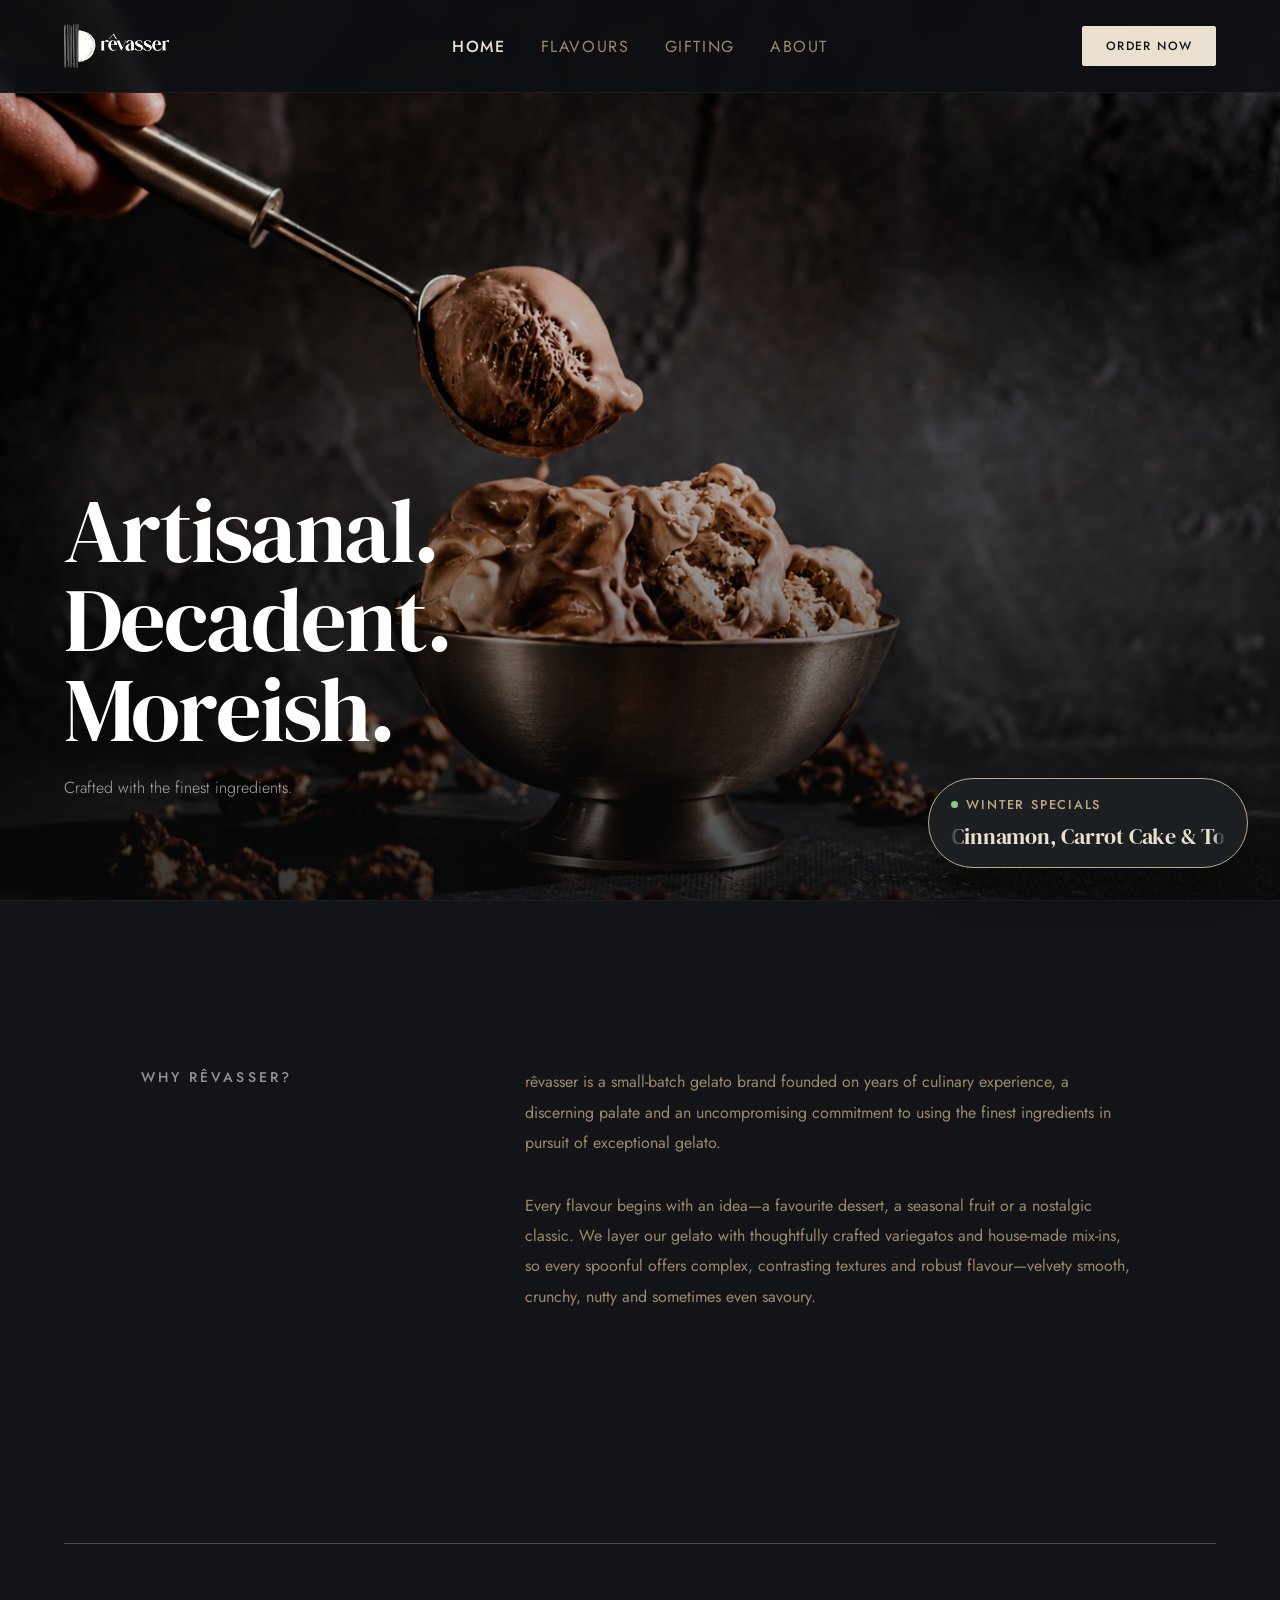
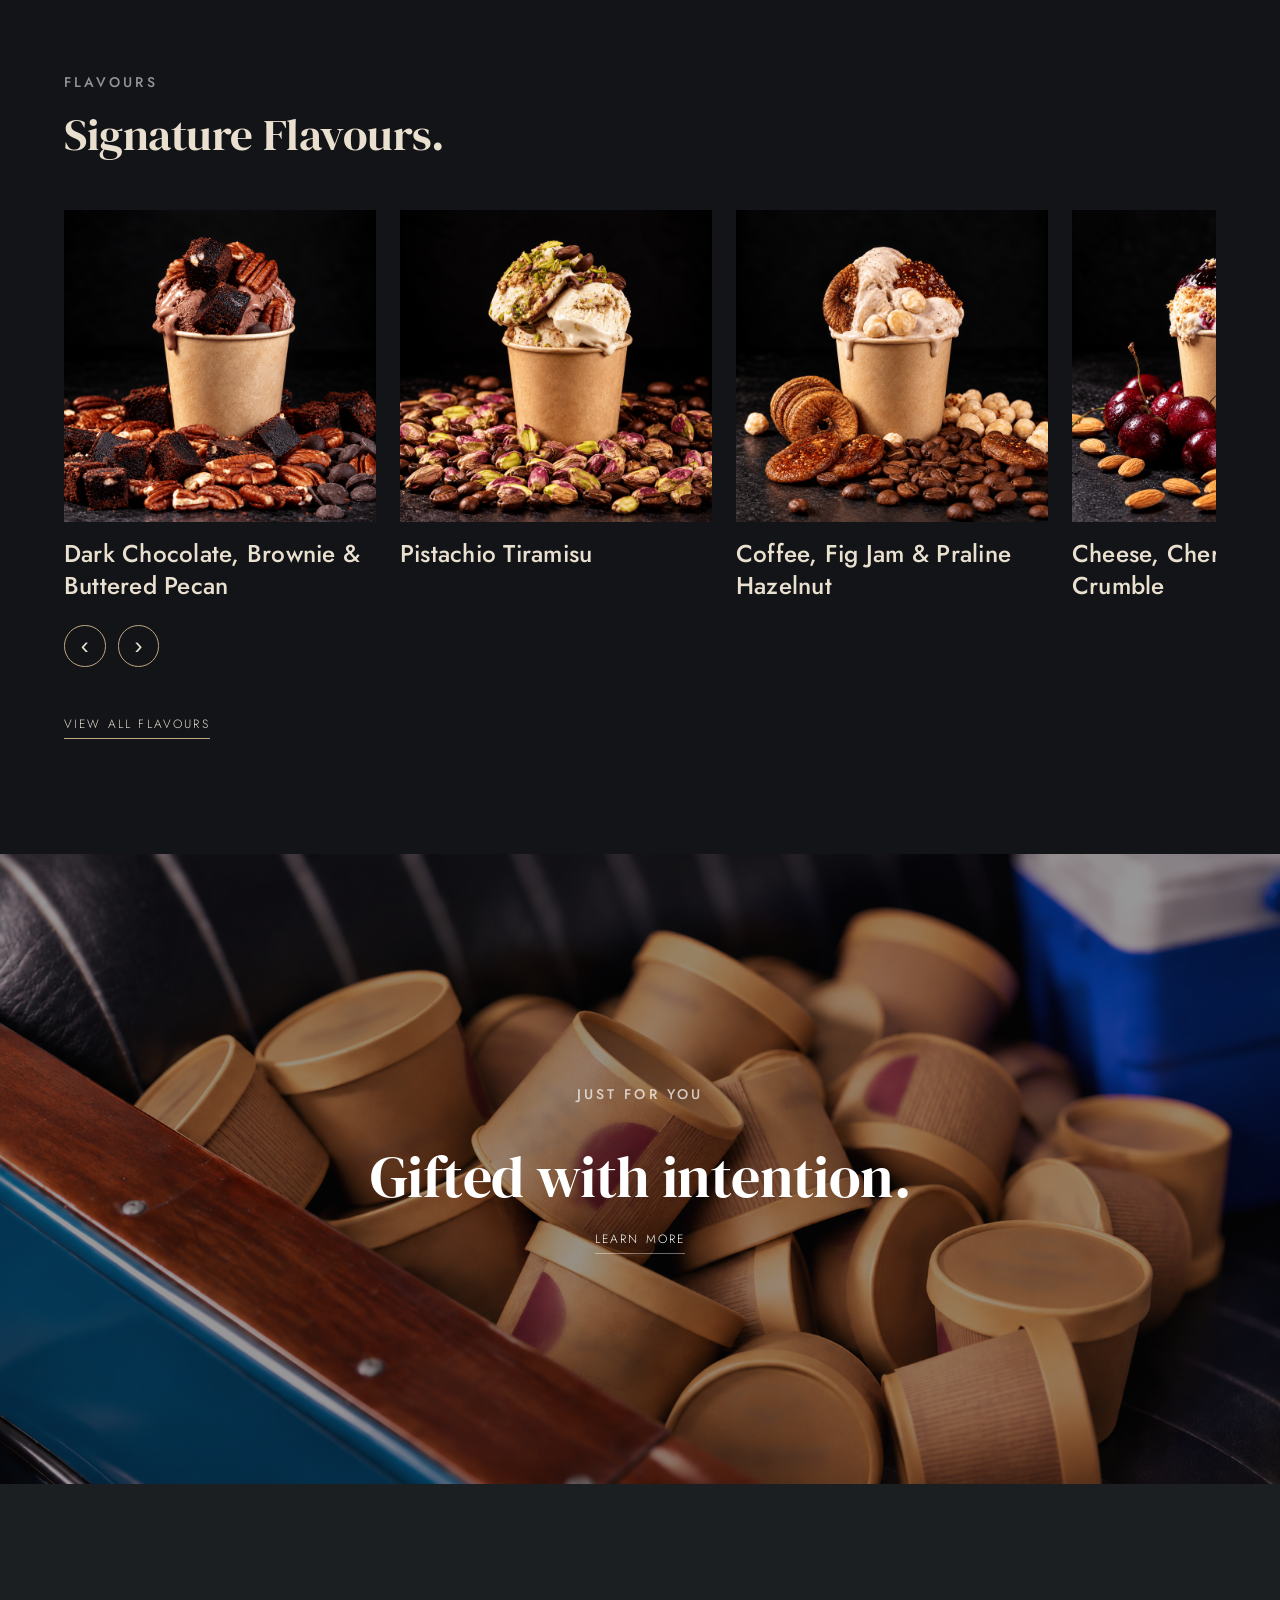
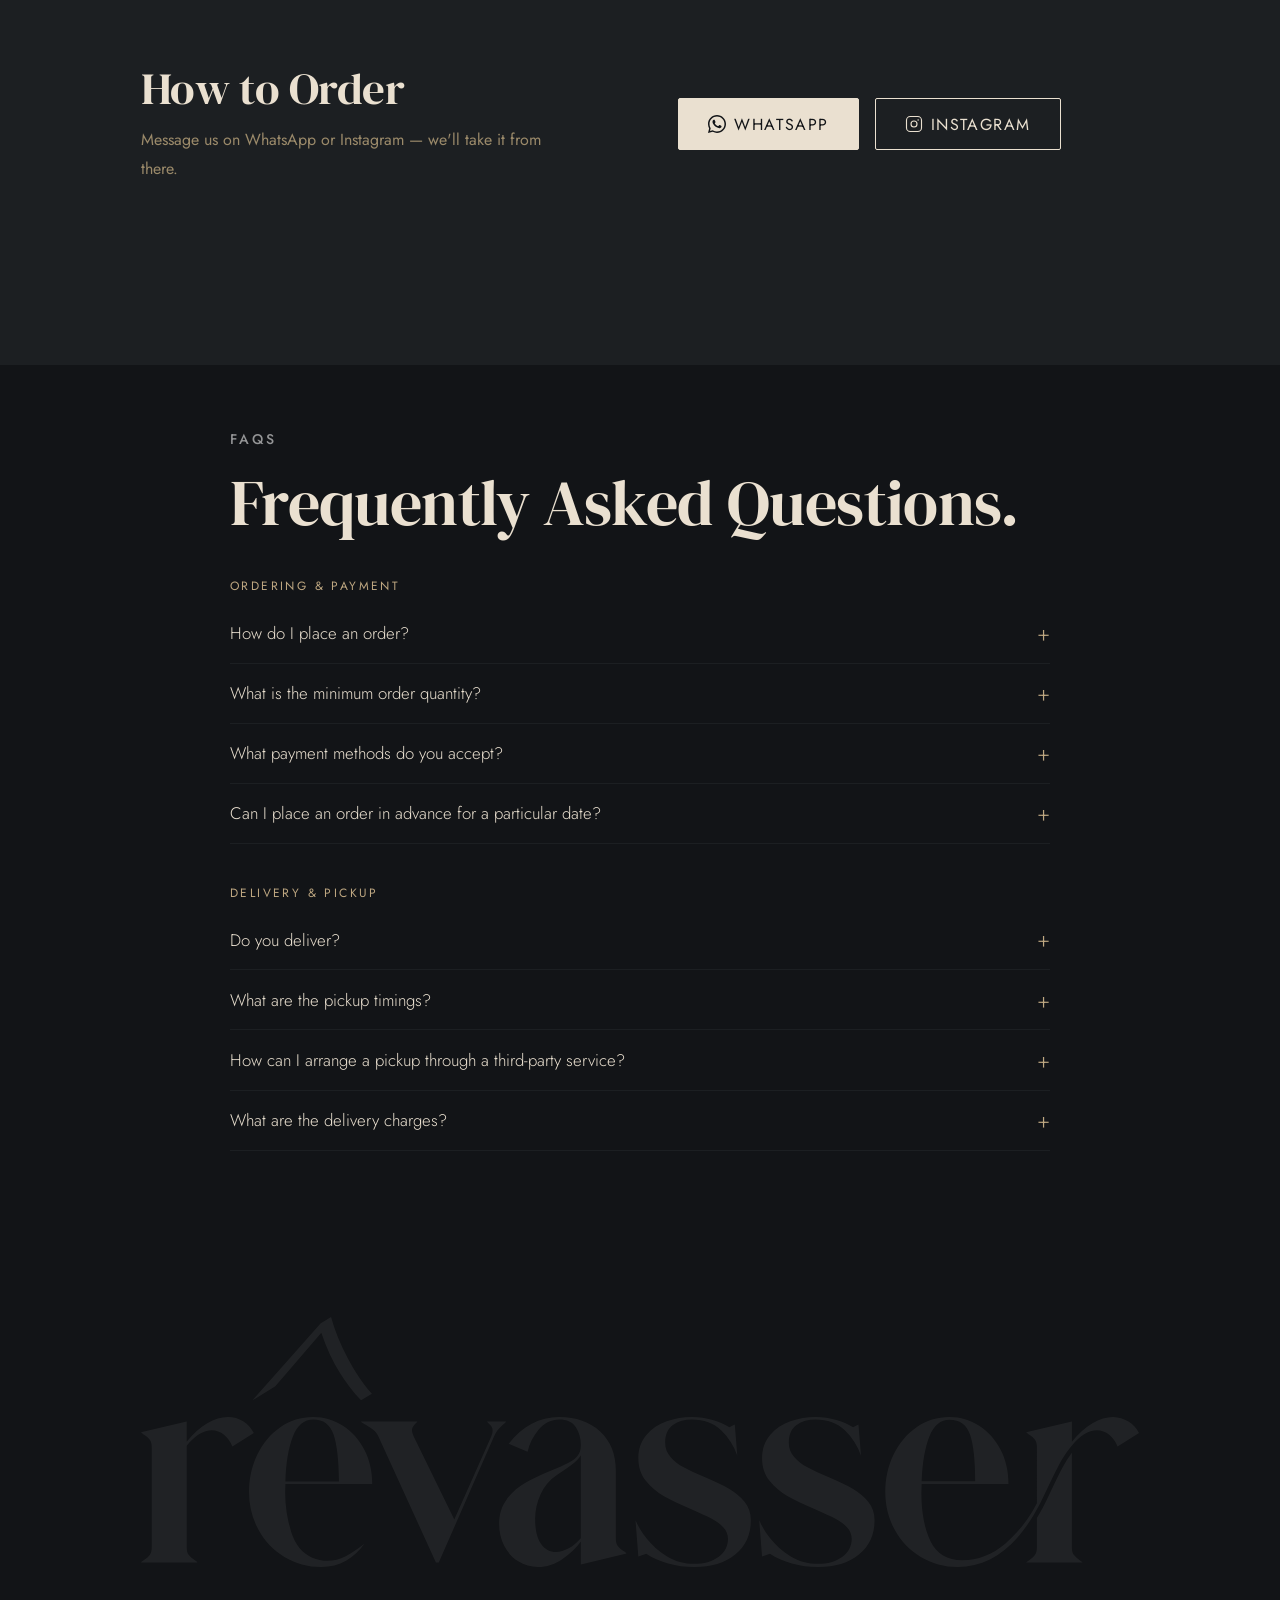
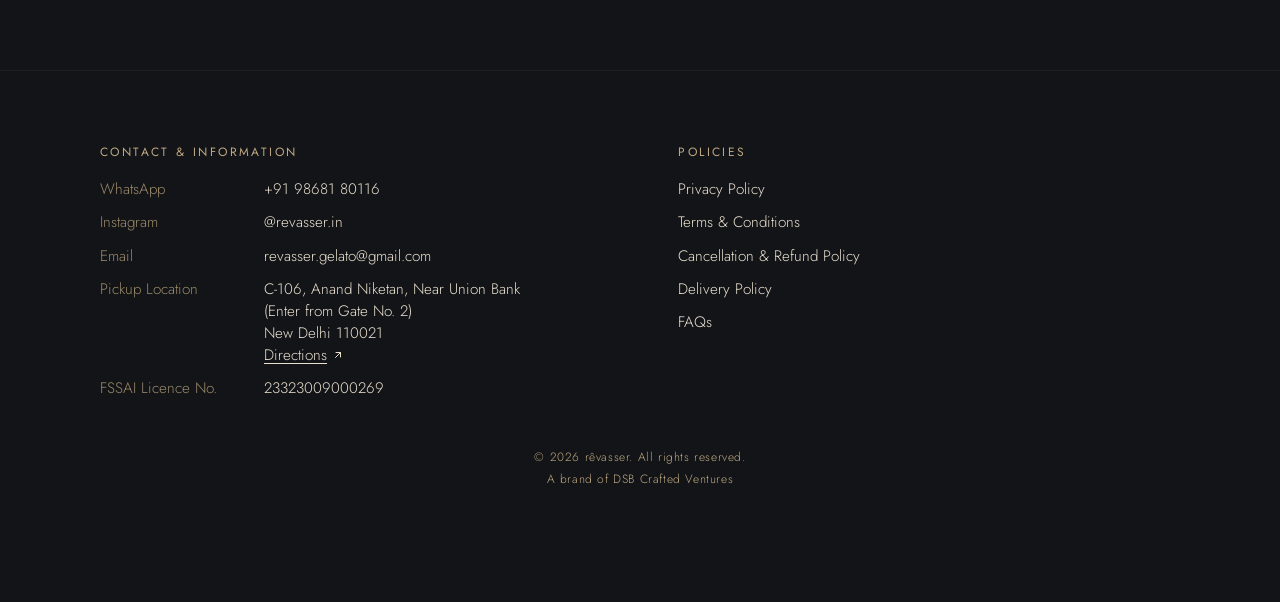
<file: index.html>
<!DOCTYPE html>
<html lang="en">
<head>
  <meta charset="UTF-8" />
  <meta name="viewport" content="width=device-width, initial-scale=1.0" />
  <title>Rêvasser — Artisanal Gelato</title>
  <link rel="preconnect" href="https://fonts.googleapis.com" />
  <link rel="preconnect" href="https://fonts.gstatic.com" crossorigin />
  <link href="https://fonts.googleapis.com/css2?family=DM+Serif+Display:ital@0;1&family=Jost:wght@300;400;500&display=swap" rel="stylesheet" />
  <link rel="stylesheet" href="style.css" />
</head>
<body>

  <!-- NAV -->
  <nav class="nav">
    <a href="index.html" class="nav__logo"><img src="images/brand_logo.svg" alt="Rêvasser" /></a>
    <div class="nav__links" id="nav-links">
      <ul class="nav__links-list">
        <li><a href="index.html" class="nav__active">Home</a></li>
        <li><a href="flavours.html">Flavours</a></li>
        <li><a href="gifting.html">Gifting</a></li>
        <li><a href="about.html">About</a></li>
      </ul>
      <div class="nav__links-footer">
        <span class="nav__links-divider" aria-hidden="true"></span>
        <div class="nav__links-ctas">
          <a href="https://wa.me/919868180116" class="btn btn--dark" target="_blank" rel="noopener">
            <svg width="18" height="18" viewBox="0 0 24 24" fill="currentColor" aria-hidden="true"><path d="M17.472 14.382c-.297-.149-1.758-.867-2.03-.967-.273-.099-.471-.148-.67.15-.197.297-.767.966-.94 1.164-.173.199-.347.223-.644.075-.297-.15-1.255-.463-2.39-1.475-.883-.788-1.48-1.761-1.653-2.059-.173-.297-.018-.458.13-.606.134-.133.298-.347.446-.52.149-.174.198-.298.298-.497.099-.198.05-.371-.025-.52-.075-.149-.669-1.612-.916-2.207-.242-.579-.487-.5-.669-.51-.173-.008-.371-.01-.57-.01-.198 0-.52.074-.792.372-.272.297-1.04 1.016-1.04 2.479 0 1.462 1.065 2.875 1.213 3.074.149.198 2.096 3.2 5.077 4.487.709.306 1.262.489 1.694.625.712.227 1.36.195 1.871.118.571-.085 1.758-.719 2.006-1.413.248-.694.248-1.289.173-1.413-.074-.124-.272-.198-.57-.347z"/><path d="M12 0C5.373 0 0 5.373 0 12c0 2.123.555 4.116 1.528 5.845L0 24l6.335-1.507A11.933 11.933 0 0012 24c6.627 0 12-5.373 12-12S18.627 0 12 0zm0 22c-1.885 0-3.652-.49-5.187-1.349l-.371-.217-3.762.895.924-3.653-.24-.384A9.959 9.959 0 012 12C2 6.477 6.477 2 12 2s10 4.477 10 10-4.477 10-10 10z"/></svg>
            WhatsApp
          </a>
          <a href="https://www.instagram.com/revasser.in/" class="btn btn--outline" target="_blank" rel="noopener">
            <svg width="18" height="18" viewBox="0 0 24 24" fill="none" stroke="currentColor" stroke-width="1.5" aria-hidden="true"><rect x="2" y="2" width="20" height="20" rx="5"/><circle cx="12" cy="12" r="4"/><circle cx="17.5" cy="6.5" r="1" fill="currentColor" stroke="none"/></svg>
            Instagram
          </a>
        </div>
      </div>
    </div>
    <div class="nav__actions">
      <a href="#order" class="nav__cta">Order Now</a>
      <button class="nav__toggle" id="nav-toggle" aria-label="Open menu" aria-expanded="false" aria-controls="nav-links">
        <span></span><span></span><span></span>
      </button>
    </div>
  </nav>
  <div class="nav__overlay" id="nav-overlay"></div>

  <!-- ─── HERO ─────────────────────────────────────────── -->
  <section class="hero">
    <div class="hero__bg">
      <img src="images/hero-home.png" alt="Rêvasser artisanal gelato" />
    </div>
    <div class="hero__overlay"></div>
    <div class="hero__content">
      <h1 class="hero__title">
        <em>Artisanal.</em><br />
        <em>Decadent.</em><br />
        <em>Moreish.</em>
      </h1>
      <p class="hero__subtitle">
        Crafted with the finest ingredients.
      </p>
    </div>
  </section>

  <!-- ─── WHY RÊVASSER (STORY) ──────────────────────────── -->
  <section class="story story--home">
    <div class="story__inner">
      <div class="story__header">
        <p class="hero__eyebrow">Why rêvasser?</p>
      </div>
      <div class="story__body">
        <p class="body-text story__text">
          rêvasser is a small-batch gelato brand founded on years of culinary experience, a discerning palate and an uncompromising commitment to using the finest ingredients in pursuit of exceptional gelato.
        </p>
        <p class="body-text story__text">
          Every flavour begins with an idea—a favourite dessert, a seasonal fruit or a nostalgic classic. We layer our gelato with thoughtfully crafted variegatos and house-made mix-ins, so every spoonful offers complex, contrasting textures and robust flavour—velvety smooth, crunchy, nutty and sometimes even savoury.
        </p>
      </div>
    </div>
  </section>

  <div class="divider" aria-hidden="true"></div>

  <!-- ─── FLAVOURS ─────────────────────────────────────── -->
  <section class="flavours" id="flavours">
    <header class="flavours__header">
      <p class="hero__eyebrow">Flavours</p>
      <h2 class="section-title">Signature <em>Flavours.</em></h2>
    </header>

    <div class="flavours__carousel">
      <ul class="flavours__track" id="flavours-track">
        <li class="flavour-card">
          <a href="flavours.html" class="flavour-card__link">
            <div class="flavour-card__img-wrap">
              <img src="images/flavour-dark-chocolate.png" alt="Dark Chocolate, Brownie & Buttered Pecan" />
              <div class="flavour-card__scrim">
                <div class="flavour-card__scrim-tags">
                  <span>Intense</span>
                  <span>Indulgent</span>
                  <span>Decadent</span>
                </div>
                <span class="flavour-card__cta">View More</span>
              </div>
            </div>
            <h3 class="flavour-card__name">Dark Chocolate, Brownie &amp; Buttered Pecan</h3>
            <p class="flavour-card__tags">Intense • Indulgent • Decadent</p>
          </a>
        </li>
        <li class="flavour-card">
          <a href="flavours.html" class="flavour-card__link">
            <div class="flavour-card__img-wrap">
              <img src="images/flavour-pistachio-tiramisu.png" alt="Pistachio Tiramisu" />
              <div class="flavour-card__scrim">
                <div class="flavour-card__scrim-tags">
                  <span>Earthy</span>
                  <span>Subtle</span>
                  <span>Nuanced</span>
                </div>
                <span class="flavour-card__cta">View More</span>
              </div>
            </div>
            <h3 class="flavour-card__name">Pistachio Tiramisu</h3>
            <p class="flavour-card__tags">Earthy • Subtle • Nuanced</p>
          </a>
        </li>
        <li class="flavour-card">
          <a href="flavours.html" class="flavour-card__link">
            <div class="flavour-card__img-wrap">
              <img src="images/flavour-coffee-fig.png" alt="Coffee, Fig Jam & Praline Hazelnut" />
              <div class="flavour-card__scrim">
                <div class="flavour-card__scrim-tags">
                  <span>Bold Brew</span>
                  <span>Indulgence</span>
                </div>
                <span class="flavour-card__cta">View More</span>
              </div>
            </div>
            <h3 class="flavour-card__name">Coffee, Fig Jam &amp; Praline Hazelnut</h3>
            <p class="flavour-card__tags">Bold Brew • Indulgence</p>
          </a>
        </li>
        <li class="flavour-card">
          <a href="flavours.html" class="flavour-card__link">
            <div class="flavour-card__img-wrap">
              <img src="images/flavour-cheese-cherry.png" alt="Cheese, Cherry & Almond Crumble" />
              <div class="flavour-card__scrim">
                <div class="flavour-card__scrim-tags">
                  <span>Sweet</span>
                  <span>Savoury</span>
                  <span>Tart</span>
                </div>
                <span class="flavour-card__cta">View More</span>
              </div>
            </div>
            <h3 class="flavour-card__name">Cheese, Cherry &amp; Almond Crumble</h3>
            <p class="flavour-card__tags">Sweet • Savoury • Tart</p>
          </a>
        </li>
        <li class="flavour-card">
          <a href="flavours.html" class="flavour-card__link">
            <div class="flavour-card__img-wrap">
              <img src="images/flavour-vanilla.png" alt="Chocolate, Blueberry & Toasted Almonds" />
              <div class="flavour-card__scrim">
                <div class="flavour-card__scrim-tags">
                  <span>Velvety</span>
                  <span>Robust</span>
                  <span>Refined</span>
                </div>
                <span class="flavour-card__cta">View More</span>
              </div>
            </div>
            <h3 class="flavour-card__name">Chocolate, Blueberry &amp; Toasted Almonds</h3>
            <p class="flavour-card__tags">Velvety • Robust • Refined</p>
          </a>
        </li>
      </ul>

      <div class="flavours__arrows">
        <button type="button" class="flavours__arrow flavours__arrow--prev" id="flavours-prev" aria-label="Previous flavours">‹</button>
        <button type="button" class="flavours__arrow flavours__arrow--next" id="flavours-next" aria-label="Next flavours">›</button>
      </div>
    </div>

    <a href="flavours.html" class="hero__cta flavours__view-all">View all flavours</a>
  </section>

  <!-- ─── GIFTING TEASER ("JUST FOR YOU") ───────────────── -->
  <section class="gift-teaser">
    <div class="gift-teaser__bg">
      <img src="images/home-gift-teaser.png" alt="Rêvasser gelato gifting" />
    </div>
    <div class="gift-teaser__overlay"></div>
    <div class="gift-teaser__content">
      <p class="hero__eyebrow">Just for you</p>
      <h2 class="section-title gift-teaser__title"><em>Gifted with intention.</em></h2>
      <a href="gifting.html" class="hero__cta">Learn more</a>
    </div>
  </section>

  <!-- ─── HOW TO ORDER ─────────────────────────────────── -->
  <section class="order order--split" id="order">
    <div class="order__inner">
      <header class="order__header">
        <h2 class="section-title">How to Order</h2>
        <p class="body-text">Message us on WhatsApp or Instagram — we'll take it from there.</p>
      </header>

      <div class="order__ctas">
        <a href="https://wa.me/919868180116" class="btn btn--dark" target="_blank" rel="noopener">
          <svg width="18" height="18" viewBox="0 0 24 24" fill="currentColor" aria-hidden="true"><path d="M17.472 14.382c-.297-.149-1.758-.867-2.03-.967-.273-.099-.471-.148-.67.15-.197.297-.767.966-.94 1.164-.173.199-.347.223-.644.075-.297-.15-1.255-.463-2.39-1.475-.883-.788-1.48-1.761-1.653-2.059-.173-.297-.018-.458.13-.606.134-.133.298-.347.446-.52.149-.174.198-.298.298-.497.099-.198.05-.371-.025-.52-.075-.149-.669-1.612-.916-2.207-.242-.579-.487-.5-.669-.51-.173-.008-.371-.01-.57-.01-.198 0-.52.074-.792.372-.272.297-1.04 1.016-1.04 2.479 0 1.462 1.065 2.875 1.213 3.074.149.198 2.096 3.2 5.077 4.487.709.306 1.262.489 1.694.625.712.227 1.36.195 1.871.118.571-.085 1.758-.719 2.006-1.413.248-.694.248-1.289.173-1.413-.074-.124-.272-.198-.57-.347z"/><path d="M12 0C5.373 0 0 5.373 0 12c0 2.123.555 4.116 1.528 5.845L0 24l6.335-1.507A11.933 11.933 0 0012 24c6.627 0 12-5.373 12-12S18.627 0 12 0zm0 22c-1.885 0-3.652-.49-5.187-1.349l-.371-.217-3.762.895.924-3.653-.24-.384A9.959 9.959 0 012 12C2 6.477 6.477 2 12 2s10 4.477 10 10-4.477 10-10 10z"/></svg>
          WhatsApp
        </a>
        <a href="https://www.instagram.com/revasser.in/" class="btn btn--outline" target="_blank" rel="noopener">
          <svg width="18" height="18" viewBox="0 0 24 24" fill="none" stroke="currentColor" stroke-width="1.5" aria-hidden="true"><rect x="2" y="2" width="20" height="20" rx="5"/><circle cx="12" cy="12" r="4"/><circle cx="17.5" cy="6.5" r="1" fill="currentColor" stroke="none"/></svg>
          Instagram
        </a>
      </div>
    </div>
  </section>

  <!-- ─── FAQ ──────────────────────────────────────────── -->
  <section class="faq" id="faq">
    <div class="faq__inner">
      <header class="faq__header">
        <p class="hero__eyebrow">FAQs</p>
        <h2 class="section-title">Frequently Asked <em>Questions.</em></h2>
      </header>
      <div class="faq__group">
        <h3 class="faq__group-title">Ordering &amp; Payment</h3>
        <details class="faq__item">
          <summary class="faq__q">How do I place an order?</summary>
          <div class="faq__a">
            <p class="body-text">Simply get in touch with us on <a href="https://wa.me/919868180116" target="_blank" rel="noopener">98681 80116</a>, and we'll take it from there.</p>
          </div>
        </details>
        <details class="faq__item">
          <summary class="faq__q">What is the minimum order quantity?</summary>
          <div class="faq__a">
            <p class="body-text">For deliveries, the minimum order is two tubs. For self-pickup, you can collect even a single tub.</p>
          </div>
        </details>
        <details class="faq__item">
          <summary class="faq__q">What payment methods do you accept?</summary>
          <div class="faq__a">
            <p class="body-text">We currently accept payments via UPI.</p>
          </div>
        </details>
        <details class="faq__item">
          <summary class="faq__q">Can I place an order in advance for a particular date?</summary>
          <div class="faq__a">
            <p class="body-text">Yes, you can place an order in advance for a specific date. We usually have stock available, but a little advance notice is always appreciated.</p>
          </div>
        </details>
      </div>
      <div class="faq__group">
        <h3 class="faq__group-title">Delivery &amp; Pickup</h3>
        <details class="faq__item">
          <summary class="faq__q">Do you deliver?</summary>
          <div class="faq__a">
            <p class="body-text">We try to accommodate deliveries within an approximate 10 km radius. For locations beyond our regular delivery radius, we recommend arranging a pickup through third-party services such as WeFast, Uber or Rapido.</p>
            <p class="body-text">All our gelato is carefully packed with ice packs to help keep it frozen during transit.</p>
          </div>
        </details>
        <details class="faq__item">
          <summary class="faq__q">What are the pickup timings?</summary>
          <div class="faq__a">
            <p class="body-text">Pickup is available daily between 11:00 AM and 6:00 PM.</p>
          </div>
        </details>
        <details class="faq__item">
          <summary class="faq__q">How can I arrange a pickup through a third-party service?</summary>
          <div class="faq__a">
            <p class="body-text">You can arrange a collection through WeFast, Uber, Rapido or any other suitable third-party service. We recommend using these services for convenient collection.</p>
          </div>
        </details>
        <details class="faq__item">
          <summary class="faq__q">What are the delivery charges?</summary>
          <div class="faq__a">
            <p class="body-text">Delivery charges are additional and will be charged as per actuals, depending on the location and delivery service.</p>
          </div>
        </details>
      </div>
    </div>
  </section>

  <!-- ─── RÊVASSER BANNER ──────────────────────────────── -->
  <section class="wordmark" aria-hidden="true">
    <img class="wordmark__img" src="images/brand_wordmark.svg" alt="" />
  </section>

  <!-- ─── FOOTER ───────────────────────────────────────── -->
  <footer class="footer">
    <div class="footer__grid">
      <div class="footer__col">
        <h3 class="footer__heading">Contact &amp; Information</h3>
        <ul class="footer__list">
          <li><span class="footer__label">WhatsApp</span><a href="https://wa.me/919868180116" target="_blank" rel="noopener">+91 98681 80116</a></li>
          <li><span class="footer__label">Instagram</span><a href="https://www.instagram.com/revasser.in/" target="_blank" rel="noopener">@revasser.in</a></li>
          <li><span class="footer__label">Email</span><a href="mailto:revasser.gelato@gmail.com">revasser.gelato@gmail.com</a></li>
          <li><span class="footer__label">Pickup Location</span><span>C-106, Anand Niketan, Near Union Bank<br />(Enter from Gate No. 2)<br />New Delhi 110021<br /><a href="https://maps.app.goo.gl/SeJnaY1CPPLuA5N87" target="_blank" class="footer__directions" rel="noopener">Directions<svg aria-hidden="true" width="12" height="12" viewBox="0 0 24 24" fill="none" stroke="currentColor" stroke-width="2" stroke-linecap="round" stroke-linejoin="round"><path d="M7 17 17 7"/><path d="M8 7h9v9"/></svg></a></span></li>
          <li><span class="footer__label">FSSAI Licence No.</span><span>23323009000269</span></li>
        </ul>
      </div>
      <div class="footer__col">
        <h3 class="footer__heading">Policies</h3>
        <ul class="footer__list">
          <li><a href="privacy.html">Privacy Policy</a></li>
          <li><a href="terms.html">Terms &amp; Conditions</a></li>
          <li><a href="cancellation-refund.html">Cancellation &amp; Refund Policy</a></li>
          <li><a href="#">Delivery Policy</a></li>
          <li><a href="index.html#faq">FAQs</a></li>
        </ul>
      </div>
    </div>
    <p class="footer__copy">&copy; 2026 rêvasser. All rights reserved.<br />A brand of DSB Crafted Ventures</p>
  </footer>

  <!-- ─── CHURN BANNER ───────────────────────────────────
       Optional, floating pill ticker. Delete this whole block when
       nothing is currently churning — it sits outside document flow
       (position: fixed), so removing it leaves no gap. Update the
       flavour names below, or remove entries, whenever what's
       churning changes. ─────────── -->
  <div class="churn-banner" id="churn-banner">
    <div class="churn-banner__label">
      <span class="churn-banner__dot" aria-hidden="true"></span>
      Winter Specials
    </div>
    <div class="churn-banner__ticker">
      <div class="churn-banner__track" id="churn-banner-track">
        <span class="churn-banner__item">Cinnamon, Carrot Cake &amp; Toasted Walnuts — ₹800</span>
        <span class="churn-banner__item">Sticky Toffee Pudding with Pecans &amp; Coffee — ₹800</span>
      </div>
    </div>
  </div>

  <script>
    const navToggle = document.getElementById('nav-toggle');
    const navLinks = document.getElementById('nav-links');
    const navOverlay = document.getElementById('nav-overlay');

    function closeMenu() {
      navToggle.setAttribute('aria-expanded', 'false');
      navLinks.classList.remove('is-open');
      navOverlay.classList.remove('is-open');
    }

    navToggle.addEventListener('click', () => {
      const isOpen = navLinks.classList.toggle('is-open');
      navToggle.setAttribute('aria-expanded', String(isOpen));
      navOverlay.classList.toggle('is-open', isOpen);
    });

    navOverlay.addEventListener('click', closeMenu);
    navLinks.querySelectorAll('a').forEach((link) => link.addEventListener('click', closeMenu));

    const flavoursTrack = document.getElementById('flavours-track');
    const flavoursPrev = document.getElementById('flavours-prev');
    const flavoursNext = document.getElementById('flavours-next');
    if (flavoursTrack && flavoursPrev && flavoursNext) {
      const scrollByCard = (dir) => {
        const card = flavoursTrack.querySelector('.flavour-card');
        const amount = card ? card.getBoundingClientRect().width + 24 : 300;
        flavoursTrack.scrollBy({ left: dir * amount, behavior: 'smooth' });
      };
      flavoursPrev.addEventListener('click', () => scrollByCard(-1));
      flavoursNext.addEventListener('click', () => scrollByCard(1));
    }

    const churnTrack = document.getElementById('churn-banner-track');
    if (churnTrack && churnTrack.children.length > 1) {
      Array.from(churnTrack.children).forEach((item) => churnTrack.appendChild(item.cloneNode(true)));
      churnTrack.classList.add('is-scrolling');
    }
  </script>
</body>
</html>
</file>
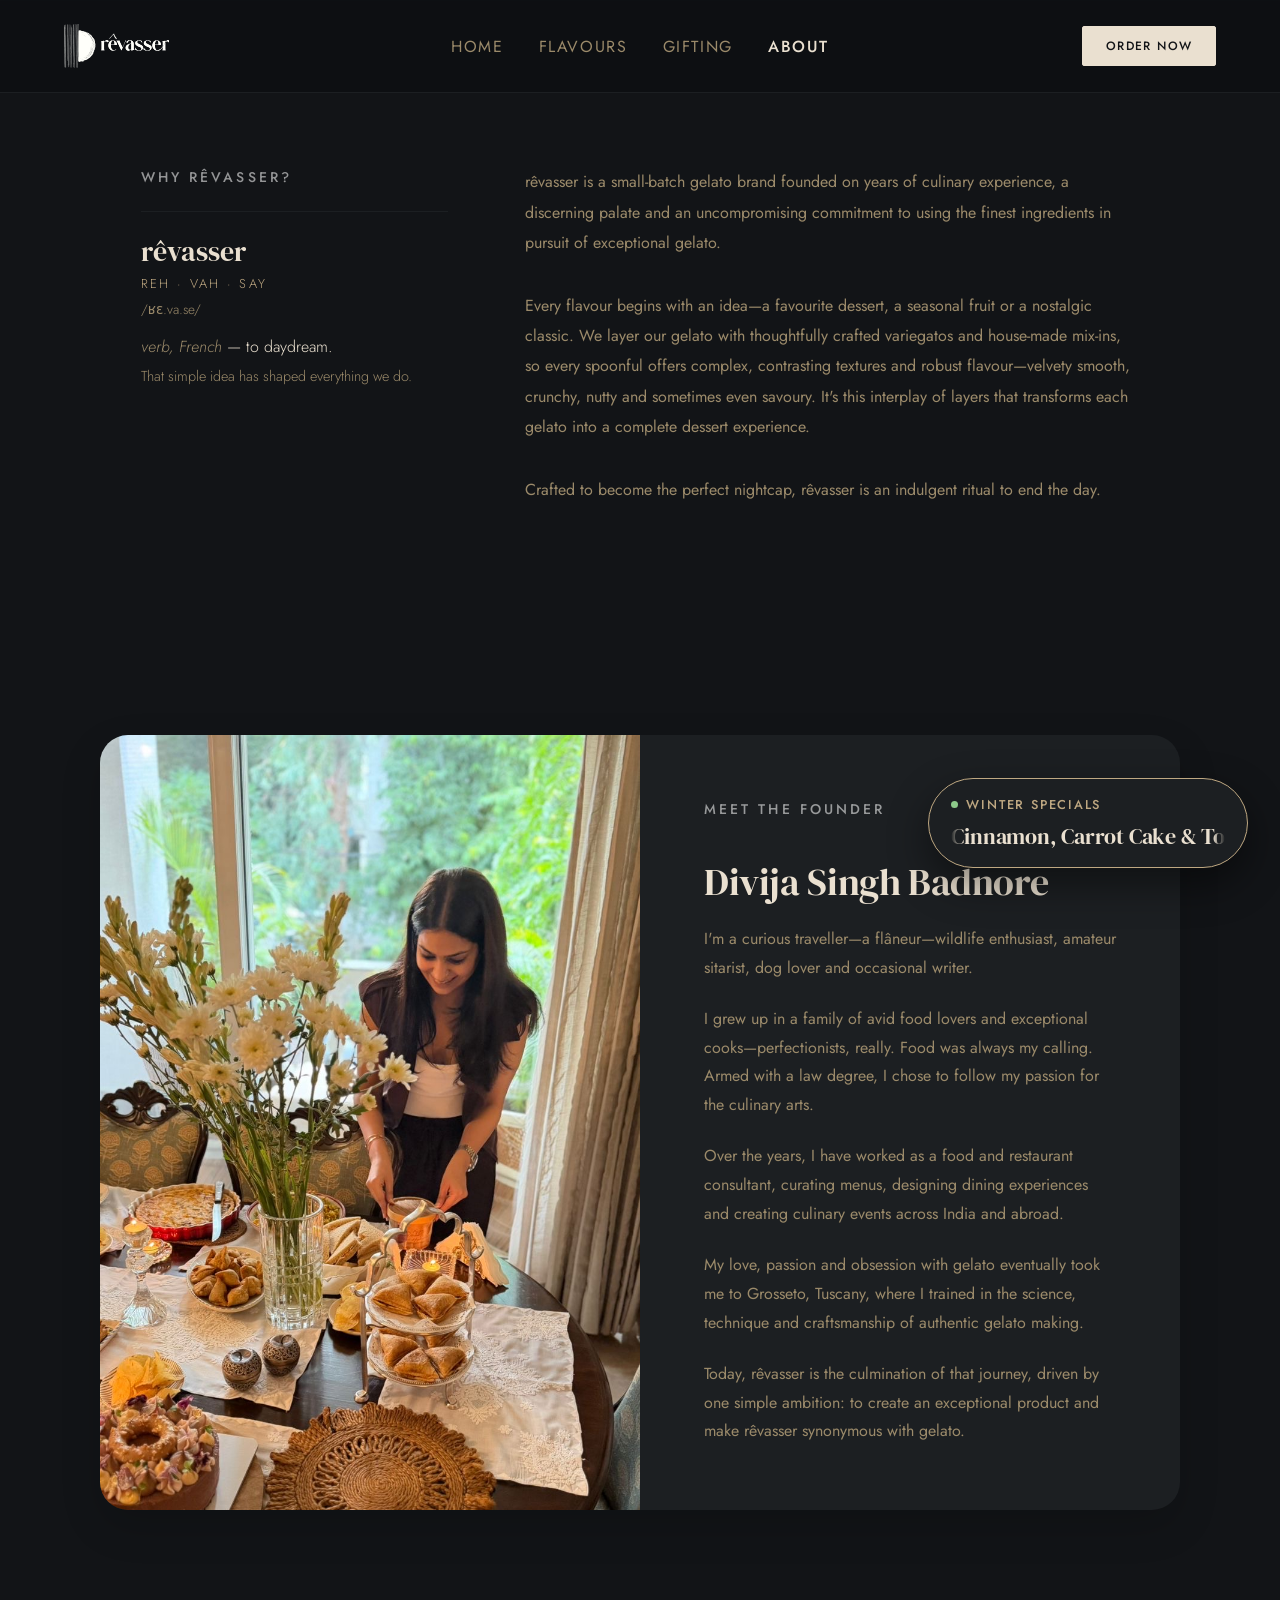
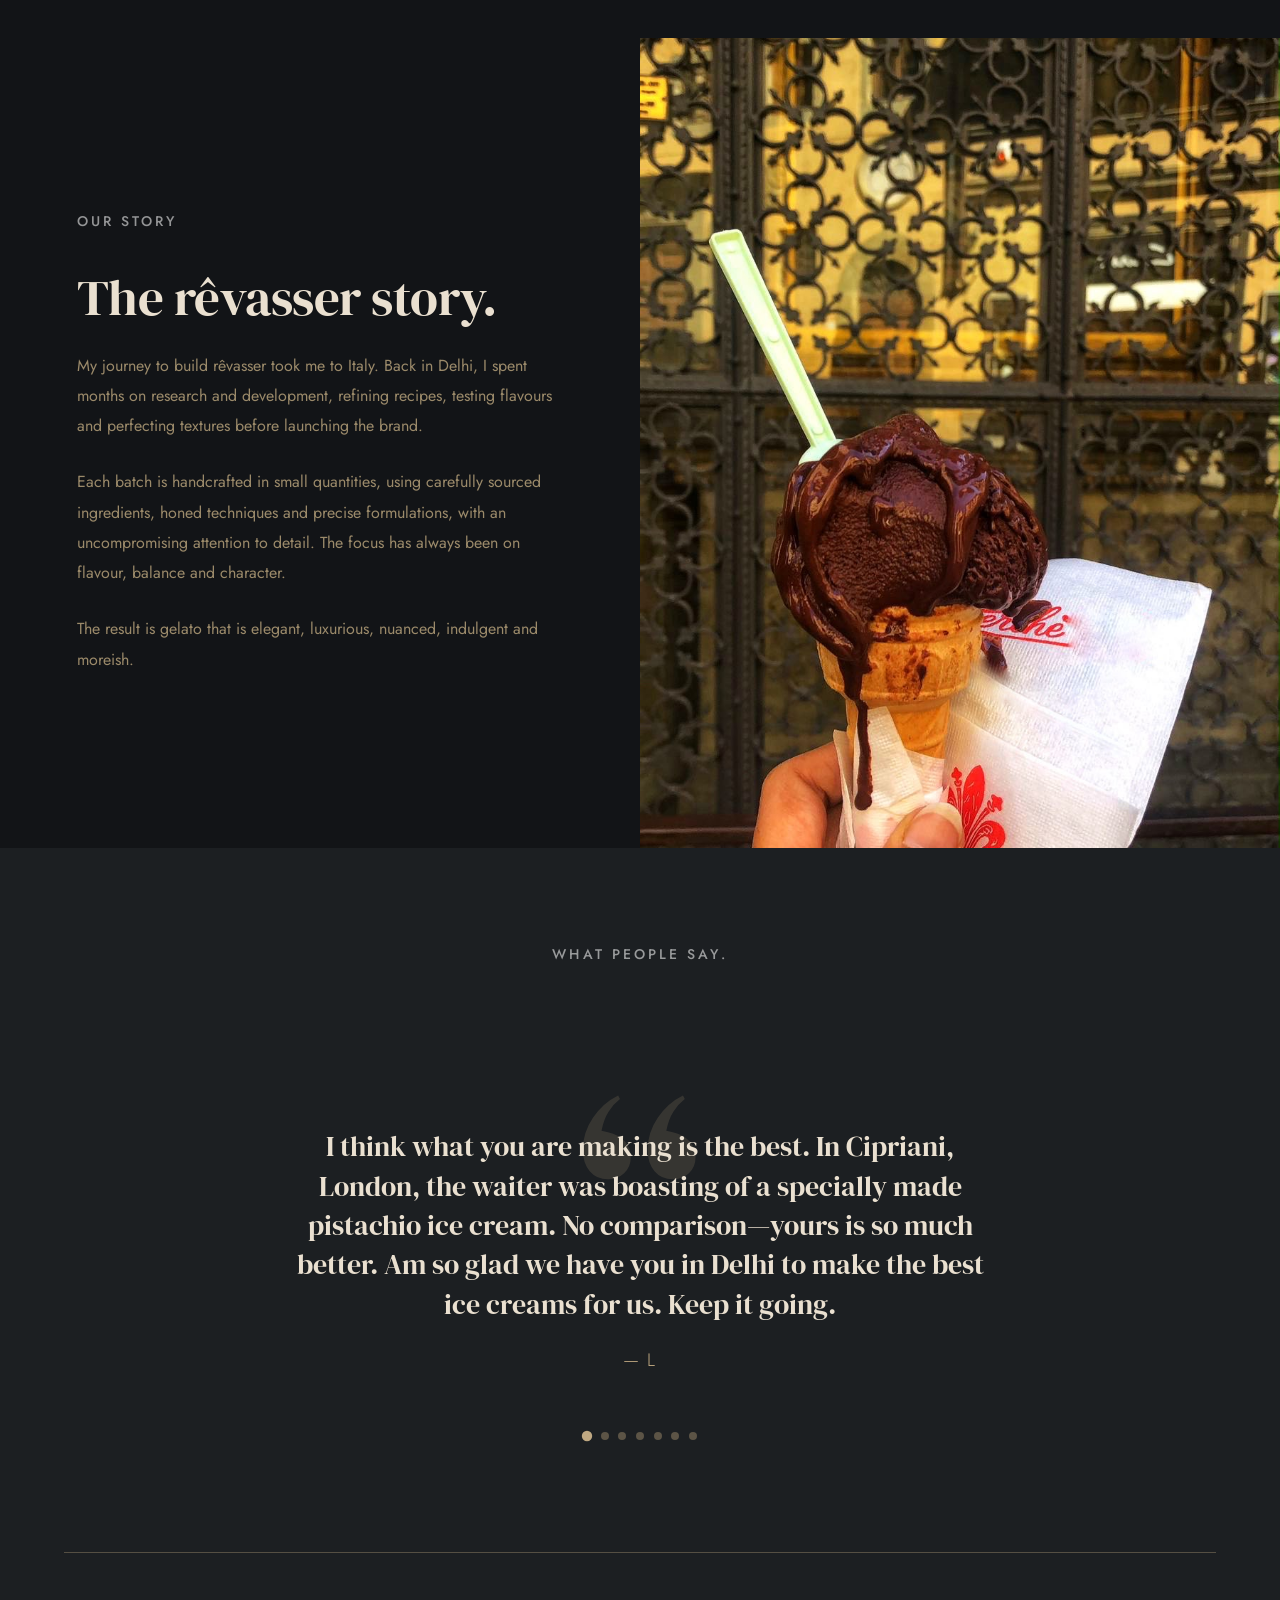
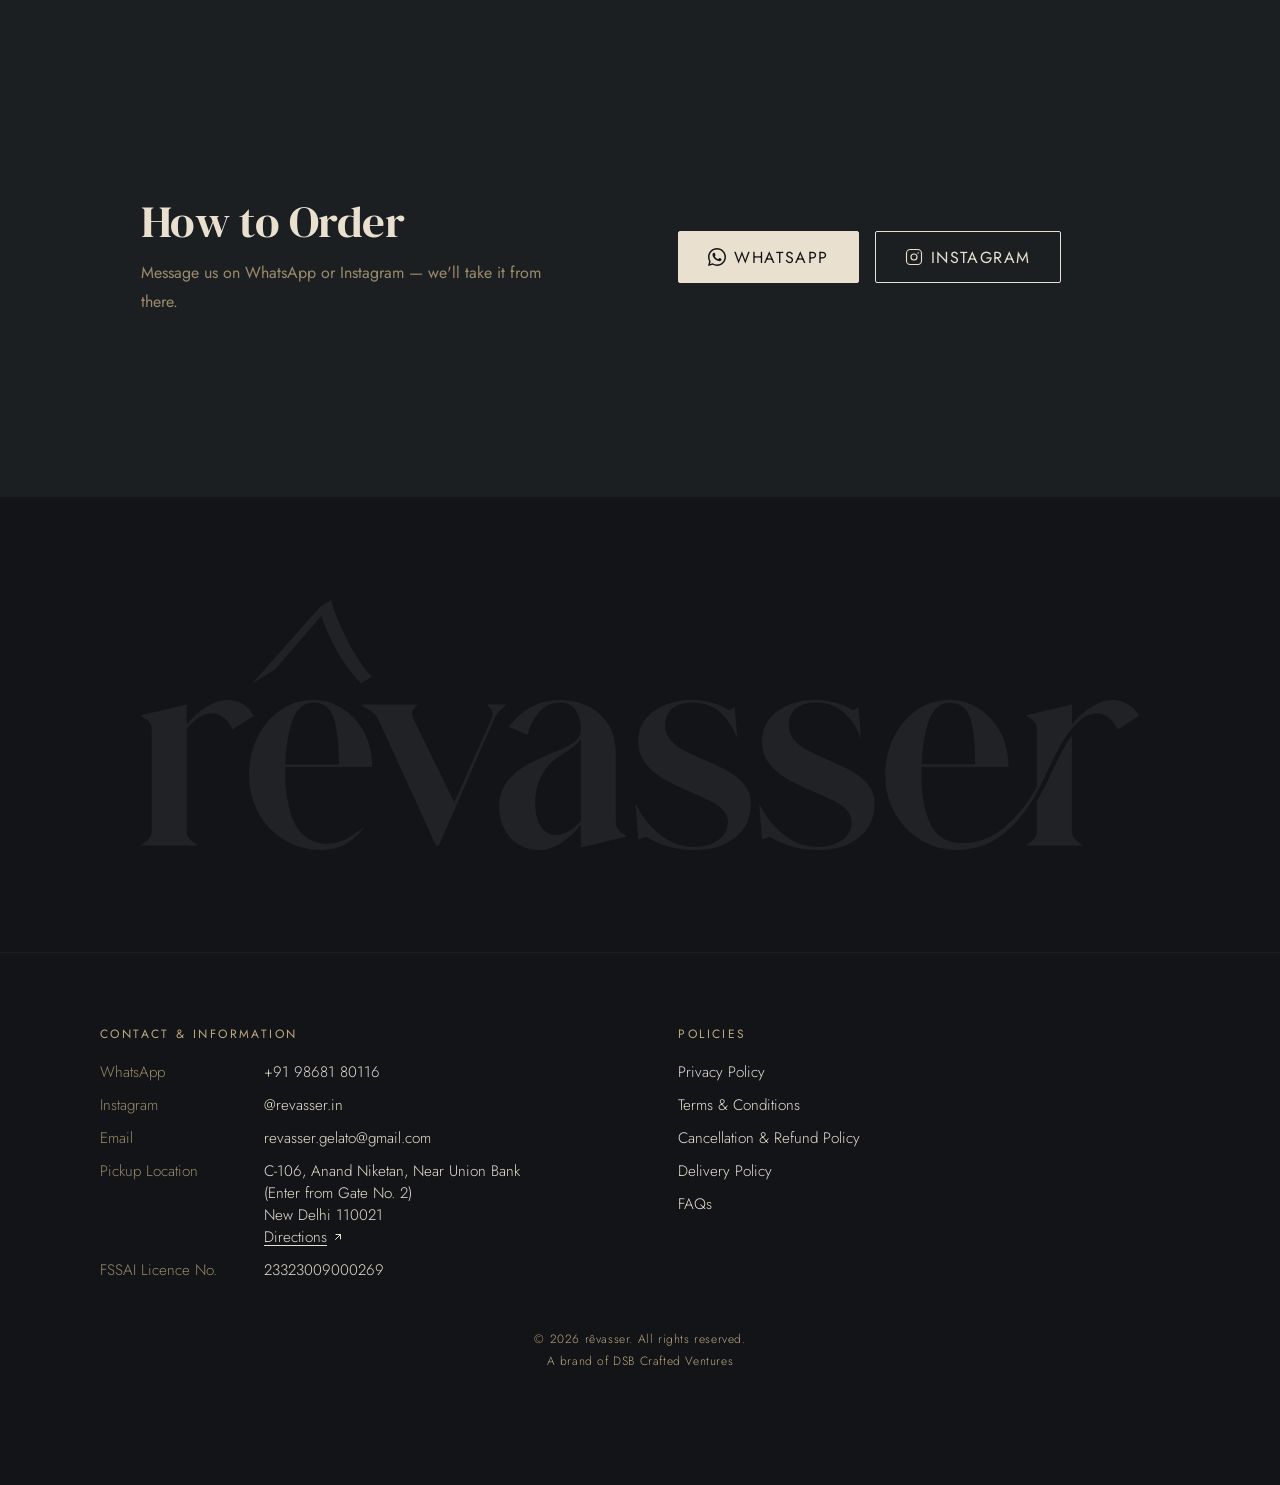
<file: about.html>
<!DOCTYPE html>
<html lang="en">
<head>
  <meta charset="UTF-8" />
  <meta name="viewport" content="width=device-width, initial-scale=1.0" />
  <title>About — Rêvasser</title>
  <link rel="preconnect" href="https://fonts.googleapis.com" />
  <link rel="preconnect" href="https://fonts.gstatic.com" crossorigin />
  <link href="https://fonts.googleapis.com/css2?family=DM+Serif+Display:ital@0;1&family=Jost:wght@300;400;500&display=swap" rel="stylesheet" />
  <link rel="stylesheet" href="style.css" />
</head>
<body>

  <!-- NAV -->
  <nav class="nav">
    <a href="index.html" class="nav__logo"><img src="images/brand_logo.svg" alt="Rêvasser" /></a>
    <div class="nav__links" id="nav-links">
      <ul class="nav__links-list">
        <li><a href="index.html">Home</a></li>
        <li><a href="flavours.html">Flavours</a></li>
        <li><a href="gifting.html">Gifting</a></li>
        <li><a href="about.html" class="nav__active">About</a></li>
      </ul>
      <div class="nav__links-footer">
        <span class="nav__links-divider" aria-hidden="true"></span>
        <div class="nav__links-ctas">
          <a href="https://wa.me/919868180116" class="btn btn--dark" target="_blank" rel="noopener">
            <svg width="18" height="18" viewBox="0 0 24 24" fill="currentColor" aria-hidden="true"><path d="M17.472 14.382c-.297-.149-1.758-.867-2.03-.967-.273-.099-.471-.148-.67.15-.197.297-.767.966-.94 1.164-.173.199-.347.223-.644.075-.297-.15-1.255-.463-2.39-1.475-.883-.788-1.48-1.761-1.653-2.059-.173-.297-.018-.458.13-.606.134-.133.298-.347.446-.52.149-.174.198-.298.298-.497.099-.198.05-.371-.025-.52-.075-.149-.669-1.612-.916-2.207-.242-.579-.487-.5-.669-.51-.173-.008-.371-.01-.57-.01-.198 0-.52.074-.792.372-.272.297-1.04 1.016-1.04 2.479 0 1.462 1.065 2.875 1.213 3.074.149.198 2.096 3.2 5.077 4.487.709.306 1.262.489 1.694.625.712.227 1.36.195 1.871.118.571-.085 1.758-.719 2.006-1.413.248-.694.248-1.289.173-1.413-.074-.124-.272-.198-.57-.347z"/><path d="M12 0C5.373 0 0 5.373 0 12c0 2.123.555 4.116 1.528 5.845L0 24l6.335-1.507A11.933 11.933 0 0012 24c6.627 0 12-5.373 12-12S18.627 0 12 0zm0 22c-1.885 0-3.652-.49-5.187-1.349l-.371-.217-3.762.895.924-3.653-.24-.384A9.959 9.959 0 012 12C2 6.477 6.477 2 12 2s10 4.477 10 10-4.477 10-10 10z"/></svg>
            WhatsApp
          </a>
          <a href="https://www.instagram.com/revasser.in/" class="btn btn--outline" target="_blank" rel="noopener">
            <svg width="18" height="18" viewBox="0 0 24 24" fill="none" stroke="currentColor" stroke-width="1.5" aria-hidden="true"><rect x="2" y="2" width="20" height="20" rx="5"/><circle cx="12" cy="12" r="4"/><circle cx="17.5" cy="6.5" r="1" fill="currentColor" stroke="none"/></svg>
            Instagram
          </a>
        </div>
      </div>
    </div>
    <div class="nav__actions">
      <a href="#order" class="nav__cta">Order Now</a>
      <button class="nav__toggle" id="nav-toggle" aria-label="Open menu" aria-expanded="false" aria-controls="nav-links">
        <span></span><span></span><span></span>
      </button>
    </div>
  </nav>
  <div class="nav__overlay" id="nav-overlay"></div>

  <!-- ─── WHY RÊVASSER ─────────────────────────────────── -->
  <section class="story story--home">
    <div class="story__inner">
      <div class="story__header">
        <p class="hero__eyebrow">Why rêvasser?</p>
        <aside class="definition" aria-label="Meaning of rêvasser">
          <p class="definition__word">rêvasser</p>
          <p class="definition__say">reh · vah · say</p>
          <p class="definition__ipa">/ʁɛ.va.se/</p>
          <p class="definition__meaning"><span>verb, French</span> — to daydream.</p>
          <p class="definition__note">That simple idea has shaped everything we do.</p>
        </aside>
      </div>
      <div class="story__body">
        <p class="body-text story__text">
          rêvasser is a small-batch gelato brand founded on years of culinary experience, a discerning palate and an uncompromising commitment to using the finest ingredients in pursuit of exceptional gelato.
        </p>
        <p class="body-text story__text">
          Every flavour begins with an idea—a favourite dessert, a seasonal fruit or a nostalgic classic. We layer our gelato with thoughtfully crafted variegatos and house-made mix-ins, so every spoonful offers complex, contrasting textures and robust flavour—velvety smooth, crunchy, nutty and sometimes even savoury. It's this interplay of layers that transforms each gelato into a complete dessert experience.
        </p>
        <p class="body-text story__text">
          Crafted to become the perfect nightcap, rêvasser is an indulgent ritual to end the day.
        </p>
      </div>
    </div>
  </section>

  <!-- ─── ABOUT THE FOUNDER ────────────────────────────── -->
  <section class="founder">
    <div class="founder__inner">
      <div class="founder__image-wrap">
        <img src="images/gift-table-setting.jpg" alt="Divija Singh Badnore, founder of Rêvasser" />
      </div>
      <div class="founder__text">
        <p class="hero__eyebrow">Meet the Founder</p>
        <h2 class="section-title founder__name">Divija Singh <em>Badnore</em></h2>
        <p class="body-text founder__story">
          I'm a curious traveller—a flâneur—wildlife enthusiast, amateur sitarist, dog lover and occasional writer.
        </p>
        <p class="body-text founder__story">
          I grew up in a family of avid food lovers and exceptional cooks—perfectionists, really. Food was always my calling. Armed with a law degree, I chose to follow my passion for the culinary arts.
        </p>
        <p class="body-text founder__story">
          Over the years, I have worked as a food and restaurant consultant, curating menus, designing dining experiences and creating culinary events across India and abroad.
        </p>
        <p class="body-text founder__story">
          My love, passion and obsession with gelato eventually took me to Grosseto, Tuscany, where I trained in the science, technique and craftsmanship of authentic gelato making.
        </p>
        <p class="body-text founder__story">
          Today, rêvasser is the culmination of that journey, driven by one simple ambition: to create an exceptional product and make rêvasser synonymous with gelato.
        </p>
      </div>
    </div>
  </section>

  <!-- ─── THE RÊVASSER STORY ───────────────────────────── -->
  <section class="split">
    <div class="split__text">
      <p class="hero__eyebrow">Our Story</p>
      <h2 class="section-title split__title">The rêvasser <em>story.</em></h2>
      <p class="body-text split__copy">
        My journey to build rêvasser took me to Italy. Back in Delhi, I spent months on research and development, refining recipes, testing flavours and perfecting textures before launching the brand.
      </p>
      <p class="body-text split__copy">
        Each batch is handcrafted in small quantities, using carefully sourced ingredients, honed techniques and precise formulations, with an uncompromising attention to detail. The focus has always been on flavour, balance and character.
      </p>
      <p class="body-text split__copy">
        The result is gelato that is elegant, luxurious, nuanced, indulgent and moreish.
      </p>
    </div>
    <div class="split__media">
      <img src="images/gift-chocolate-cone.jpg" alt="Chocolate gelato cone in Italy" loading="lazy" />
    </div>
  </section>

  <!-- ─── TESTIMONIALS ─────────────────────────────────── -->
  <section class="testimonials">
    <p class="hero__eyebrow testimonials__heading">What people say.</p>
    <div class="testimonials__bottom">
      <div class="testimonials__carousel" id="testimonials-carousel">
        <span class="testimonials__quote-mark" aria-hidden="true">&#8220;</span>
        <blockquote class="testimonial is-active">
          <p class="testimonial__quote">I think what you are making is the best. In Cipriani, London, the waiter was boasting of a specially made pistachio ice cream. No comparison—yours is so much better. Am so glad we have you in Delhi to make the best ice creams for us. Keep it going.</p>
          <footer class="testimonial__attr">— L</footer>
        </blockquote>
        <blockquote class="testimonial">
          <p class="testimonial__quote">Absolutely terrific! Yours is my favourite gelato!</p>
          <footer class="testimonial__attr">— Vs</footer>
        </blockquote>
        <blockquote class="testimonial">
          <p class="testimonial__quote">Thank you so much for your most excellent gelatos. Their texture was so good! I loved how creamy and yet how light they felt. Especially the subtlety of the mango pistachio one. We thoroughly enjoyed every bite. It was better than many gelatos that we'd had in Italy itself.</p>
          <footer class="testimonial__attr">— H</footer>
        </blockquote>
        <blockquote class="testimonial">
          <p class="testimonial__quote">Just saying—I have not eaten better. Matches Venchi in Italy.</p>
          <footer class="testimonial__attr">— As</footer>
        </blockquote>
        <blockquote class="testimonial">
          <p class="testimonial__quote">You are good at what you do, you have brought another dimension to gelato in Delhi—thank you Divija and keep it going.</p>
          <footer class="testimonial__attr">— P</footer>
        </blockquote>
        <blockquote class="testimonial">
          <p class="testimonial__quote">Super chocolate gelato! Rich, smooth and full of flavour, with the brownies and pecans adding just the right amount of texture. It's absolutely perfect! Really enjoyed every spoonful. Congratulations, Divija, it's a grand success! And now, looking forward to putting my feet up, daydreaming and enjoying rêvasser!</p>
          <footer class="testimonial__attr">— Ad</footer>
        </blockquote>
        <blockquote class="testimonial">
          <p class="testimonial__quote">rêvasser by Divija has completely spoilt me for all other ice creams! The Cheese Cherry Almond Crumble and Pistachio Tiramisu are absolute favourites. I honestly can't enjoy any other gelato now without comparing it to rêvasser—and nothing else seems to come close. Once you've tasted these, there's simply no going back!</p>
        </blockquote>
      </div>
      <div class="testimonials__dots" id="testimonials-dots">
        <button type="button" class="testimonials__dot is-active" aria-label="Show testimonial 1"></button>
        <button type="button" class="testimonials__dot" aria-label="Show testimonial 2"></button>
        <button type="button" class="testimonials__dot" aria-label="Show testimonial 3"></button>
        <button type="button" class="testimonials__dot" aria-label="Show testimonial 4"></button>
        <button type="button" class="testimonials__dot" aria-label="Show testimonial 5"></button>
        <button type="button" class="testimonials__dot" aria-label="Show testimonial 6"></button>
        <button type="button" class="testimonials__dot" aria-label="Show testimonial 7"></button>
      </div>
    </div>
  </section>

  <div class="section-divider" aria-hidden="true"><span></span></div>

  <!-- ─── HOW TO ORDER ─────────────────────────────────── -->
  <section class="order order--split" id="order">
    <div class="order__inner">
      <header class="order__header">
        <h2 class="section-title">How to Order</h2>
        <p class="body-text">Message us on WhatsApp or Instagram — we'll take it from there.</p>
      </header>

      <div class="order__ctas">
        <a href="https://wa.me/919868180116" class="btn btn--dark" target="_blank" rel="noopener">
          <svg width="18" height="18" viewBox="0 0 24 24" fill="currentColor" aria-hidden="true"><path d="M17.472 14.382c-.297-.149-1.758-.867-2.03-.967-.273-.099-.471-.148-.67.15-.197.297-.767.966-.94 1.164-.173.199-.347.223-.644.075-.297-.15-1.255-.463-2.39-1.475-.883-.788-1.48-1.761-1.653-2.059-.173-.297-.018-.458.13-.606.134-.133.298-.347.446-.52.149-.174.198-.298.298-.497.099-.198.05-.371-.025-.52-.075-.149-.669-1.612-.916-2.207-.242-.579-.487-.5-.669-.51-.173-.008-.371-.01-.57-.01-.198 0-.52.074-.792.372-.272.297-1.04 1.016-1.04 2.479 0 1.462 1.065 2.875 1.213 3.074.149.198 2.096 3.2 5.077 4.487.709.306 1.262.489 1.694.625.712.227 1.36.195 1.871.118.571-.085 1.758-.719 2.006-1.413.248-.694.248-1.289.173-1.413-.074-.124-.272-.198-.57-.347z"/><path d="M12 0C5.373 0 0 5.373 0 12c0 2.123.555 4.116 1.528 5.845L0 24l6.335-1.507A11.933 11.933 0 0012 24c6.627 0 12-5.373 12-12S18.627 0 12 0zm0 22c-1.885 0-3.652-.49-5.187-1.349l-.371-.217-3.762.895.924-3.653-.24-.384A9.959 9.959 0 012 12C2 6.477 6.477 2 12 2s10 4.477 10 10-4.477 10-10 10z"/></svg>
          WhatsApp
        </a>
        <a href="https://www.instagram.com/revasser.in/" class="btn btn--outline" target="_blank" rel="noopener">
          <svg width="18" height="18" viewBox="0 0 24 24" fill="none" stroke="currentColor" stroke-width="1.5" aria-hidden="true"><rect x="2" y="2" width="20" height="20" rx="5"/><circle cx="12" cy="12" r="4"/><circle cx="17.5" cy="6.5" r="1" fill="currentColor" stroke="none"/></svg>
          Instagram
        </a>
      </div>
    </div>
  </section>

  <!-- ─── RÊVASSER BANNER ──────────────────────────────── -->
  <section class="wordmark" aria-hidden="true">
    <img class="wordmark__img" src="images/brand_wordmark.svg" alt="" />
  </section>

  <!-- ─── FOOTER ───────────────────────────────────────── -->
  <footer class="footer">
    <div class="footer__grid">
      <div class="footer__col">
        <h3 class="footer__heading">Contact &amp; Information</h3>
        <ul class="footer__list">
          <li><span class="footer__label">WhatsApp</span><a href="https://wa.me/919868180116" target="_blank" rel="noopener">+91 98681 80116</a></li>
          <li><span class="footer__label">Instagram</span><a href="https://www.instagram.com/revasser.in/" target="_blank" rel="noopener">@revasser.in</a></li>
          <li><span class="footer__label">Email</span><a href="mailto:revasser.gelato@gmail.com">revasser.gelato@gmail.com</a></li>
          <li><span class="footer__label">Pickup Location</span><span>C-106, Anand Niketan, Near Union Bank<br />(Enter from Gate No. 2)<br />New Delhi 110021<br /><a href="https://maps.app.goo.gl/SeJnaY1CPPLuA5N87" target="_blank" class="footer__directions" rel="noopener">Directions<svg aria-hidden="true" width="12" height="12" viewBox="0 0 24 24" fill="none" stroke="currentColor" stroke-width="2" stroke-linecap="round" stroke-linejoin="round"><path d="M7 17 17 7"/><path d="M8 7h9v9"/></svg></a></span></li>
          <li><span class="footer__label">FSSAI Licence No.</span><span>23323009000269</span></li>
        </ul>
      </div>
      <div class="footer__col">
        <h3 class="footer__heading">Policies</h3>
        <ul class="footer__list">
          <li><a href="privacy.html">Privacy Policy</a></li>
          <li><a href="terms.html">Terms &amp; Conditions</a></li>
          <li><a href="cancellation-refund.html">Cancellation &amp; Refund Policy</a></li>
          <li><a href="#">Delivery Policy</a></li>
          <li><a href="index.html#faq">FAQs</a></li>
        </ul>
      </div>
    </div>
    <p class="footer__copy">&copy; 2026 rêvasser. All rights reserved.<br />A brand of DSB Crafted Ventures</p>
  </footer>

  <!-- ─── CHURN BANNER ───────────────────────────────────
       Optional, floating pill ticker. Delete this whole block when
       nothing is currently churning — it sits outside document flow
       (position: fixed), so removing it leaves no gap. Update the
       flavour names below, or remove entries, whenever what's
       churning changes. ─────────── -->
  <div class="churn-banner" id="churn-banner">
    <div class="churn-banner__label">
      <span class="churn-banner__dot" aria-hidden="true"></span>
      Winter Specials
    </div>
    <div class="churn-banner__ticker">
      <div class="churn-banner__track" id="churn-banner-track">
        <span class="churn-banner__item">Cinnamon, Carrot Cake &amp; Toasted Walnuts — ₹800</span>
        <span class="churn-banner__item">Sticky Toffee Pudding with Pecans &amp; Coffee — ₹800</span>
      </div>
    </div>
  </div>

  <script>
    const navToggle = document.getElementById('nav-toggle');
    const navLinks = document.getElementById('nav-links');
    const navOverlay = document.getElementById('nav-overlay');

    function closeMenu() {
      navToggle.setAttribute('aria-expanded', 'false');
      navLinks.classList.remove('is-open');
      navOverlay.classList.remove('is-open');
    }

    navToggle.addEventListener('click', () => {
      const isOpen = navLinks.classList.toggle('is-open');
      navToggle.setAttribute('aria-expanded', String(isOpen));
      navOverlay.classList.toggle('is-open', isOpen);
    });

    navOverlay.addEventListener('click', closeMenu);
    navLinks.querySelectorAll('a').forEach((link) => link.addEventListener('click', closeMenu));

    const testimonials = document.querySelectorAll('#testimonials-carousel .testimonial');
    const testimonialDots = document.querySelectorAll('#testimonials-dots .testimonials__dot');
    if (testimonials.length > 1) {
      let activeIndex = 0;
      let testimonialAutoplay;

      function goToTestimonial(index) {
        testimonials[activeIndex].classList.remove('is-active');
        testimonialDots[activeIndex].classList.remove('is-active');
        activeIndex = index;
        testimonials[activeIndex].classList.add('is-active');
        testimonialDots[activeIndex].classList.add('is-active');
      }

      function startTestimonialAutoplay() {
        testimonialAutoplay = setInterval(() => {
          goToTestimonial((activeIndex + 1) % testimonials.length);
        }, 10000);
      }

      testimonialDots.forEach((dot, index) => {
        dot.addEventListener('click', () => {
          if (index === activeIndex) return;
          goToTestimonial(index);
          clearInterval(testimonialAutoplay);
          startTestimonialAutoplay();
        });
      });

      startTestimonialAutoplay();
    }

    const churnTrack = document.getElementById('churn-banner-track');
    if (churnTrack && churnTrack.children.length > 1) {
      Array.from(churnTrack.children).forEach((item) => churnTrack.appendChild(item.cloneNode(true)));
      churnTrack.classList.add('is-scrolling');
    }
  </script>
</body>
</html>
</file>
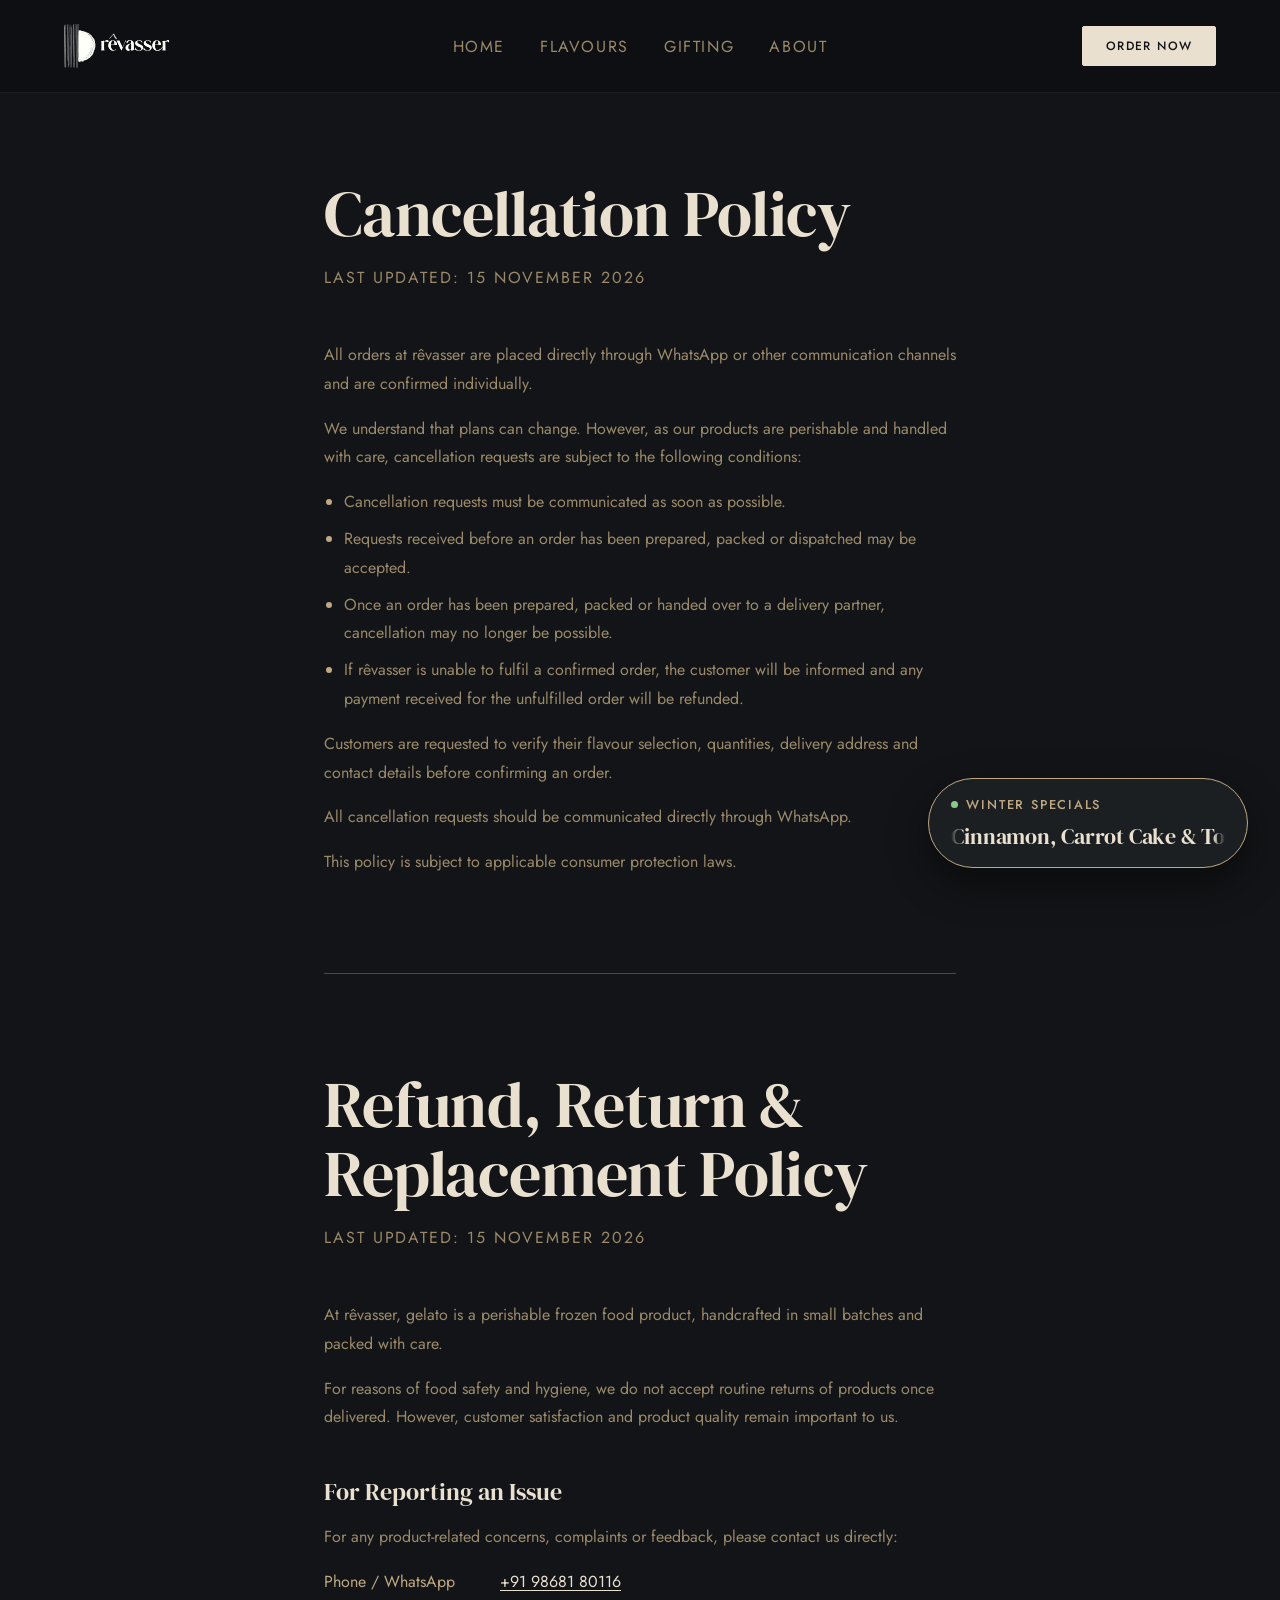
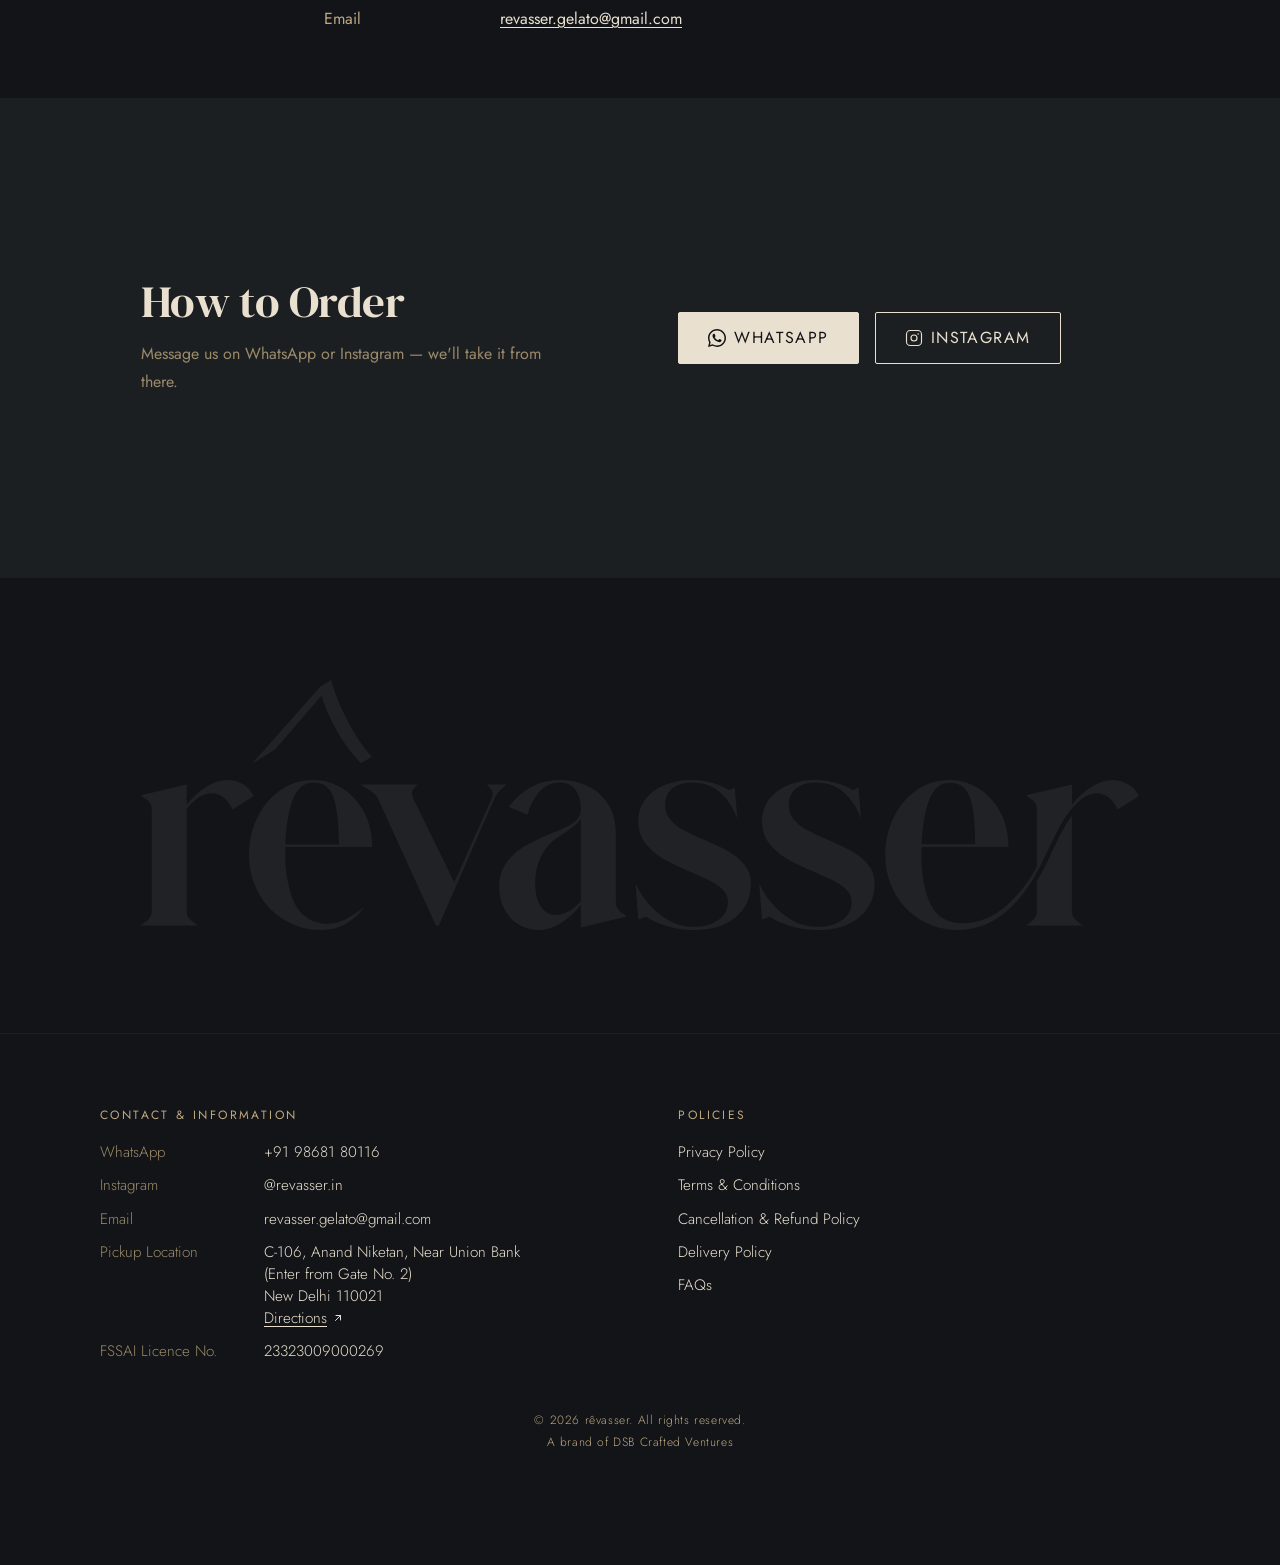
<file: cancellation-refund.html>
<!DOCTYPE html>
<html lang="en">
<head>
  <meta charset="UTF-8" />
  <meta name="viewport" content="width=device-width, initial-scale=1.0" />
  <title>Cancellation &amp; Refund Policy — Rêvasser</title>
  <link rel="preconnect" href="https://fonts.googleapis.com" />
  <link rel="preconnect" href="https://fonts.gstatic.com" crossorigin />
  <link href="https://fonts.googleapis.com/css2?family=DM+Serif+Display:ital@0;1&family=Jost:wght@300;400;500&display=swap" rel="stylesheet" />
  <link rel="stylesheet" href="style.css" />
</head>
<body>

  <!-- NAV -->
  <nav class="nav">
    <a href="index.html" class="nav__logo"><img src="images/brand_logo.svg" alt="Rêvasser" /></a>
    <div class="nav__links" id="nav-links">
      <ul class="nav__links-list">
        <li><a href="index.html">Home</a></li>
        <li><a href="flavours.html">Flavours</a></li>
        <li><a href="gifting.html">Gifting</a></li>
        <li><a href="about.html">About</a></li>
      </ul>
      <div class="nav__links-footer">
        <span class="nav__links-divider" aria-hidden="true"></span>
        <div class="nav__links-ctas">
          <a href="https://wa.me/919868180116" class="btn btn--dark" target="_blank" rel="noopener">
            <svg width="18" height="18" viewBox="0 0 24 24" fill="currentColor" aria-hidden="true"><path d="M17.472 14.382c-.297-.149-1.758-.867-2.03-.967-.273-.099-.471-.148-.67.15-.197.297-.767.966-.94 1.164-.173.199-.347.223-.644.075-.297-.15-1.255-.463-2.39-1.475-.883-.788-1.48-1.761-1.653-2.059-.173-.297-.018-.458.13-.606.134-.133.298-.347.446-.52.149-.174.198-.298.298-.497.099-.198.05-.371-.025-.52-.075-.149-.669-1.612-.916-2.207-.242-.579-.487-.5-.669-.51-.173-.008-.371-.01-.57-.01-.198 0-.52.074-.792.372-.272.297-1.04 1.016-1.04 2.479 0 1.462 1.065 2.875 1.213 3.074.149.198 2.096 3.2 5.077 4.487.709.306 1.262.489 1.694.625.712.227 1.36.195 1.871.118.571-.085 1.758-.719 2.006-1.413.248-.694.248-1.289.173-1.413-.074-.124-.272-.198-.57-.347z"/><path d="M12 0C5.373 0 0 5.373 0 12c0 2.123.555 4.116 1.528 5.845L0 24l6.335-1.507A11.933 11.933 0 0012 24c6.627 0 12-5.373 12-12S18.627 0 12 0zm0 22c-1.885 0-3.652-.49-5.187-1.349l-.371-.217-3.762.895.924-3.653-.24-.384A9.959 9.959 0 012 12C2 6.477 6.477 2 12 2s10 4.477 10 10-4.477 10-10 10z"/></svg>
            WhatsApp
          </a>
          <a href="https://www.instagram.com/revasser.in/" class="btn btn--outline" target="_blank" rel="noopener">
            <svg width="18" height="18" viewBox="0 0 24 24" fill="none" stroke="currentColor" stroke-width="1.5" aria-hidden="true"><rect x="2" y="2" width="20" height="20" rx="5"/><circle cx="12" cy="12" r="4"/><circle cx="17.5" cy="6.5" r="1" fill="currentColor" stroke="none"/></svg>
            Instagram
          </a>
        </div>
      </div>
    </div>
    <div class="nav__actions">
      <a href="#order" class="nav__cta">Order Now</a>
      <button class="nav__toggle" id="nav-toggle" aria-label="Open menu" aria-expanded="false" aria-controls="nav-links">
        <span></span><span></span><span></span>
      </button>
    </div>
  </nav>
  <div class="nav__overlay" id="nav-overlay"></div>

  <main class="legal">
      <article class="legal__doc" id="cancellation">
        <h1 class="section-title legal__title">Cancellation <em>Policy</em></h1>
        <p class="legal__updated">Last updated: 15 November 2026</p>
        <p>All orders at rêvasser are placed directly through WhatsApp or other communication channels and are confirmed individually.</p>
        <p>We understand that plans can change. However, as our products are perishable and handled with care, cancellation requests are subject to the following conditions:</p>
        <ul>
          <li>Cancellation requests must be communicated as soon as possible.</li>
          <li>Requests received before an order has been prepared, packed or dispatched may be accepted.</li>
          <li>Once an order has been prepared, packed or handed over to a delivery partner, cancellation may no longer be possible.</li>
          <li>If rêvasser is unable to fulfil a confirmed order, the customer will be informed and any payment received for the unfulfilled order will be refunded.</li>
        </ul>
        <p>Customers are requested to verify their flavour selection, quantities, delivery address and contact details before confirming an order.</p>
        <p>All cancellation requests should be communicated directly through WhatsApp.</p>
        <p>This policy is subject to applicable consumer protection laws.</p>
      </article>
      <hr class="legal__rule" />
      <article class="legal__doc" id="refund">
        <h1 class="section-title legal__title">Refund, Return &amp; <em>Replacement Policy</em></h1>
        <p class="legal__updated">Last updated: 15 November 2026</p>
        <p>At rêvasser, gelato is a perishable frozen food product, handcrafted in small batches and packed with care.</p>
        <p>For reasons of food safety and hygiene, we do not accept routine returns of products once delivered. However, customer satisfaction and product quality remain important to us.</p>
        <h2>For Reporting an Issue</h2>
        <p>For any product-related concerns, complaints or feedback, please contact us directly:</p>
        <ul class="legal__contact">
          <li><span>Phone / WhatsApp</span><a href="https://wa.me/919868180116" target="_blank" rel="noopener">+91 98681 80116</a></li>
          <li><span>Email</span><a href="mailto:revasser.gelato@gmail.com">revasser.gelato@gmail.com</a></li>
        </ul>
      </article>
  </main>

  <!-- ─── HOW TO ORDER ─────────────────────────────────── -->
  <section class="order order--split" id="order">
    <div class="order__inner">
      <header class="order__header">
        <h2 class="section-title">How to Order</h2>
        <p class="body-text">Message us on WhatsApp or Instagram — we'll take it from there.</p>
      </header>

      <div class="order__ctas">
        <a href="https://wa.me/919868180116" class="btn btn--dark" target="_blank" rel="noopener">
          <svg width="18" height="18" viewBox="0 0 24 24" fill="currentColor" aria-hidden="true"><path d="M17.472 14.382c-.297-.149-1.758-.867-2.03-.967-.273-.099-.471-.148-.67.15-.197.297-.767.966-.94 1.164-.173.199-.347.223-.644.075-.297-.15-1.255-.463-2.39-1.475-.883-.788-1.48-1.761-1.653-2.059-.173-.297-.018-.458.13-.606.134-.133.298-.347.446-.52.149-.174.198-.298.298-.497.099-.198.05-.371-.025-.52-.075-.149-.669-1.612-.916-2.207-.242-.579-.487-.5-.669-.51-.173-.008-.371-.01-.57-.01-.198 0-.52.074-.792.372-.272.297-1.04 1.016-1.04 2.479 0 1.462 1.065 2.875 1.213 3.074.149.198 2.096 3.2 5.077 4.487.709.306 1.262.489 1.694.625.712.227 1.36.195 1.871.118.571-.085 1.758-.719 2.006-1.413.248-.694.248-1.289.173-1.413-.074-.124-.272-.198-.57-.347z"/><path d="M12 0C5.373 0 0 5.373 0 12c0 2.123.555 4.116 1.528 5.845L0 24l6.335-1.507A11.933 11.933 0 0012 24c6.627 0 12-5.373 12-12S18.627 0 12 0zm0 22c-1.885 0-3.652-.49-5.187-1.349l-.371-.217-3.762.895.924-3.653-.24-.384A9.959 9.959 0 012 12C2 6.477 6.477 2 12 2s10 4.477 10 10-4.477 10-10 10z"/></svg>
          WhatsApp
        </a>
        <a href="https://www.instagram.com/revasser.in/" class="btn btn--outline" target="_blank" rel="noopener">
          <svg width="18" height="18" viewBox="0 0 24 24" fill="none" stroke="currentColor" stroke-width="1.5" aria-hidden="true"><rect x="2" y="2" width="20" height="20" rx="5"/><circle cx="12" cy="12" r="4"/><circle cx="17.5" cy="6.5" r="1" fill="currentColor" stroke="none"/></svg>
          Instagram
        </a>
      </div>
    </div>
  </section>

  <!-- ─── RÊVASSER BANNER ──────────────────────────────── -->
  <section class="wordmark" aria-hidden="true">
    <img class="wordmark__img" src="images/brand_wordmark.svg" alt="" />
  </section>

  <!-- ─── FOOTER ───────────────────────────────────────── -->
  <footer class="footer">
    <div class="footer__grid">
      <div class="footer__col">
        <h3 class="footer__heading">Contact &amp; Information</h3>
        <ul class="footer__list">
          <li><span class="footer__label">WhatsApp</span><a href="https://wa.me/919868180116" target="_blank" rel="noopener">+91 98681 80116</a></li>
          <li><span class="footer__label">Instagram</span><a href="https://www.instagram.com/revasser.in/" target="_blank" rel="noopener">@revasser.in</a></li>
          <li><span class="footer__label">Email</span><a href="mailto:revasser.gelato@gmail.com">revasser.gelato@gmail.com</a></li>
          <li><span class="footer__label">Pickup Location</span><span>C-106, Anand Niketan, Near Union Bank<br />(Enter from Gate No. 2)<br />New Delhi 110021<br /><a href="https://maps.app.goo.gl/SeJnaY1CPPLuA5N87" target="_blank" class="footer__directions" rel="noopener">Directions<svg aria-hidden="true" width="12" height="12" viewBox="0 0 24 24" fill="none" stroke="currentColor" stroke-width="2" stroke-linecap="round" stroke-linejoin="round"><path d="M7 17 17 7"/><path d="M8 7h9v9"/></svg></a></span></li>
          <li><span class="footer__label">FSSAI Licence No.</span><span>23323009000269</span></li>
        </ul>
      </div>
      <div class="footer__col">
        <h3 class="footer__heading">Policies</h3>
        <ul class="footer__list">
          <li><a href="privacy.html">Privacy Policy</a></li>
          <li><a href="terms.html">Terms &amp; Conditions</a></li>
          <li><a href="cancellation-refund.html">Cancellation &amp; Refund Policy</a></li>
          <li><a href="#">Delivery Policy</a></li>
          <li><a href="index.html#faq">FAQs</a></li>
        </ul>
      </div>
    </div>
    <p class="footer__copy">&copy; 2026 rêvasser. All rights reserved.<br />A brand of DSB Crafted Ventures</p>
  </footer>

  <!-- ─── CHURN BANNER ───────────────────────────────────
       Optional, floating pill ticker. Delete this whole block when
       nothing is currently churning — it sits outside document flow
       (position: fixed), so removing it leaves no gap. Update the
       flavour names below, or remove entries, whenever what's
       churning changes. ─────────── -->
  <div class="churn-banner" id="churn-banner">
    <div class="churn-banner__label">
      <span class="churn-banner__dot" aria-hidden="true"></span>
      Winter Specials
    </div>
    <div class="churn-banner__ticker">
      <div class="churn-banner__track" id="churn-banner-track">
        <span class="churn-banner__item">Cinnamon, Carrot Cake &amp; Toasted Walnuts — ₹800</span>
        <span class="churn-banner__item">Sticky Toffee Pudding with Pecans &amp; Coffee — ₹800</span>
      </div>
    </div>
  </div>

  <script>
    const navToggle = document.getElementById('nav-toggle');
    const navLinks = document.getElementById('nav-links');
    const navOverlay = document.getElementById('nav-overlay');

    function closeMenu() {
      navToggle.setAttribute('aria-expanded', 'false');
      navLinks.classList.remove('is-open');
      navOverlay.classList.remove('is-open');
    }

    navToggle.addEventListener('click', () => {
      const isOpen = navLinks.classList.toggle('is-open');
      navToggle.setAttribute('aria-expanded', String(isOpen));
      navOverlay.classList.toggle('is-open', isOpen);
    });

    navOverlay.addEventListener('click', closeMenu);
    navLinks.querySelectorAll('a').forEach((link) => link.addEventListener('click', closeMenu));

    const testimonials = document.querySelectorAll('#testimonials-carousel .testimonial');
    const testimonialDots = document.querySelectorAll('#testimonials-dots .testimonials__dot');
    if (testimonials.length > 1) {
      let activeIndex = 0;
      let testimonialAutoplay;

      function goToTestimonial(index) {
        testimonials[activeIndex].classList.remove('is-active');
        testimonialDots[activeIndex].classList.remove('is-active');
        activeIndex = index;
        testimonials[activeIndex].classList.add('is-active');
        testimonialDots[activeIndex].classList.add('is-active');
      }

      function startTestimonialAutoplay() {
        testimonialAutoplay = setInterval(() => {
          goToTestimonial((activeIndex + 1) % testimonials.length);
        }, 10000);
      }

      testimonialDots.forEach((dot, index) => {
        dot.addEventListener('click', () => {
          if (index === activeIndex) return;
          goToTestimonial(index);
          clearInterval(testimonialAutoplay);
          startTestimonialAutoplay();
        });
      });

      startTestimonialAutoplay();
    }

    const churnTrack = document.getElementById('churn-banner-track');
    if (churnTrack && churnTrack.children.length > 1) {
      Array.from(churnTrack.children).forEach((item) => churnTrack.appendChild(item.cloneNode(true)));
      churnTrack.classList.add('is-scrolling');
    }
  </script>
</body>
</html>
</file>
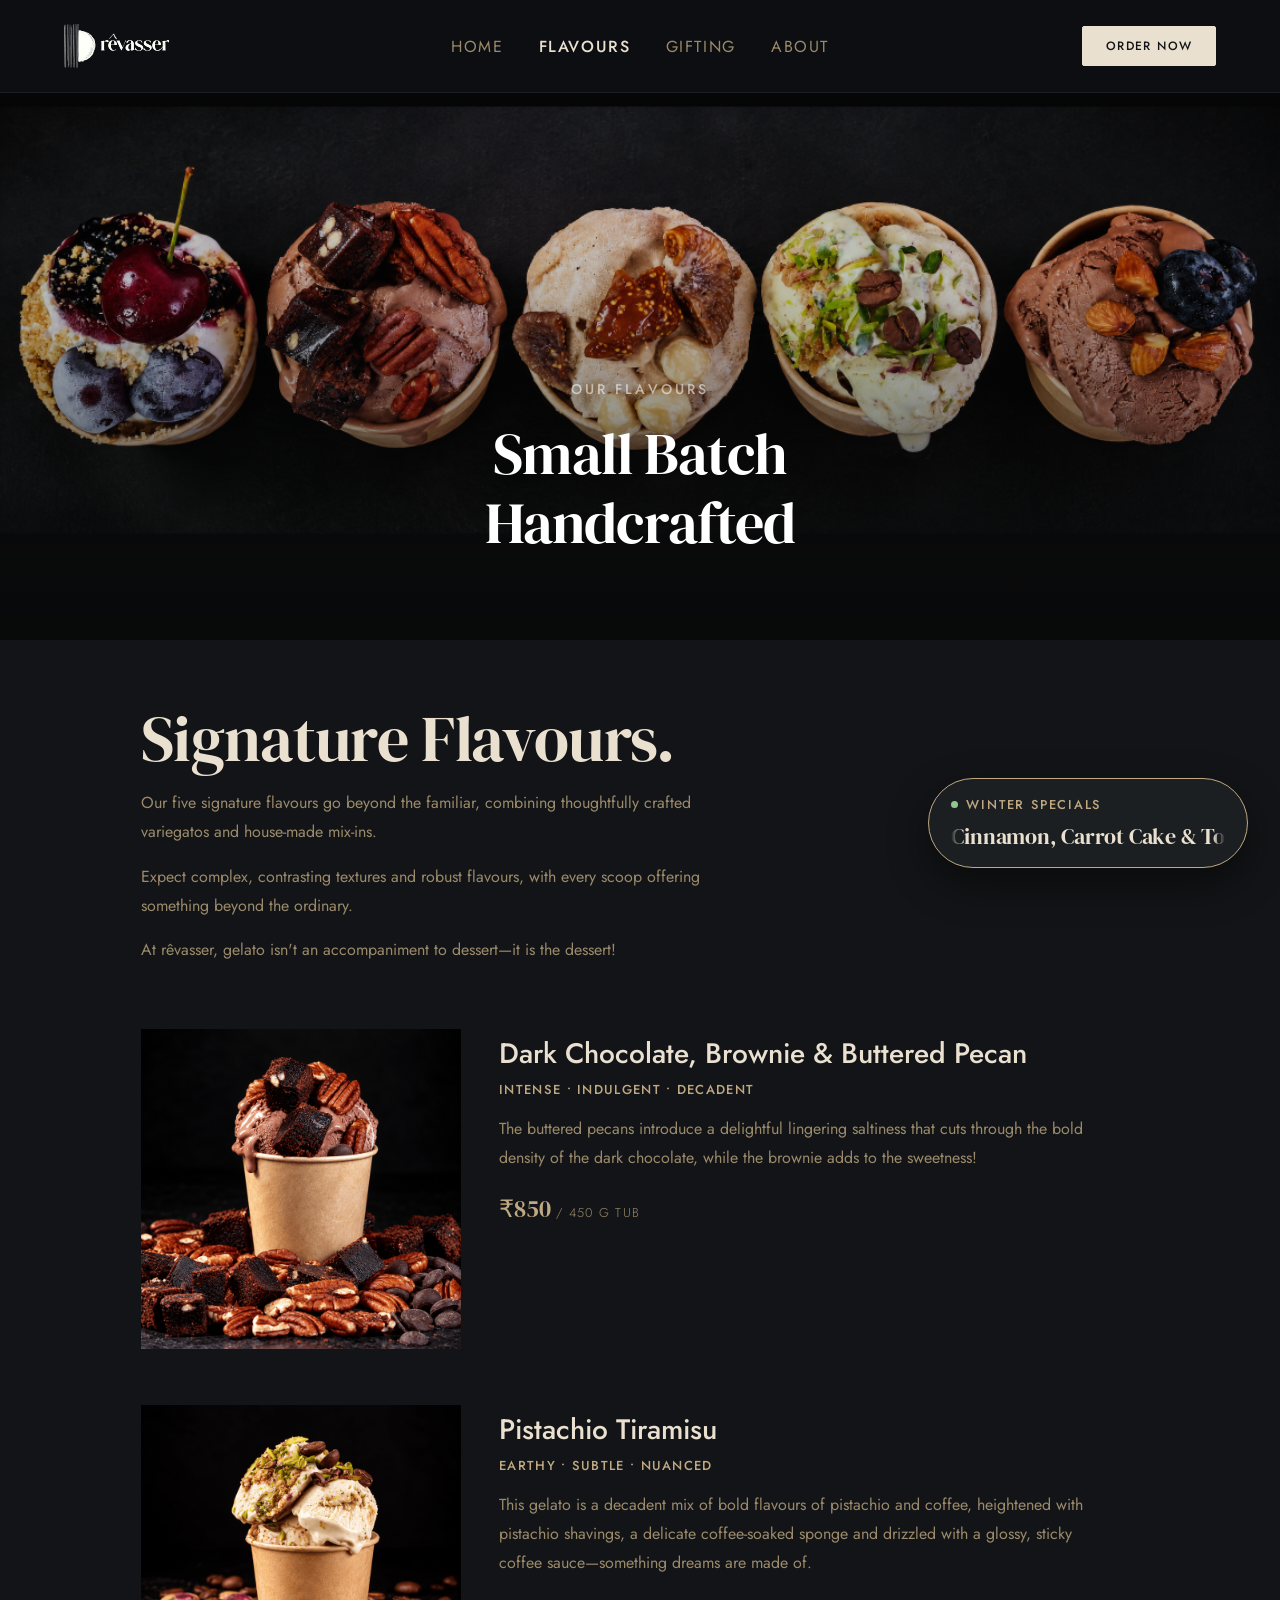
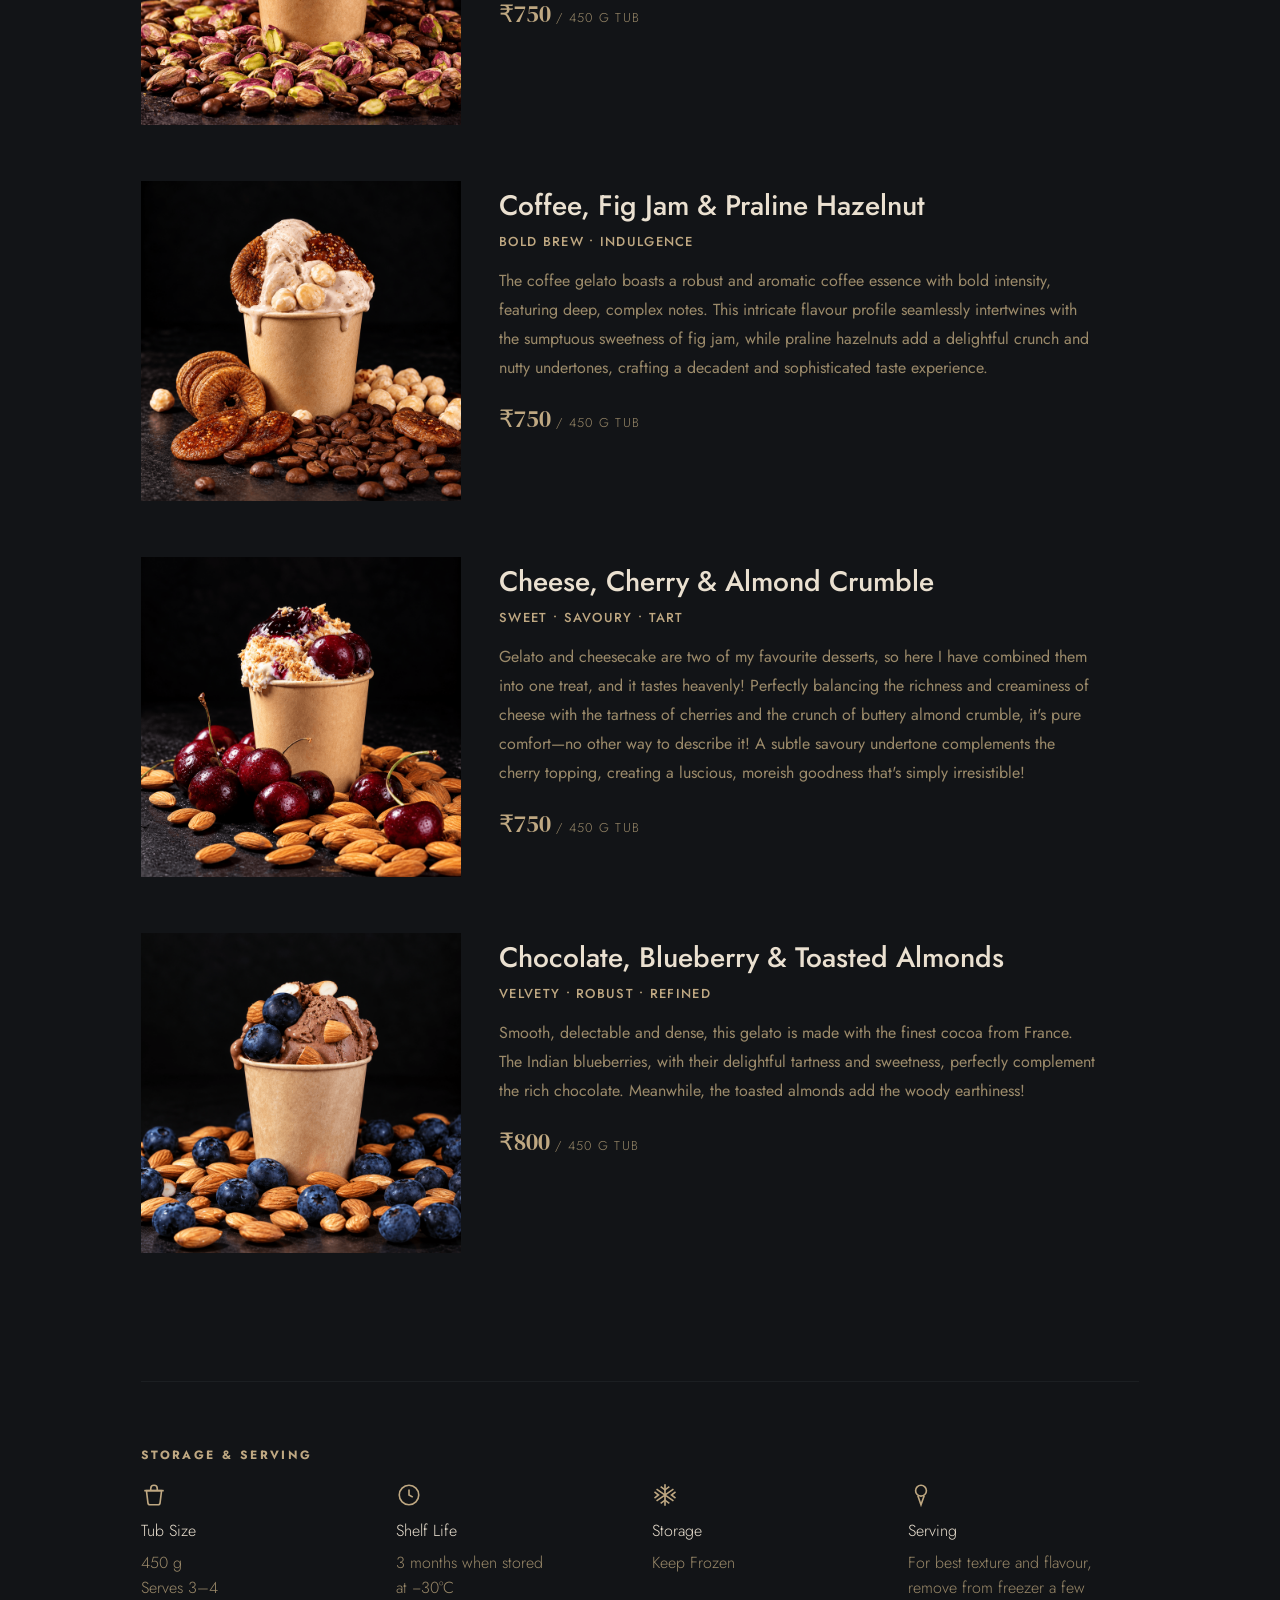
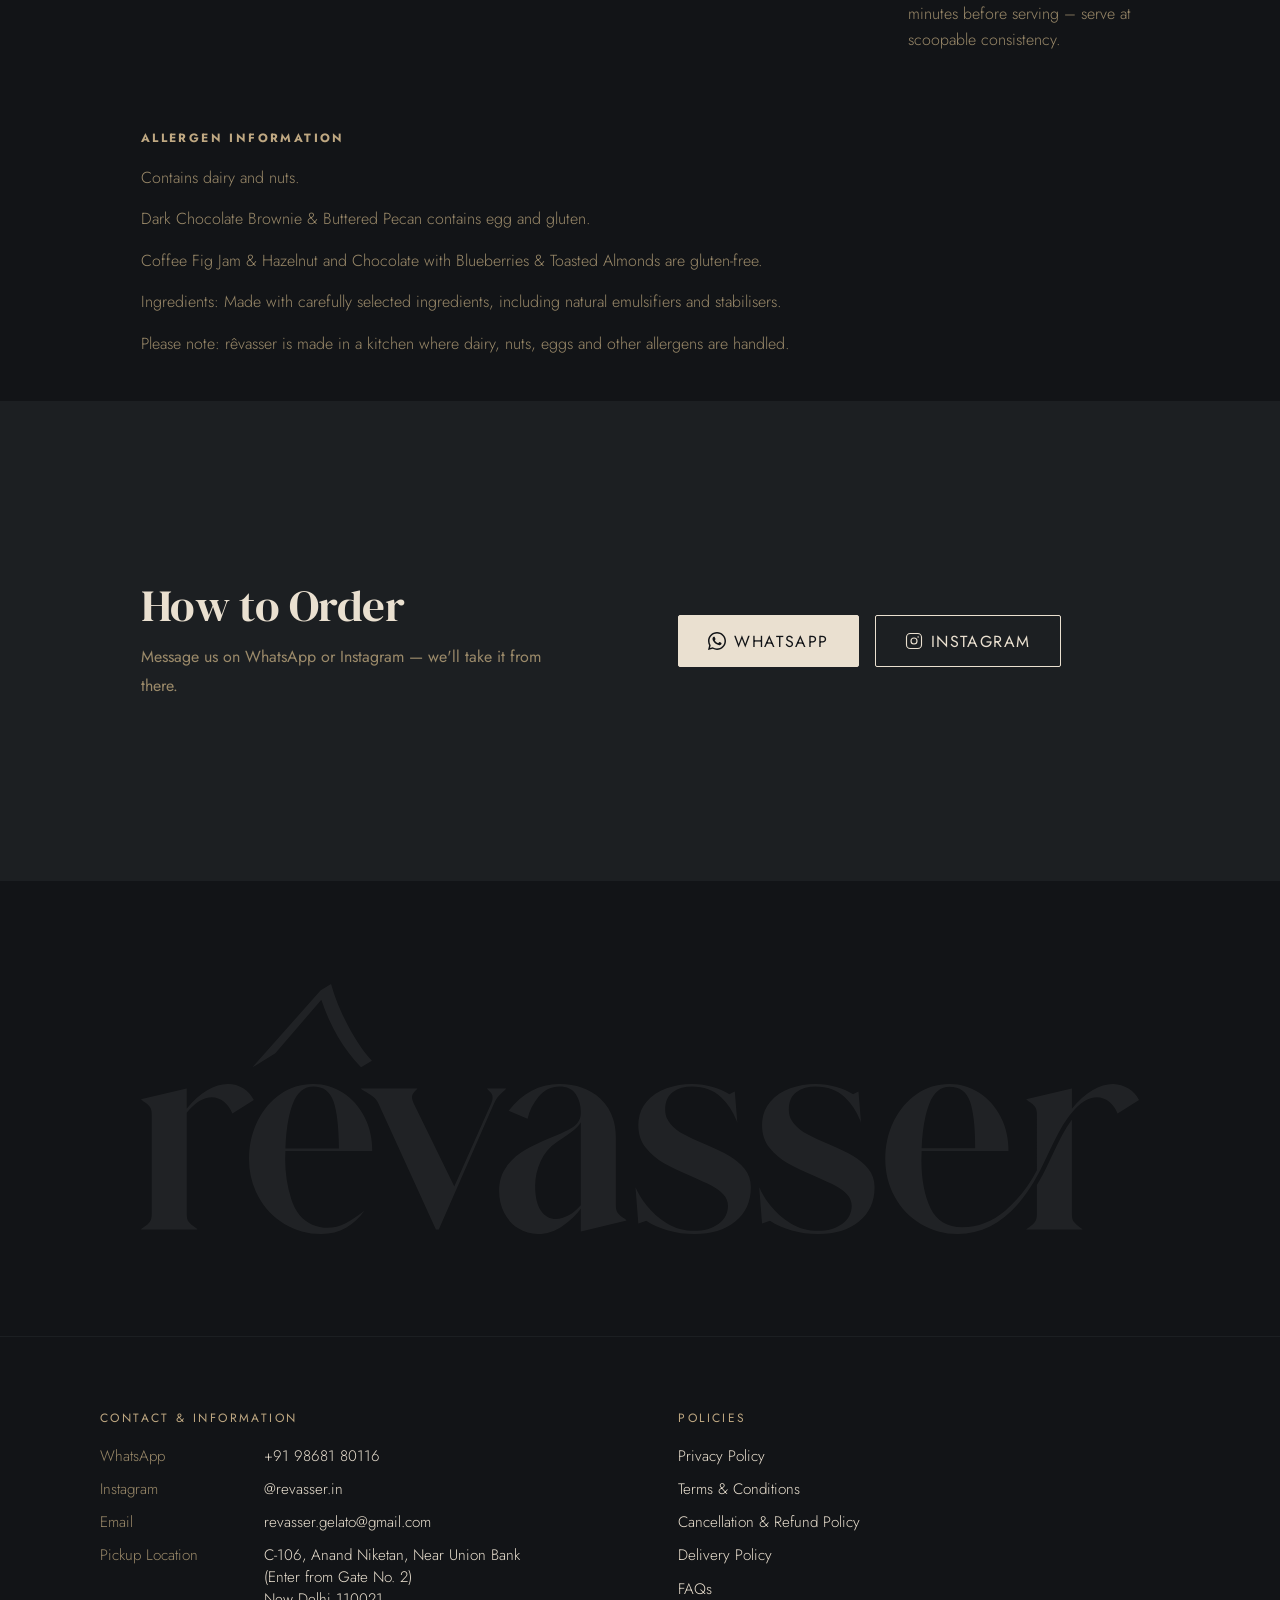
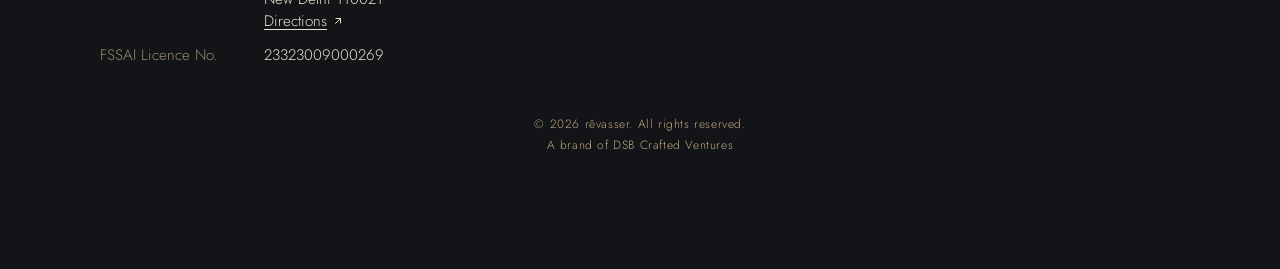
<file: flavours.html>
<!DOCTYPE html>
<html lang="en">
<head>
  <meta charset="UTF-8" />
  <meta name="viewport" content="width=device-width, initial-scale=1.0" />
  <title>Flavours — Rêvasser</title>
  <link rel="preconnect" href="https://fonts.googleapis.com" />
  <link rel="preconnect" href="https://fonts.gstatic.com" crossorigin />
  <link href="https://fonts.googleapis.com/css2?family=DM+Serif+Display:ital@0;1&family=Jost:wght@300;400;500&display=swap" rel="stylesheet" />
  <link rel="stylesheet" href="style.css" />
</head>
<body>

  <!-- NAV -->
  <nav class="nav">
    <a href="index.html" class="nav__logo"><img src="images/brand_logo.svg" alt="Rêvasser" /></a>
    <div class="nav__links" id="nav-links">
      <ul class="nav__links-list">
        <li><a href="index.html">Home</a></li>
        <li><a href="flavours.html" class="nav__active">Flavours</a></li>
        <li><a href="gifting.html">Gifting</a></li>
        <li><a href="about.html">About</a></li>
      </ul>
      <div class="nav__links-footer">
        <span class="nav__links-divider" aria-hidden="true"></span>
        <div class="nav__links-ctas">
          <a href="https://wa.me/919868180116" class="btn btn--dark" target="_blank" rel="noopener">
            <svg width="18" height="18" viewBox="0 0 24 24" fill="currentColor" aria-hidden="true"><path d="M17.472 14.382c-.297-.149-1.758-.867-2.03-.967-.273-.099-.471-.148-.67.15-.197.297-.767.966-.94 1.164-.173.199-.347.223-.644.075-.297-.15-1.255-.463-2.39-1.475-.883-.788-1.48-1.761-1.653-2.059-.173-.297-.018-.458.13-.606.134-.133.298-.347.446-.52.149-.174.198-.298.298-.497.099-.198.05-.371-.025-.52-.075-.149-.669-1.612-.916-2.207-.242-.579-.487-.5-.669-.51-.173-.008-.371-.01-.57-.01-.198 0-.52.074-.792.372-.272.297-1.04 1.016-1.04 2.479 0 1.462 1.065 2.875 1.213 3.074.149.198 2.096 3.2 5.077 4.487.709.306 1.262.489 1.694.625.712.227 1.36.195 1.871.118.571-.085 1.758-.719 2.006-1.413.248-.694.248-1.289.173-1.413-.074-.124-.272-.198-.57-.347z"/><path d="M12 0C5.373 0 0 5.373 0 12c0 2.123.555 4.116 1.528 5.845L0 24l6.335-1.507A11.933 11.933 0 0012 24c6.627 0 12-5.373 12-12S18.627 0 12 0zm0 22c-1.885 0-3.652-.49-5.187-1.349l-.371-.217-3.762.895.924-3.653-.24-.384A9.959 9.959 0 012 12C2 6.477 6.477 2 12 2s10 4.477 10 10-4.477 10-10 10z"/></svg>
            WhatsApp
          </a>
          <a href="https://www.instagram.com/revasser.in/" class="btn btn--outline" target="_blank" rel="noopener">
            <svg width="18" height="18" viewBox="0 0 24 24" fill="none" stroke="currentColor" stroke-width="1.5" aria-hidden="true"><rect x="2" y="2" width="20" height="20" rx="5"/><circle cx="12" cy="12" r="4"/><circle cx="17.5" cy="6.5" r="1" fill="currentColor" stroke="none"/></svg>
            Instagram
          </a>
        </div>
      </div>
    </div>
    <div class="nav__actions">
      <a href="#order" class="nav__cta">Order Now</a>
      <button class="nav__toggle" id="nav-toggle" aria-label="Open menu" aria-expanded="false" aria-controls="nav-links">
        <span></span><span></span><span></span>
      </button>
    </div>
  </nav>
  <div class="nav__overlay" id="nav-overlay"></div>

  <!-- ─── FLAVOURS HERO ────────────────────────────────── -->
  <section class="f-hero">
    <div class="hero__bg">
      <picture>
        <source media="(max-width: 560px)" srcset="images/churning-bg-vertical.png" />
        <img src="images/churning-bg.png" alt="Gelato being churned" />
      </picture>
    </div>
    <div class="hero__overlay"></div>
    <div class="f-hero__content">
      <p class="hero__eyebrow">Our Flavours</p>
      <h1 class="f-hero__title">Small Batch<br />Handcrafted</h1>
    </div>
  </section>

  <!-- ─── FLAVOUR DETAIL ───────────────────────────────── -->
  <section class="flavour-detail">
    <header class="flavour-detail__header">
      <h2 class="section-title">Signature <em>Flavours.</em></h2>
      <p class="body-text">Our five signature flavours go beyond the familiar, combining thoughtfully crafted variegatos and house-made mix-ins.</p>
      <p class="body-text">Expect complex, contrasting textures and robust flavours, with every scoop offering something beyond the ordinary.</p>
      <p class="body-text">At rêvasser, gelato isn't an accompaniment to dessert—it is the dessert!</p>
    </header>

    <ul class="flavour-detail__list">
      <li class="flavour-detail__item">
        <div class="flavour-detail__media">
          <img src="images/flavour-dark-chocolate.png" alt="Dark Chocolate, Brownie & Buttered Pecan" />
        </div>
        <div class="flavour-detail__body">
          <h3 class="flavour-detail__name">Dark Chocolate, Brownie &amp; Buttered Pecan</h3>
          <p class="flavour-detail__tags">Intense • Indulgent • Decadent</p>
          <p class="body-text flavour-detail__note">The buttered pecans introduce a delightful lingering saltiness that cuts through the bold density of the dark chocolate, while the brownie adds to the sweetness!</p>
          <p class="flavour-detail__price">₹850 <span>/ 450 g tub</span></p>
        </div>
      </li>

      <li class="flavour-detail__item">
        <div class="flavour-detail__media">
          <img src="images/flavour-pistachio-tiramisu.png" alt="Pistachio Tiramisu" />
        </div>
        <div class="flavour-detail__body">
          <h3 class="flavour-detail__name">Pistachio Tiramisu</h3>
          <p class="flavour-detail__tags">Earthy • Subtle • Nuanced</p>
          <p class="body-text flavour-detail__note">This gelato is a decadent mix of bold flavours of pistachio and coffee, heightened with pistachio shavings, a delicate coffee-soaked sponge and drizzled with a glossy, sticky coffee sauce—something dreams are made of.</p>
          <p class="flavour-detail__price">₹750 <span>/ 450 g tub</span></p>
        </div>
      </li>

      <li class="flavour-detail__item">
        <div class="flavour-detail__media">
          <img src="images/flavour-coffee-fig.png" alt="Coffee, Fig Jam & Praline Hazelnut" />
        </div>
        <div class="flavour-detail__body">
          <h3 class="flavour-detail__name">Coffee, Fig Jam &amp; Praline Hazelnut</h3>
          <p class="flavour-detail__tags">Bold Brew • Indulgence</p>
          <p class="body-text flavour-detail__note">The coffee gelato boasts a robust and aromatic coffee essence with bold intensity, featuring deep, complex notes. This intricate flavour profile seamlessly intertwines with the sumptuous sweetness of fig jam, while praline hazelnuts add a delightful crunch and nutty undertones, crafting a decadent and sophisticated taste experience.</p>
          <p class="flavour-detail__price">₹750 <span>/ 450 g tub</span></p>
        </div>
      </li>

      <li class="flavour-detail__item">
        <div class="flavour-detail__media">
          <img src="images/flavour-cheese-cherry.png" alt="Cheese, Cherry & Almond Crumble" />
        </div>
        <div class="flavour-detail__body">
          <h3 class="flavour-detail__name">Cheese, Cherry &amp; Almond Crumble</h3>
          <p class="flavour-detail__tags">Sweet • Savoury • Tart</p>
          <p class="body-text flavour-detail__note">Gelato and cheesecake are two of my favourite desserts, so here I have combined them into one treat, and it tastes heavenly! Perfectly balancing the richness and creaminess of cheese with the tartness of cherries and the crunch of buttery almond crumble, it's pure comfort—no other way to describe it! A subtle savoury undertone complements the cherry topping, creating a luscious, moreish goodness that's simply irresistible!</p>
          <p class="flavour-detail__price">₹750 <span>/ 450 g tub</span></p>
        </div>
      </li>

      <li class="flavour-detail__item">
        <div class="flavour-detail__media">
          <img src="images/flavour-vanilla.png" alt="Chocolate, Blueberry & Toasted Almonds" />
        </div>
        <div class="flavour-detail__body">
          <h3 class="flavour-detail__name">Chocolate, Blueberry &amp; Toasted Almonds</h3>
          <p class="flavour-detail__tags">Velvety • Robust • Refined</p>
          <p class="body-text flavour-detail__note">Smooth, delectable and dense, this gelato is made with the finest cocoa from France. The Indian blueberries, with their delightful tartness and sweetness, perfectly complement the rich chocolate. Meanwhile, the toasted almonds add the woody earthiness!</p>
          <p class="flavour-detail__price">₹800 <span>/ 450 g tub</span></p>
        </div>
      </li>
    </ul>
  </section>

  <!-- ─── STORAGE & ALLERGENS ──────────────────────────── -->
  <section class="allergens">
    <div class="allergens__inner">
      <div class="allergens__col">
        <h3 class="allergens__heading">Storage & Serving</h3>
        <div class="storage-row">
          <div class="storage-item">
            <svg class="storage-item__icon" width="26" height="26" viewBox="0 0 24 24" fill="none" stroke="currentColor" stroke-width="1.5" aria-hidden="true"><path d="M5 8h14l-1.4 11.2A2 2 0 0 1 15.6 21H8.4a2 2 0 0 1-2-1.8L5 8Z"/><path d="M3 8h18"/><path d="M9 8V6a3 3 0 0 1 6 0v2"/></svg>
            <p class="allergens__label">Tub Size</p>
            <p class="allergens__text">450 g<br />Serves 3–4</p>
          </div>
          <div class="storage-item">
            <svg class="storage-item__icon" width="26" height="26" viewBox="0 0 24 24" fill="none" stroke="currentColor" stroke-width="1.5" aria-hidden="true"><circle cx="12" cy="12" r="9"/><path d="M12 7v5l3.5 2"/></svg>
            <p class="allergens__label">Shelf Life</p>
            <p class="allergens__text">3 months when stored<br />at −30°C</p>
          </div>
          <div class="storage-item">
            <svg class="storage-item__icon" width="26" height="26" viewBox="0 0 24 24" fill="none" stroke="currentColor" stroke-width="1.5" aria-hidden="true"><path d="M12 2v20M4.2 6.5l15.6 11M4.2 17.5l15.6-11"/><path d="M8 4.2l4 3 4-3M8 19.8l4-3 4 3M2.3 9.2l3.7 2.8-3.7 2.8M21.7 9.2L18 12l3.7 2.8"/></svg>
            <p class="allergens__label">Storage</p>
            <p class="allergens__text">Keep Frozen</p>
          </div>
          <div class="storage-item">
            <svg class="storage-item__icon" width="26" height="26" viewBox="0 0 24 24" fill="none" stroke="currentColor" stroke-width="1.5" aria-hidden="true"><circle cx="12" cy="8" r="5"/><path d="M9 12.5L12 21l3-8.5"/></svg>
            <p class="allergens__label">Serving</p>
            <p class="allergens__text">For best texture and flavour, remove from freezer a few minutes before serving – serve at scoopable consistency.</p>
          </div>
        </div>
      </div>
      <div class="allergens__col">
        <h3 class="allergens__heading">Allergen Information</h3>
        <div class="allergens__list">
          <p class="allergens__text">Contains dairy and nuts.</p>
          <p class="allergens__text">Dark Chocolate Brownie &amp; Buttered Pecan contains egg and gluten.</p>
          <p class="allergens__text">Coffee Fig Jam &amp; Hazelnut and Chocolate with Blueberries &amp; Toasted Almonds are gluten-free.</p>
          <p class="allergens__text">Ingredients: Made with carefully selected ingredients, including natural emulsifiers and stabilisers.</p>
          <p class="allergens__text">Please note: rêvasser is made in a kitchen where dairy, nuts, eggs and other allergens are handled.</p>
        </div>
      </div>
    </div>
  </section>

  <!-- ─── HOW TO ORDER ─────────────────────────────────── -->
  <section class="order order--split" id="order">
    <div class="order__inner">
      <header class="order__header">
        <h2 class="section-title">How to Order</h2>
        <p class="body-text">Message us on WhatsApp or Instagram — we'll take it from there.</p>
      </header>

      <div class="order__ctas">
        <a href="https://wa.me/919868180116" class="btn btn--dark" target="_blank" rel="noopener">
          <svg width="18" height="18" viewBox="0 0 24 24" fill="currentColor" aria-hidden="true"><path d="M17.472 14.382c-.297-.149-1.758-.867-2.03-.967-.273-.099-.471-.148-.67.15-.197.297-.767.966-.94 1.164-.173.199-.347.223-.644.075-.297-.15-1.255-.463-2.39-1.475-.883-.788-1.48-1.761-1.653-2.059-.173-.297-.018-.458.13-.606.134-.133.298-.347.446-.52.149-.174.198-.298.298-.497.099-.198.05-.371-.025-.52-.075-.149-.669-1.612-.916-2.207-.242-.579-.487-.5-.669-.51-.173-.008-.371-.01-.57-.01-.198 0-.52.074-.792.372-.272.297-1.04 1.016-1.04 2.479 0 1.462 1.065 2.875 1.213 3.074.149.198 2.096 3.2 5.077 4.487.709.306 1.262.489 1.694.625.712.227 1.36.195 1.871.118.571-.085 1.758-.719 2.006-1.413.248-.694.248-1.289.173-1.413-.074-.124-.272-.198-.57-.347z"/><path d="M12 0C5.373 0 0 5.373 0 12c0 2.123.555 4.116 1.528 5.845L0 24l6.335-1.507A11.933 11.933 0 0012 24c6.627 0 12-5.373 12-12S18.627 0 12 0zm0 22c-1.885 0-3.652-.49-5.187-1.349l-.371-.217-3.762.895.924-3.653-.24-.384A9.959 9.959 0 012 12C2 6.477 6.477 2 12 2s10 4.477 10 10-4.477 10-10 10z"/></svg>
          WhatsApp
        </a>
        <a href="https://www.instagram.com/revasser.in/" class="btn btn--outline" target="_blank" rel="noopener">
          <svg width="18" height="18" viewBox="0 0 24 24" fill="none" stroke="currentColor" stroke-width="1.5" aria-hidden="true"><rect x="2" y="2" width="20" height="20" rx="5"/><circle cx="12" cy="12" r="4"/><circle cx="17.5" cy="6.5" r="1" fill="currentColor" stroke="none"/></svg>
          Instagram
        </a>
      </div>
    </div>
  </section>

  <!-- ─── RÊVASSER BANNER ──────────────────────────────── -->
  <section class="wordmark" aria-hidden="true">
    <img class="wordmark__img" src="images/brand_wordmark.svg" alt="" />
  </section>

  <!-- ─── FOOTER ───────────────────────────────────────── -->
  <footer class="footer">
    <div class="footer__grid">
      <div class="footer__col">
        <h3 class="footer__heading">Contact &amp; Information</h3>
        <ul class="footer__list">
          <li><span class="footer__label">WhatsApp</span><a href="https://wa.me/919868180116" target="_blank" rel="noopener">+91 98681 80116</a></li>
          <li><span class="footer__label">Instagram</span><a href="https://www.instagram.com/revasser.in/" target="_blank" rel="noopener">@revasser.in</a></li>
          <li><span class="footer__label">Email</span><a href="mailto:revasser.gelato@gmail.com">revasser.gelato@gmail.com</a></li>
          <li><span class="footer__label">Pickup Location</span><span>C-106, Anand Niketan, Near Union Bank<br />(Enter from Gate No. 2)<br />New Delhi 110021<br /><a href="https://maps.app.goo.gl/SeJnaY1CPPLuA5N87" target="_blank" class="footer__directions" rel="noopener">Directions<svg aria-hidden="true" width="12" height="12" viewBox="0 0 24 24" fill="none" stroke="currentColor" stroke-width="2" stroke-linecap="round" stroke-linejoin="round"><path d="M7 17 17 7"/><path d="M8 7h9v9"/></svg></a></span></li>
          <li><span class="footer__label">FSSAI Licence No.</span><span>23323009000269</span></li>
        </ul>
      </div>
      <div class="footer__col">
        <h3 class="footer__heading">Policies</h3>
        <ul class="footer__list">
          <li><a href="privacy.html">Privacy Policy</a></li>
          <li><a href="terms.html">Terms &amp; Conditions</a></li>
          <li><a href="cancellation-refund.html">Cancellation &amp; Refund Policy</a></li>
          <li><a href="#">Delivery Policy</a></li>
          <li><a href="index.html#faq">FAQs</a></li>
        </ul>
      </div>
    </div>
    <p class="footer__copy">&copy; 2026 rêvasser. All rights reserved.<br />A brand of DSB Crafted Ventures</p>
  </footer>

  <!-- ─── CHURN BANNER ───────────────────────────────────
       Optional, floating pill ticker. Delete this whole block when
       nothing is currently churning — it sits outside document flow
       (position: fixed), so removing it leaves no gap. Update the
       flavour names below, or remove entries, whenever what's
       churning changes. ─────────── -->
  <div class="churn-banner" id="churn-banner">
    <div class="churn-banner__label">
      <span class="churn-banner__dot" aria-hidden="true"></span>
      Winter Specials
    </div>
    <div class="churn-banner__ticker">
      <div class="churn-banner__track" id="churn-banner-track">
        <span class="churn-banner__item">Cinnamon, Carrot Cake &amp; Toasted Walnuts — ₹800</span>
        <span class="churn-banner__item">Sticky Toffee Pudding with Pecans &amp; Coffee — ₹800</span>
      </div>
    </div>
  </div>

  <script>
    const navToggle = document.getElementById('nav-toggle');
    const navLinks = document.getElementById('nav-links');
    const navOverlay = document.getElementById('nav-overlay');

    function closeMenu() {
      navToggle.setAttribute('aria-expanded', 'false');
      navLinks.classList.remove('is-open');
      navOverlay.classList.remove('is-open');
    }

    navToggle.addEventListener('click', () => {
      const isOpen = navLinks.classList.toggle('is-open');
      navToggle.setAttribute('aria-expanded', String(isOpen));
      navOverlay.classList.toggle('is-open', isOpen);
    });

    navOverlay.addEventListener('click', closeMenu);
    navLinks.querySelectorAll('a').forEach((link) => link.addEventListener('click', closeMenu));

    const churnTrack = document.getElementById('churn-banner-track');
    if (churnTrack && churnTrack.children.length > 1) {
      Array.from(churnTrack.children).forEach((item) => churnTrack.appendChild(item.cloneNode(true)));
      churnTrack.classList.add('is-scrolling');
    }
  </script>
</body>
</html>
</file>
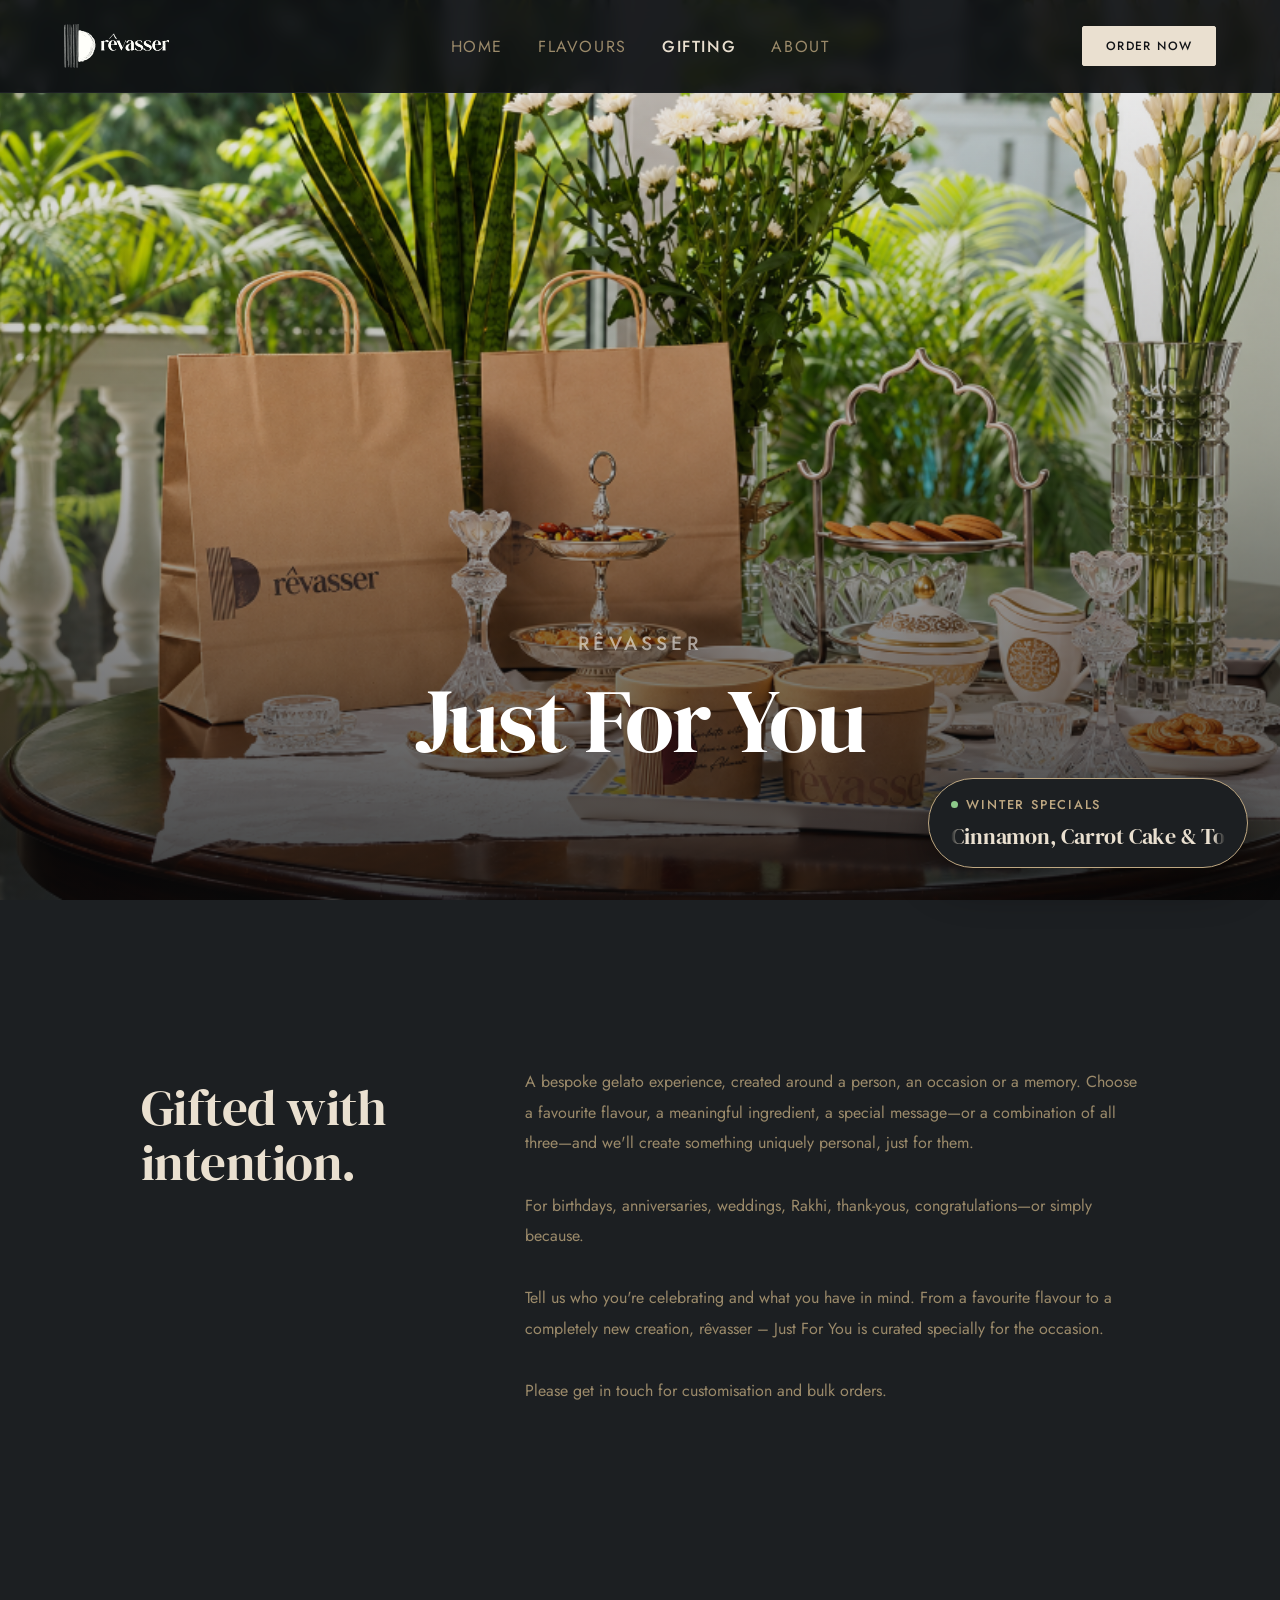
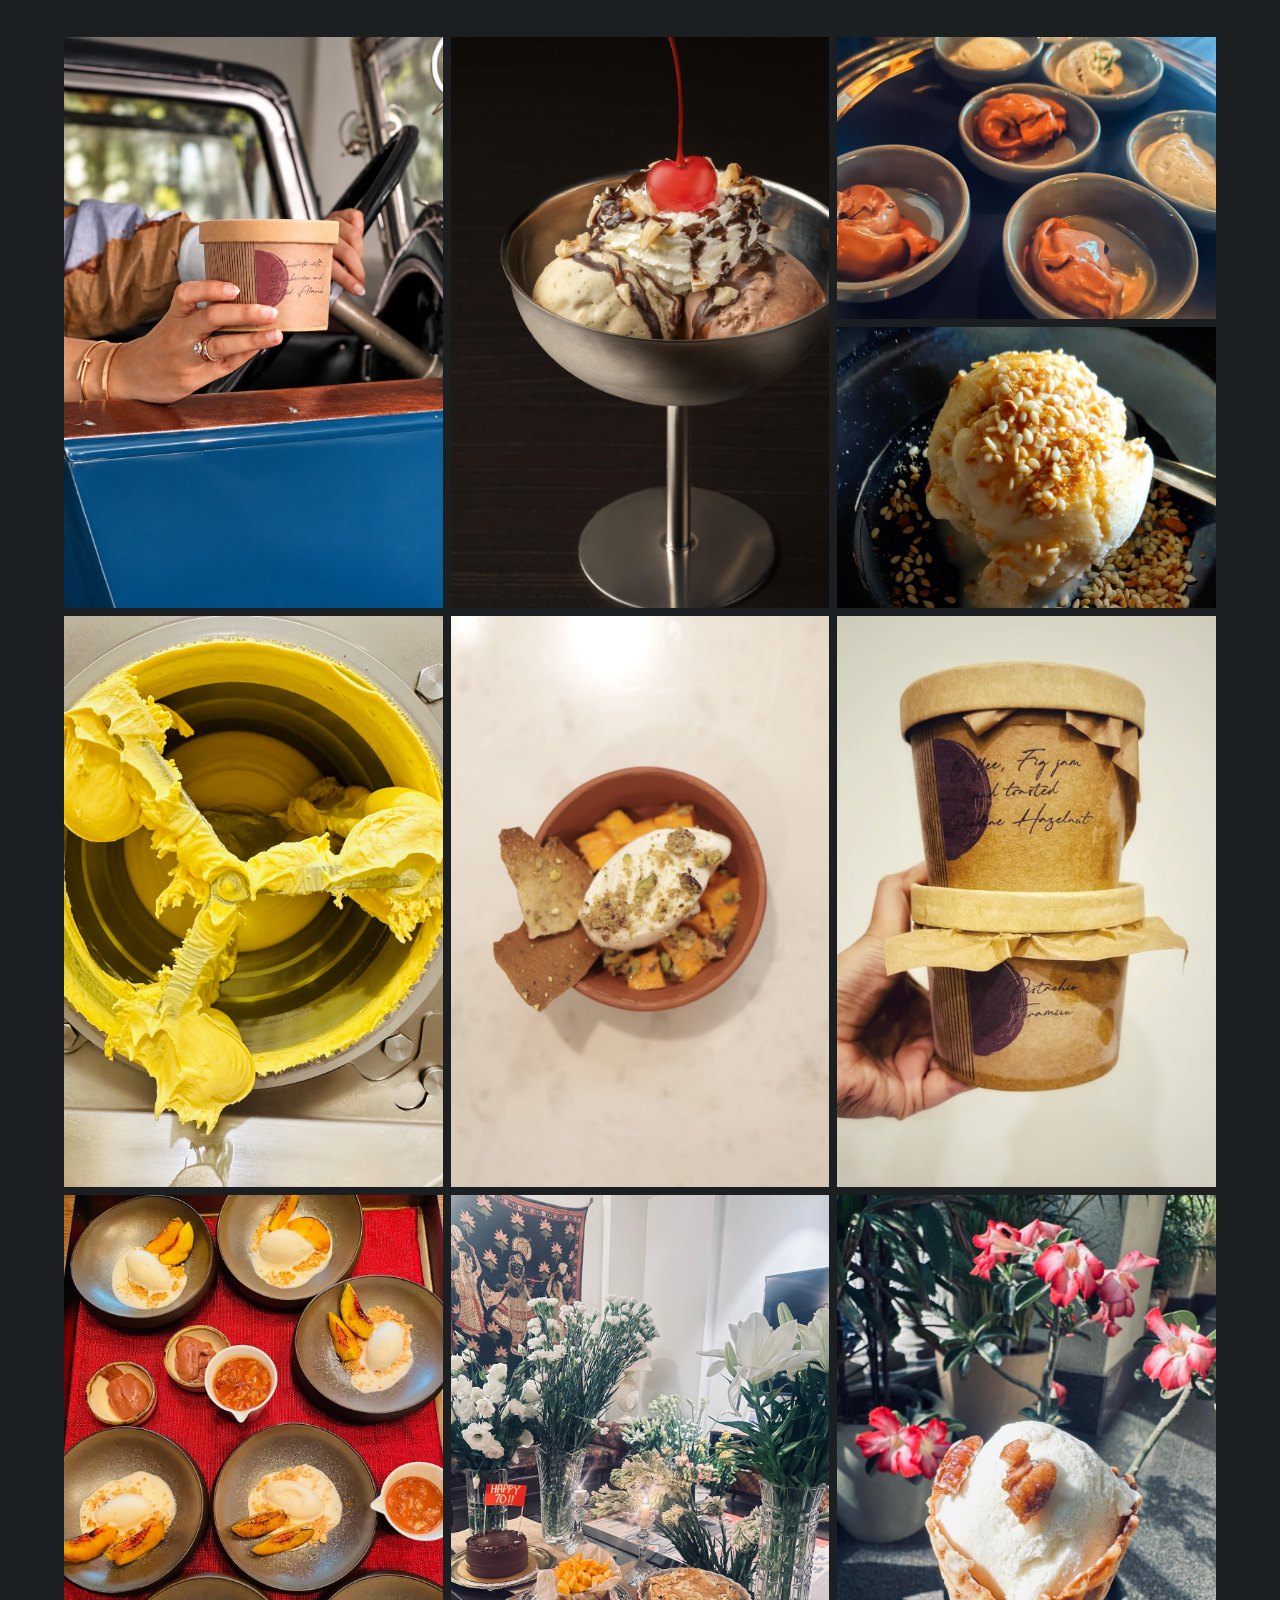
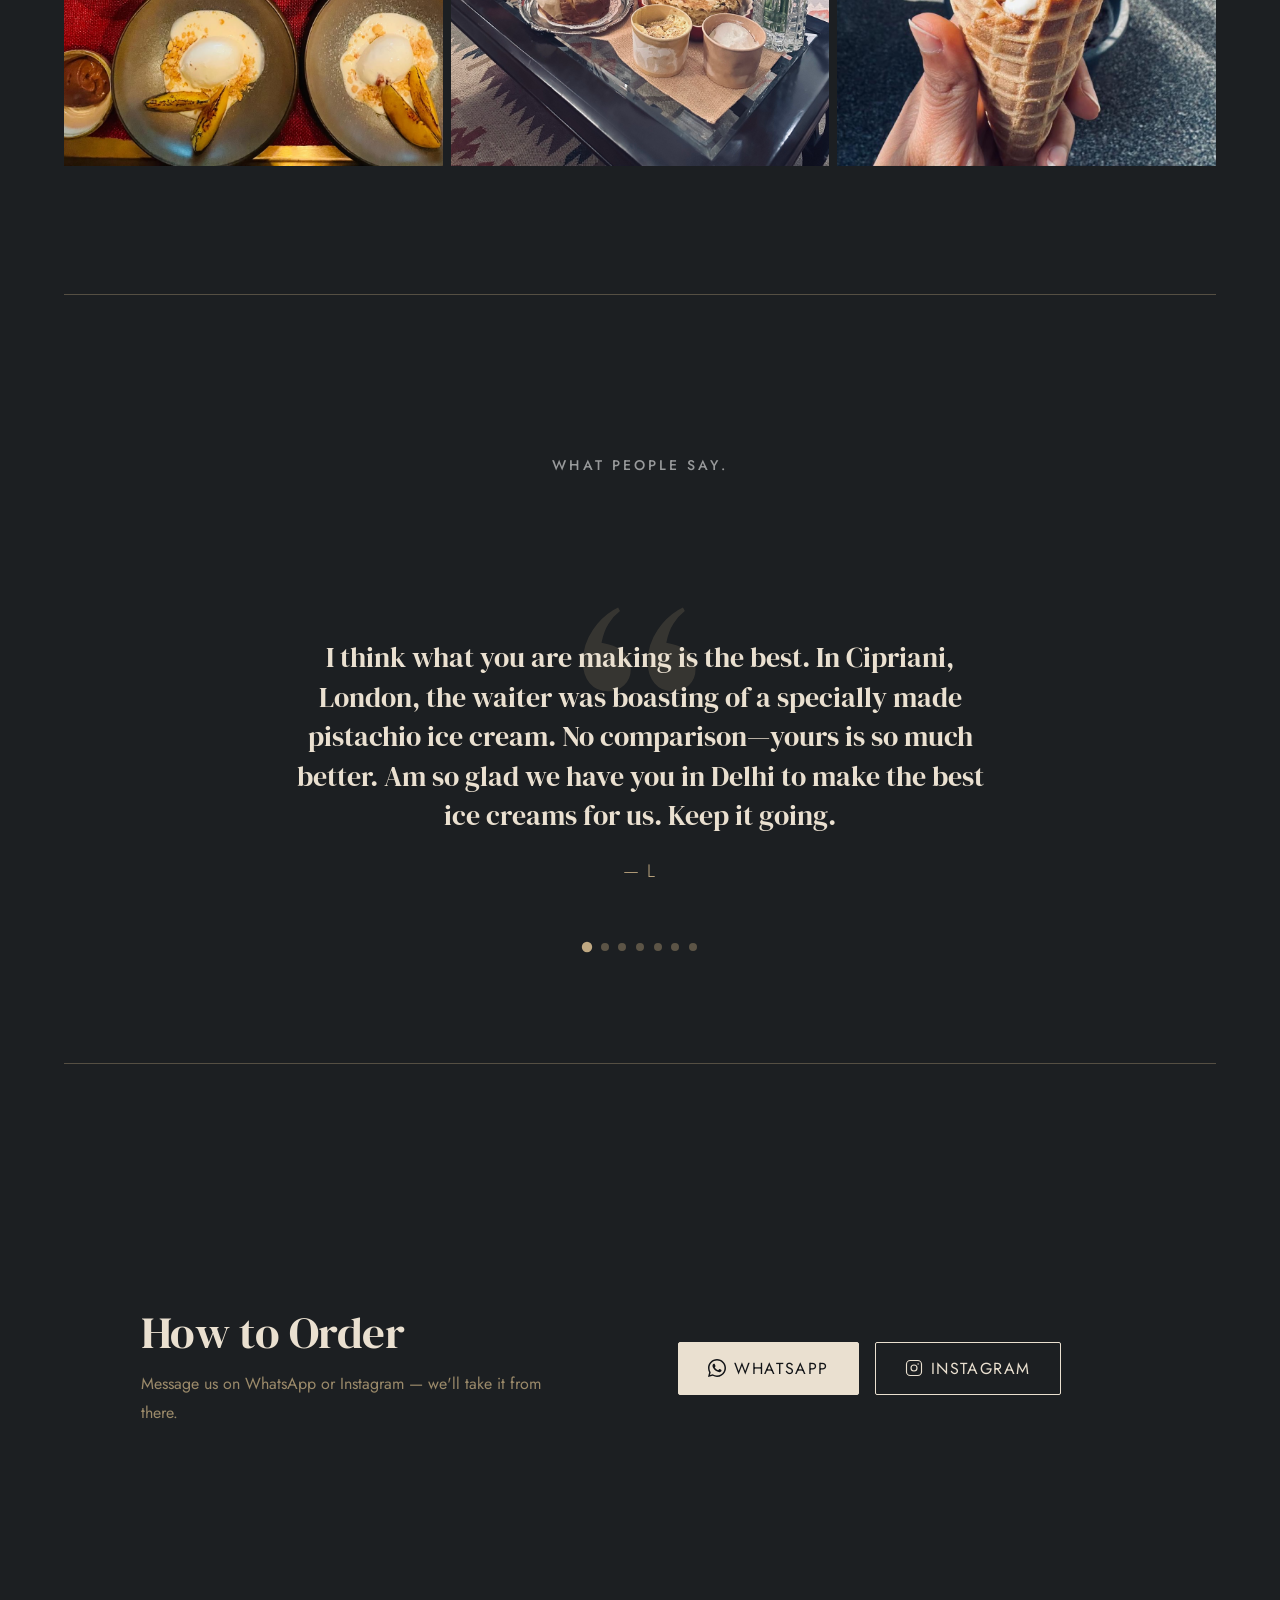
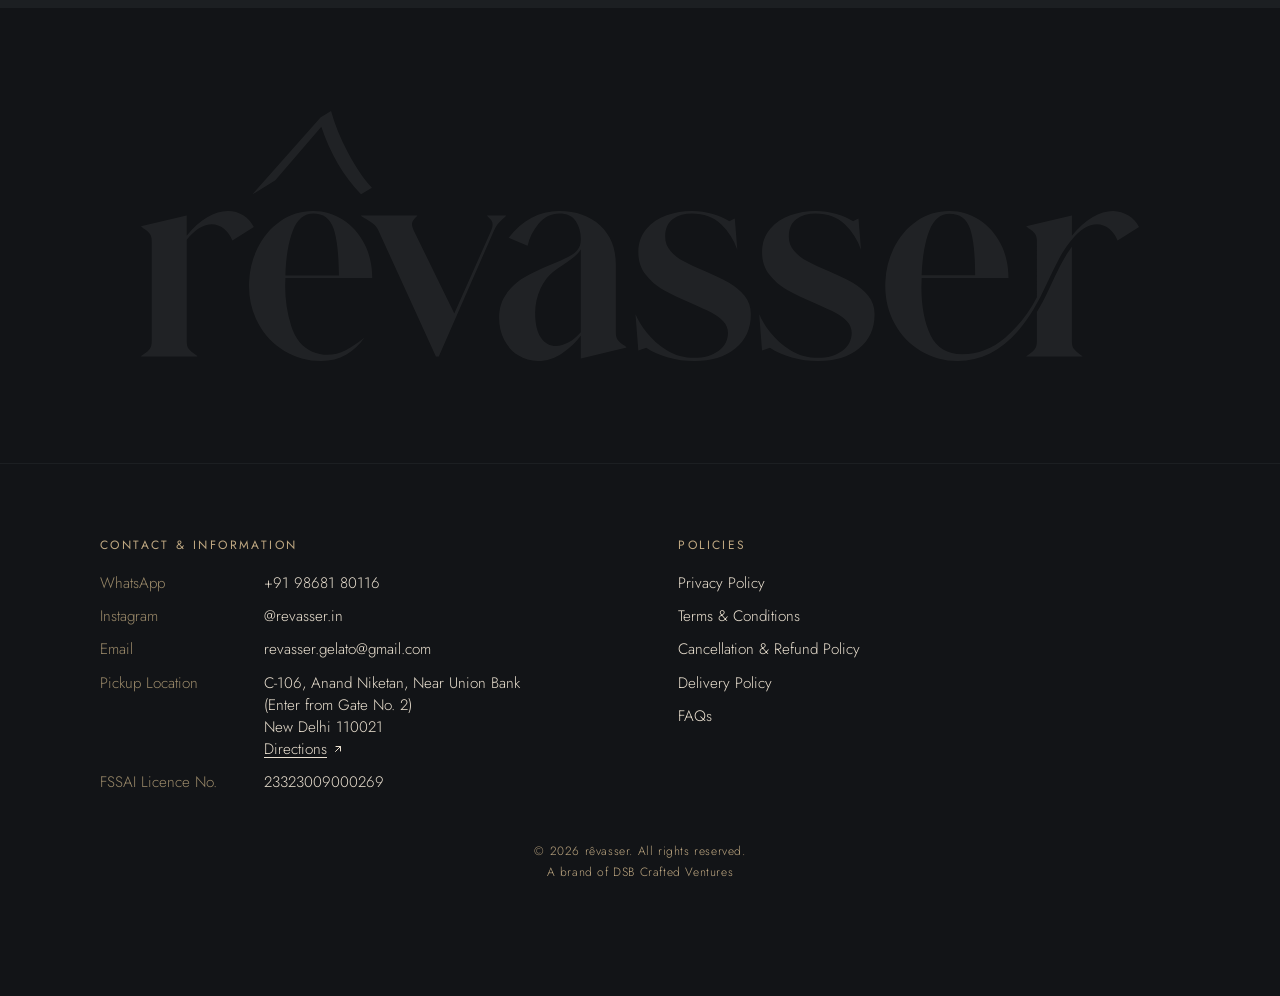
<file: gifting.html>
<!DOCTYPE html>
<html lang="en">
<head>
  <meta charset="UTF-8" />
  <meta name="viewport" content="width=device-width, initial-scale=1.0" />
  <title>Gifting — Rêvasser</title>
  <link rel="preconnect" href="https://fonts.googleapis.com" />
  <link rel="preconnect" href="https://fonts.gstatic.com" crossorigin />
  <link href="https://fonts.googleapis.com/css2?family=DM+Serif+Display:ital@0;1&family=Jost:wght@300;400;500&display=swap" rel="stylesheet" />
  <link rel="stylesheet" href="style.css" />
</head>
<body>

  <!-- NAV -->
  <nav class="nav">
    <a href="index.html" class="nav__logo"><img src="images/brand_logo.svg" alt="Rêvasser" /></a>
    <div class="nav__links" id="nav-links">
      <ul class="nav__links-list">
        <li><a href="index.html">Home</a></li>
        <li><a href="flavours.html">Flavours</a></li>
        <li><a href="gifting.html" class="nav__active">Gifting</a></li>
        <li><a href="about.html">About</a></li>
      </ul>
      <div class="nav__links-footer">
        <span class="nav__links-divider" aria-hidden="true"></span>
        <div class="nav__links-ctas">
          <a href="https://wa.me/919868180116" class="btn btn--dark" target="_blank" rel="noopener">
            <svg width="18" height="18" viewBox="0 0 24 24" fill="currentColor" aria-hidden="true"><path d="M17.472 14.382c-.297-.149-1.758-.867-2.03-.967-.273-.099-.471-.148-.67.15-.197.297-.767.966-.94 1.164-.173.199-.347.223-.644.075-.297-.15-1.255-.463-2.39-1.475-.883-.788-1.48-1.761-1.653-2.059-.173-.297-.018-.458.13-.606.134-.133.298-.347.446-.52.149-.174.198-.298.298-.497.099-.198.05-.371-.025-.52-.075-.149-.669-1.612-.916-2.207-.242-.579-.487-.5-.669-.51-.173-.008-.371-.01-.57-.01-.198 0-.52.074-.792.372-.272.297-1.04 1.016-1.04 2.479 0 1.462 1.065 2.875 1.213 3.074.149.198 2.096 3.2 5.077 4.487.709.306 1.262.489 1.694.625.712.227 1.36.195 1.871.118.571-.085 1.758-.719 2.006-1.413.248-.694.248-1.289.173-1.413-.074-.124-.272-.198-.57-.347z"/><path d="M12 0C5.373 0 0 5.373 0 12c0 2.123.555 4.116 1.528 5.845L0 24l6.335-1.507A11.933 11.933 0 0012 24c6.627 0 12-5.373 12-12S18.627 0 12 0zm0 22c-1.885 0-3.652-.49-5.187-1.349l-.371-.217-3.762.895.924-3.653-.24-.384A9.959 9.959 0 012 12C2 6.477 6.477 2 12 2s10 4.477 10 10-4.477 10-10 10z"/></svg>
            WhatsApp
          </a>
          <a href="https://www.instagram.com/revasser.in/" class="btn btn--outline" target="_blank" rel="noopener">
            <svg width="18" height="18" viewBox="0 0 24 24" fill="none" stroke="currentColor" stroke-width="1.5" aria-hidden="true"><rect x="2" y="2" width="20" height="20" rx="5"/><circle cx="12" cy="12" r="4"/><circle cx="17.5" cy="6.5" r="1" fill="currentColor" stroke="none"/></svg>
            Instagram
          </a>
        </div>
      </div>
    </div>
    <div class="nav__actions">
      <a href="#order" class="nav__cta">Order Now</a>
      <button class="nav__toggle" id="nav-toggle" aria-label="Open menu" aria-expanded="false" aria-controls="nav-links">
        <span></span><span></span><span></span>
      </button>
    </div>
  </nav>
  <div class="nav__overlay" id="nav-overlay"></div>

  <!-- ─── GIFTING BANNER ───────────────────────────────── -->
  <section class="g-hero">
    <div class="hero__bg">
      <img src="images/hero-gifting.png" alt="Rêvasser gifting" />
    </div>
    <div class="hero__overlay"></div>
    <div class="g-hero__content">
      <p class="hero__eyebrow">rêvasser</p>
      <h1 class="g-hero__title">Just For You</h1>
    </div>
  </section>

  <!-- ─── ABOUT GIFTING ────────────────────────────────── -->
  <section class="story story--home story--tinted">
    <div class="story__inner">
      <div class="story__header">
        <h2 class="section-title">Gifted <em>with intention.</em></h2>
      </div>
      <div class="story__body">
        <p class="body-text story__text">
          A bespoke gelato experience, created around a person, an occasion or a memory. Choose a favourite flavour, a meaningful ingredient, a special message—or a combination of all three—and we'll create something uniquely personal, just for them.
        </p>
        <p class="body-text story__text">
          For birthdays, anniversaries, weddings, Rakhi, thank-yous, congratulations—or simply because.
        </p>
        <p class="body-text story__text">
          Tell us who you're celebrating and what you have in mind. From a favourite flavour to a completely new creation, rêvasser – Just For You is curated specially for the occasion.
        </p>
        <p class="body-text story__text">
          Please get in touch for customisation and bulk orders.
        </p>
      </div>
    </div>
  </section>

  <!-- ─── VISUAL COLLAGE ───────────────────────────────── -->
  <section class="collage" aria-label="Brand imagery">
    <!-- Layout: --tall cells span two rows. The order below packs a
         3-column (desktop) and 2-column (mobile) grid with no gaps. -->
    <div class="collage__cell collage__cell--tall"><img src="images/gift-tub-car.jpg" alt="" loading="lazy" /></div>
    <div class="collage__cell collage__cell--tall"><img src="images/gift-sundae.jpg" alt="" loading="lazy" /></div>
    <div class="collage__cell"><img src="images/gift-tasting-bowls.jpg" alt="" loading="lazy" /></div>
    <div class="collage__cell"><img src="images/gift-sesame-scoop.jpg" alt="" loading="lazy" /></div>
    <div class="collage__cell collage__cell--tall"><img src="images/gift-churning.jpg" alt="" loading="lazy" /></div>
    <div class="collage__cell collage__cell--tall"><img src="images/gift-mango-bowl.jpg" alt="" loading="lazy" /></div>
    <div class="collage__cell collage__cell--tall"><img src="images/gift-tubs-held.jpg" alt="" loading="lazy" /></div>
    <div class="collage__cell collage__cell--tall"><img src="images/gift-dessert-tray.jpg" alt="" loading="lazy" /></div>
    <div class="collage__cell collage__cell--tall"><img src="images/gift-birthday-table.jpg" alt="" loading="lazy" /></div>
    <div class="collage__cell collage__cell--tall"><img src="images/gift-pecan-cone.jpg" alt="" loading="lazy" /></div>
  </section>

  <div class="section-divider" aria-hidden="true"><span></span></div>

  <!-- ─── TESTIMONIALS ─────────────────────────────────── -->
  <section class="testimonials">
    <p class="hero__eyebrow testimonials__heading">What people say.</p>
    <div class="testimonials__bottom">
      <div class="testimonials__carousel" id="testimonials-carousel">
        <span class="testimonials__quote-mark" aria-hidden="true">&#8220;</span>
        <blockquote class="testimonial is-active">
          <p class="testimonial__quote">I think what you are making is the best. In Cipriani, London, the waiter was boasting of a specially made pistachio ice cream. No comparison—yours is so much better. Am so glad we have you in Delhi to make the best ice creams for us. Keep it going.</p>
          <footer class="testimonial__attr">— L</footer>
        </blockquote>
        <blockquote class="testimonial">
          <p class="testimonial__quote">Absolutely terrific! Yours is my favourite gelato!</p>
          <footer class="testimonial__attr">— Vs</footer>
        </blockquote>
        <blockquote class="testimonial">
          <p class="testimonial__quote">Thank you so much for your most excellent gelatos. Their texture was so good! I loved how creamy and yet how light they felt. Especially the subtlety of the mango pistachio one. We thoroughly enjoyed every bite. It was better than many gelatos that we'd had in Italy itself.</p>
          <footer class="testimonial__attr">— H</footer>
        </blockquote>
        <blockquote class="testimonial">
          <p class="testimonial__quote">Just saying—I have not eaten better. Matches Venchi in Italy.</p>
          <footer class="testimonial__attr">— As</footer>
        </blockquote>
        <blockquote class="testimonial">
          <p class="testimonial__quote">You are good at what you do, you have brought another dimension to gelato in Delhi—thank you Divija and keep it going.</p>
          <footer class="testimonial__attr">— P</footer>
        </blockquote>
        <blockquote class="testimonial">
          <p class="testimonial__quote">Super chocolate gelato! Rich, smooth and full of flavour, with the brownies and pecans adding just the right amount of texture. It's absolutely perfect! Really enjoyed every spoonful. Congratulations, Divija, it's a grand success! And now, looking forward to putting my feet up, daydreaming and enjoying rêvasser!</p>
          <footer class="testimonial__attr">— Ad</footer>
        </blockquote>
        <blockquote class="testimonial">
          <p class="testimonial__quote">rêvasser by Divija has completely spoilt me for all other ice creams! The Cheese Cherry Almond Crumble and Pistachio Tiramisu are absolute favourites. I honestly can't enjoy any other gelato now without comparing it to rêvasser—and nothing else seems to come close. Once you've tasted these, there's simply no going back!</p>
        </blockquote>
      </div>
      <div class="testimonials__dots" id="testimonials-dots">
        <button type="button" class="testimonials__dot is-active" aria-label="Show testimonial 1"></button>
        <button type="button" class="testimonials__dot" aria-label="Show testimonial 2"></button>
        <button type="button" class="testimonials__dot" aria-label="Show testimonial 3"></button>
        <button type="button" class="testimonials__dot" aria-label="Show testimonial 4"></button>
        <button type="button" class="testimonials__dot" aria-label="Show testimonial 5"></button>
        <button type="button" class="testimonials__dot" aria-label="Show testimonial 6"></button>
        <button type="button" class="testimonials__dot" aria-label="Show testimonial 7"></button>
      </div>
    </div>
  </section>

  <div class="section-divider" aria-hidden="true"><span></span></div>

  <!-- ─── HOW TO ORDER ─────────────────────────────────── -->
  <section class="order order--split" id="order">
    <div class="order__inner">
      <header class="order__header">
        <h2 class="section-title">How to Order</h2>
        <p class="body-text">Message us on WhatsApp or Instagram — we'll take it from there.</p>
      </header>

      <div class="order__ctas">
        <a href="https://wa.me/919868180116" class="btn btn--dark" target="_blank" rel="noopener">
          <svg width="18" height="18" viewBox="0 0 24 24" fill="currentColor" aria-hidden="true"><path d="M17.472 14.382c-.297-.149-1.758-.867-2.03-.967-.273-.099-.471-.148-.67.15-.197.297-.767.966-.94 1.164-.173.199-.347.223-.644.075-.297-.15-1.255-.463-2.39-1.475-.883-.788-1.48-1.761-1.653-2.059-.173-.297-.018-.458.13-.606.134-.133.298-.347.446-.52.149-.174.198-.298.298-.497.099-.198.05-.371-.025-.52-.075-.149-.669-1.612-.916-2.207-.242-.579-.487-.5-.669-.51-.173-.008-.371-.01-.57-.01-.198 0-.52.074-.792.372-.272.297-1.04 1.016-1.04 2.479 0 1.462 1.065 2.875 1.213 3.074.149.198 2.096 3.2 5.077 4.487.709.306 1.262.489 1.694.625.712.227 1.36.195 1.871.118.571-.085 1.758-.719 2.006-1.413.248-.694.248-1.289.173-1.413-.074-.124-.272-.198-.57-.347z"/><path d="M12 0C5.373 0 0 5.373 0 12c0 2.123.555 4.116 1.528 5.845L0 24l6.335-1.507A11.933 11.933 0 0012 24c6.627 0 12-5.373 12-12S18.627 0 12 0zm0 22c-1.885 0-3.652-.49-5.187-1.349l-.371-.217-3.762.895.924-3.653-.24-.384A9.959 9.959 0 012 12C2 6.477 6.477 2 12 2s10 4.477 10 10-4.477 10-10 10z"/></svg>
          WhatsApp
        </a>
        <a href="https://www.instagram.com/revasser.in/" class="btn btn--outline" target="_blank" rel="noopener">
          <svg width="18" height="18" viewBox="0 0 24 24" fill="none" stroke="currentColor" stroke-width="1.5" aria-hidden="true"><rect x="2" y="2" width="20" height="20" rx="5"/><circle cx="12" cy="12" r="4"/><circle cx="17.5" cy="6.5" r="1" fill="currentColor" stroke="none"/></svg>
          Instagram
        </a>
      </div>
    </div>
  </section>

  <!-- ─── RÊVASSER BANNER ──────────────────────────────── -->
  <section class="wordmark" aria-hidden="true">
    <img class="wordmark__img" src="images/brand_wordmark.svg" alt="" />
  </section>

  <!-- ─── FOOTER ───────────────────────────────────────── -->
  <footer class="footer">
    <div class="footer__grid">
      <div class="footer__col">
        <h3 class="footer__heading">Contact &amp; Information</h3>
        <ul class="footer__list">
          <li><span class="footer__label">WhatsApp</span><a href="https://wa.me/919868180116" target="_blank" rel="noopener">+91 98681 80116</a></li>
          <li><span class="footer__label">Instagram</span><a href="https://www.instagram.com/revasser.in/" target="_blank" rel="noopener">@revasser.in</a></li>
          <li><span class="footer__label">Email</span><a href="mailto:revasser.gelato@gmail.com">revasser.gelato@gmail.com</a></li>
          <li><span class="footer__label">Pickup Location</span><span>C-106, Anand Niketan, Near Union Bank<br />(Enter from Gate No. 2)<br />New Delhi 110021<br /><a href="https://maps.app.goo.gl/SeJnaY1CPPLuA5N87" target="_blank" class="footer__directions" rel="noopener">Directions<svg aria-hidden="true" width="12" height="12" viewBox="0 0 24 24" fill="none" stroke="currentColor" stroke-width="2" stroke-linecap="round" stroke-linejoin="round"><path d="M7 17 17 7"/><path d="M8 7h9v9"/></svg></a></span></li>
          <li><span class="footer__label">FSSAI Licence No.</span><span>23323009000269</span></li>
        </ul>
      </div>
      <div class="footer__col">
        <h3 class="footer__heading">Policies</h3>
        <ul class="footer__list">
          <li><a href="privacy.html">Privacy Policy</a></li>
          <li><a href="terms.html">Terms &amp; Conditions</a></li>
          <li><a href="cancellation-refund.html">Cancellation &amp; Refund Policy</a></li>
          <li><a href="#">Delivery Policy</a></li>
          <li><a href="index.html#faq">FAQs</a></li>
        </ul>
      </div>
    </div>
    <p class="footer__copy">&copy; 2026 rêvasser. All rights reserved.<br />A brand of DSB Crafted Ventures</p>
  </footer>

  <!-- ─── CHURN BANNER ───────────────────────────────────
       Optional, floating pill ticker. Delete this whole block when
       nothing is currently churning — it sits outside document flow
       (position: fixed), so removing it leaves no gap. Update the
       flavour names below, or remove entries, whenever what's
       churning changes. ─────────── -->
  <div class="churn-banner" id="churn-banner">
    <div class="churn-banner__label">
      <span class="churn-banner__dot" aria-hidden="true"></span>
      Winter Specials
    </div>
    <div class="churn-banner__ticker">
      <div class="churn-banner__track" id="churn-banner-track">
        <span class="churn-banner__item">Cinnamon, Carrot Cake &amp; Toasted Walnuts — ₹800</span>
        <span class="churn-banner__item">Sticky Toffee Pudding with Pecans &amp; Coffee — ₹800</span>
      </div>
    </div>
  </div>

  <script>
    const navToggle = document.getElementById('nav-toggle');
    const navLinks = document.getElementById('nav-links');
    const navOverlay = document.getElementById('nav-overlay');

    function closeMenu() {
      navToggle.setAttribute('aria-expanded', 'false');
      navLinks.classList.remove('is-open');
      navOverlay.classList.remove('is-open');
    }

    navToggle.addEventListener('click', () => {
      const isOpen = navLinks.classList.toggle('is-open');
      navToggle.setAttribute('aria-expanded', String(isOpen));
      navOverlay.classList.toggle('is-open', isOpen);
    });

    navOverlay.addEventListener('click', closeMenu);
    navLinks.querySelectorAll('a').forEach((link) => link.addEventListener('click', closeMenu));

    const churnTrack = document.getElementById('churn-banner-track');
    if (churnTrack && churnTrack.children.length > 1) {
      Array.from(churnTrack.children).forEach((item) => churnTrack.appendChild(item.cloneNode(true)));
      churnTrack.classList.add('is-scrolling');
    }

    const testimonials = document.querySelectorAll('#testimonials-carousel .testimonial');
    const testimonialDots = document.querySelectorAll('#testimonials-dots .testimonials__dot');
    if (testimonials.length > 1) {
      let activeIndex = 0;
      let testimonialAutoplay;

      function goToTestimonial(index) {
        testimonials[activeIndex].classList.remove('is-active');
        testimonialDots[activeIndex].classList.remove('is-active');
        activeIndex = index;
        testimonials[activeIndex].classList.add('is-active');
        testimonialDots[activeIndex].classList.add('is-active');
      }

      function startTestimonialAutoplay() {
        testimonialAutoplay = setInterval(() => {
          goToTestimonial((activeIndex + 1) % testimonials.length);
        }, 10000);
      }

      testimonialDots.forEach((dot, index) => {
        dot.addEventListener('click', () => {
          if (index === activeIndex) return;
          goToTestimonial(index);
          clearInterval(testimonialAutoplay);
          startTestimonialAutoplay();
        });
      });

      startTestimonialAutoplay();
    }
  </script>
</body>
</html>
</file>
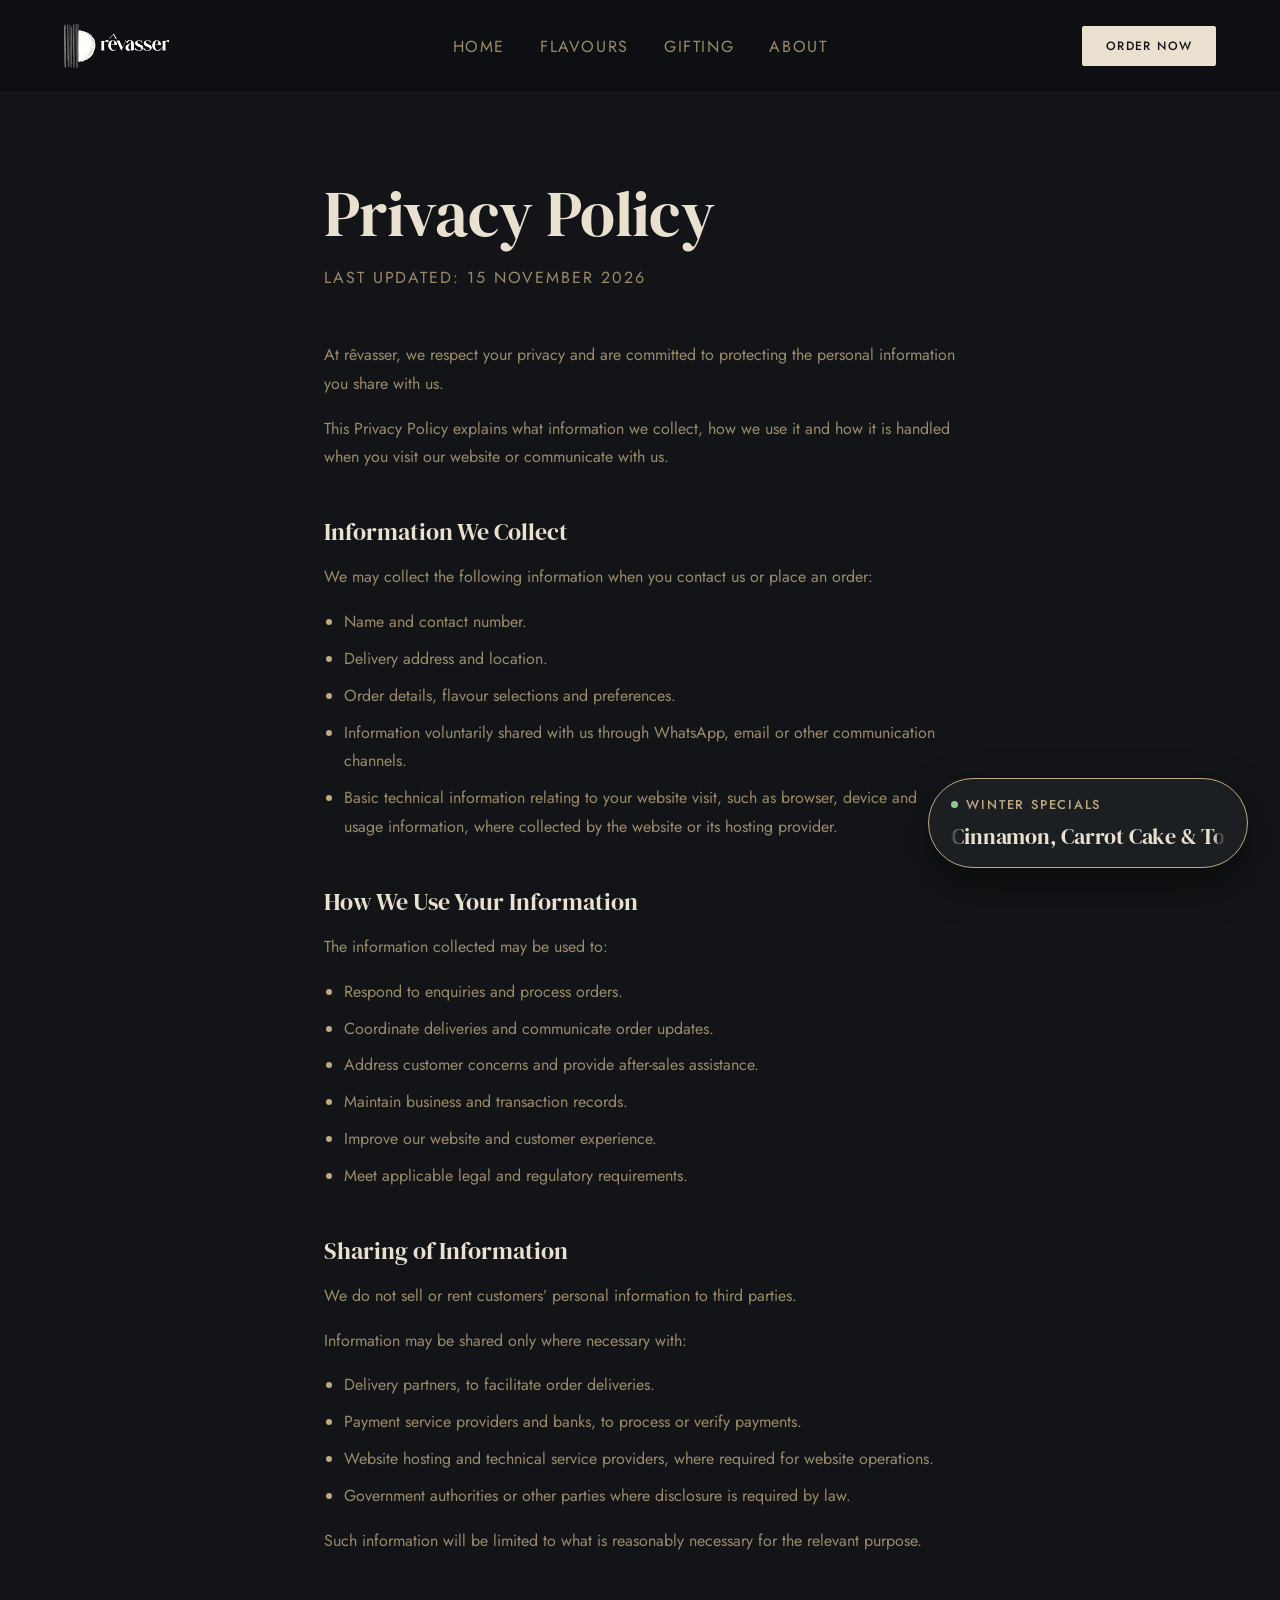
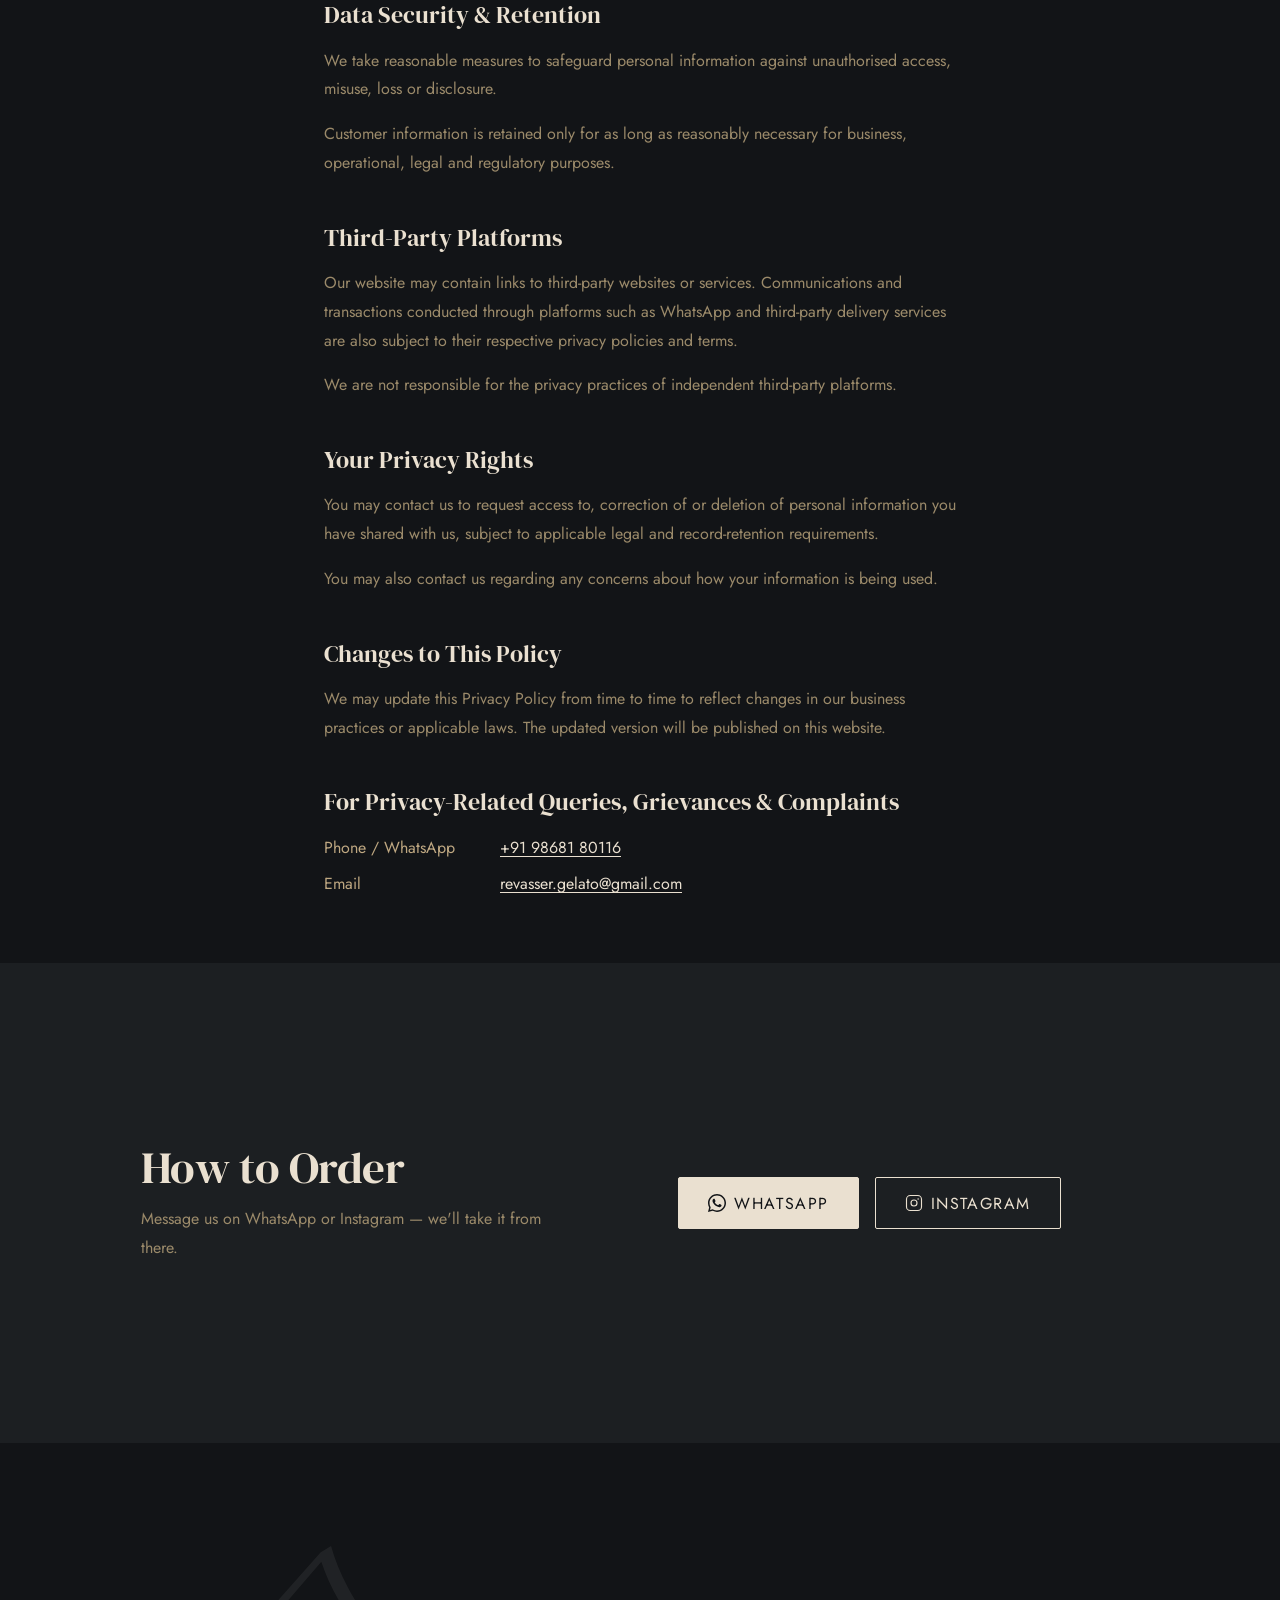
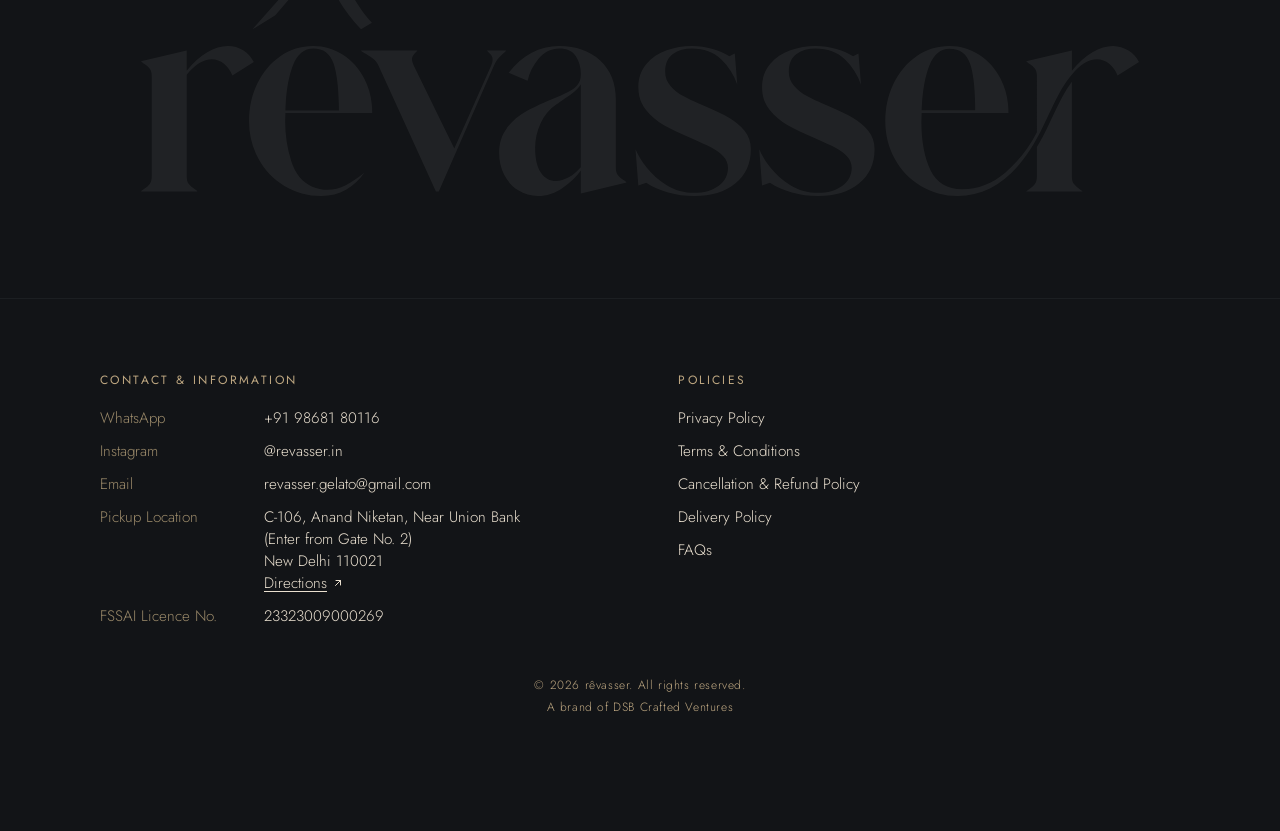
<file: privacy.html>
<!DOCTYPE html>
<html lang="en">
<head>
  <meta charset="UTF-8" />
  <meta name="viewport" content="width=device-width, initial-scale=1.0" />
  <title>Privacy Policy — Rêvasser</title>
  <link rel="preconnect" href="https://fonts.googleapis.com" />
  <link rel="preconnect" href="https://fonts.gstatic.com" crossorigin />
  <link href="https://fonts.googleapis.com/css2?family=DM+Serif+Display:ital@0;1&family=Jost:wght@300;400;500&display=swap" rel="stylesheet" />
  <link rel="stylesheet" href="style.css" />
</head>
<body>

  <!-- NAV -->
  <nav class="nav">
    <a href="index.html" class="nav__logo"><img src="images/brand_logo.svg" alt="Rêvasser" /></a>
    <div class="nav__links" id="nav-links">
      <ul class="nav__links-list">
        <li><a href="index.html">Home</a></li>
        <li><a href="flavours.html">Flavours</a></li>
        <li><a href="gifting.html">Gifting</a></li>
        <li><a href="about.html">About</a></li>
      </ul>
      <div class="nav__links-footer">
        <span class="nav__links-divider" aria-hidden="true"></span>
        <div class="nav__links-ctas">
          <a href="https://wa.me/919868180116" class="btn btn--dark" target="_blank" rel="noopener">
            <svg width="18" height="18" viewBox="0 0 24 24" fill="currentColor" aria-hidden="true"><path d="M17.472 14.382c-.297-.149-1.758-.867-2.03-.967-.273-.099-.471-.148-.67.15-.197.297-.767.966-.94 1.164-.173.199-.347.223-.644.075-.297-.15-1.255-.463-2.39-1.475-.883-.788-1.48-1.761-1.653-2.059-.173-.297-.018-.458.13-.606.134-.133.298-.347.446-.52.149-.174.198-.298.298-.497.099-.198.05-.371-.025-.52-.075-.149-.669-1.612-.916-2.207-.242-.579-.487-.5-.669-.51-.173-.008-.371-.01-.57-.01-.198 0-.52.074-.792.372-.272.297-1.04 1.016-1.04 2.479 0 1.462 1.065 2.875 1.213 3.074.149.198 2.096 3.2 5.077 4.487.709.306 1.262.489 1.694.625.712.227 1.36.195 1.871.118.571-.085 1.758-.719 2.006-1.413.248-.694.248-1.289.173-1.413-.074-.124-.272-.198-.57-.347z"/><path d="M12 0C5.373 0 0 5.373 0 12c0 2.123.555 4.116 1.528 5.845L0 24l6.335-1.507A11.933 11.933 0 0012 24c6.627 0 12-5.373 12-12S18.627 0 12 0zm0 22c-1.885 0-3.652-.49-5.187-1.349l-.371-.217-3.762.895.924-3.653-.24-.384A9.959 9.959 0 012 12C2 6.477 6.477 2 12 2s10 4.477 10 10-4.477 10-10 10z"/></svg>
            WhatsApp
          </a>
          <a href="https://www.instagram.com/revasser.in/" class="btn btn--outline" target="_blank" rel="noopener">
            <svg width="18" height="18" viewBox="0 0 24 24" fill="none" stroke="currentColor" stroke-width="1.5" aria-hidden="true"><rect x="2" y="2" width="20" height="20" rx="5"/><circle cx="12" cy="12" r="4"/><circle cx="17.5" cy="6.5" r="1" fill="currentColor" stroke="none"/></svg>
            Instagram
          </a>
        </div>
      </div>
    </div>
    <div class="nav__actions">
      <a href="#order" class="nav__cta">Order Now</a>
      <button class="nav__toggle" id="nav-toggle" aria-label="Open menu" aria-expanded="false" aria-controls="nav-links">
        <span></span><span></span><span></span>
      </button>
    </div>
  </nav>
  <div class="nav__overlay" id="nav-overlay"></div>

  <main class="legal">
      <article class="legal__doc">
        <h1 class="section-title legal__title">Privacy <em>Policy</em></h1>
        <p class="legal__updated">Last updated: 15 November 2026</p>
        <p>At rêvasser, we respect your privacy and are committed to protecting the personal information you share with us.</p>
        <p>This Privacy Policy explains what information we collect, how we use it and how it is handled when you visit our website or communicate with us.</p>
        <h2>Information We Collect</h2>
        <p>We may collect the following information when you contact us or place an order:</p>
        <ul>
          <li>Name and contact number.</li>
          <li>Delivery address and location.</li>
          <li>Order details, flavour selections and preferences.</li>
          <li>Information voluntarily shared with us through WhatsApp, email or other communication channels.</li>
          <li>Basic technical information relating to your website visit, such as browser, device and usage information, where collected by the website or its hosting provider.</li>
        </ul>
        <h2>How We Use Your Information</h2>
        <p>The information collected may be used to:</p>
        <ul>
          <li>Respond to enquiries and process orders.</li>
          <li>Coordinate deliveries and communicate order updates.</li>
          <li>Address customer concerns and provide after-sales assistance.</li>
          <li>Maintain business and transaction records.</li>
          <li>Improve our website and customer experience.</li>
          <li>Meet applicable legal and regulatory requirements.</li>
        </ul>
        <h2>Sharing of Information</h2>
        <p>We do not sell or rent customers’ personal information to third parties.</p>
        <p>Information may be shared only where necessary with:</p>
        <ul>
          <li>Delivery partners, to facilitate order deliveries.</li>
          <li>Payment service providers and banks, to process or verify payments.</li>
          <li>Website hosting and technical service providers, where required for website operations.</li>
          <li>Government authorities or other parties where disclosure is required by law.</li>
        </ul>
        <p>Such information will be limited to what is reasonably necessary for the relevant purpose.</p>
        <h2>Data Security &amp; Retention</h2>
        <p>We take reasonable measures to safeguard personal information against unauthorised access, misuse, loss or disclosure.</p>
        <p>Customer information is retained only for as long as reasonably necessary for business, operational, legal and regulatory purposes.</p>
        <h2>Third-Party Platforms</h2>
        <p>Our website may contain links to third-party websites or services. Communications and transactions conducted through platforms such as WhatsApp and third-party delivery services are also subject to their respective privacy policies and terms.</p>
        <p>We are not responsible for the privacy practices of independent third-party platforms.</p>
        <h2>Your Privacy Rights</h2>
        <p>You may contact us to request access to, correction of or deletion of personal information you have shared with us, subject to applicable legal and record-retention requirements.</p>
        <p>You may also contact us regarding any concerns about how your information is being used.</p>
        <h2>Changes to This Policy</h2>
        <p>We may update this Privacy Policy from time to time to reflect changes in our business practices or applicable laws. The updated version will be published on this website.</p>
        <h2>For Privacy-Related Queries, Grievances &amp; Complaints</h2>
        <ul class="legal__contact">
          <li><span>Phone / WhatsApp</span><a href="https://wa.me/919868180116" target="_blank" rel="noopener">+91 98681 80116</a></li>
          <li><span>Email</span><a href="mailto:revasser.gelato@gmail.com">revasser.gelato@gmail.com</a></li>
        </ul>
      </article>
  </main>

  <!-- ─── HOW TO ORDER ─────────────────────────────────── -->
  <section class="order order--split" id="order">
    <div class="order__inner">
      <header class="order__header">
        <h2 class="section-title">How to Order</h2>
        <p class="body-text">Message us on WhatsApp or Instagram — we'll take it from there.</p>
      </header>

      <div class="order__ctas">
        <a href="https://wa.me/919868180116" class="btn btn--dark" target="_blank" rel="noopener">
          <svg width="18" height="18" viewBox="0 0 24 24" fill="currentColor" aria-hidden="true"><path d="M17.472 14.382c-.297-.149-1.758-.867-2.03-.967-.273-.099-.471-.148-.67.15-.197.297-.767.966-.94 1.164-.173.199-.347.223-.644.075-.297-.15-1.255-.463-2.39-1.475-.883-.788-1.48-1.761-1.653-2.059-.173-.297-.018-.458.13-.606.134-.133.298-.347.446-.52.149-.174.198-.298.298-.497.099-.198.05-.371-.025-.52-.075-.149-.669-1.612-.916-2.207-.242-.579-.487-.5-.669-.51-.173-.008-.371-.01-.57-.01-.198 0-.52.074-.792.372-.272.297-1.04 1.016-1.04 2.479 0 1.462 1.065 2.875 1.213 3.074.149.198 2.096 3.2 5.077 4.487.709.306 1.262.489 1.694.625.712.227 1.36.195 1.871.118.571-.085 1.758-.719 2.006-1.413.248-.694.248-1.289.173-1.413-.074-.124-.272-.198-.57-.347z"/><path d="M12 0C5.373 0 0 5.373 0 12c0 2.123.555 4.116 1.528 5.845L0 24l6.335-1.507A11.933 11.933 0 0012 24c6.627 0 12-5.373 12-12S18.627 0 12 0zm0 22c-1.885 0-3.652-.49-5.187-1.349l-.371-.217-3.762.895.924-3.653-.24-.384A9.959 9.959 0 012 12C2 6.477 6.477 2 12 2s10 4.477 10 10-4.477 10-10 10z"/></svg>
          WhatsApp
        </a>
        <a href="https://www.instagram.com/revasser.in/" class="btn btn--outline" target="_blank" rel="noopener">
          <svg width="18" height="18" viewBox="0 0 24 24" fill="none" stroke="currentColor" stroke-width="1.5" aria-hidden="true"><rect x="2" y="2" width="20" height="20" rx="5"/><circle cx="12" cy="12" r="4"/><circle cx="17.5" cy="6.5" r="1" fill="currentColor" stroke="none"/></svg>
          Instagram
        </a>
      </div>
    </div>
  </section>

  <!-- ─── RÊVASSER BANNER ──────────────────────────────── -->
  <section class="wordmark" aria-hidden="true">
    <img class="wordmark__img" src="images/brand_wordmark.svg" alt="" />
  </section>

  <!-- ─── FOOTER ───────────────────────────────────────── -->
  <footer class="footer">
    <div class="footer__grid">
      <div class="footer__col">
        <h3 class="footer__heading">Contact &amp; Information</h3>
        <ul class="footer__list">
          <li><span class="footer__label">WhatsApp</span><a href="https://wa.me/919868180116" target="_blank" rel="noopener">+91 98681 80116</a></li>
          <li><span class="footer__label">Instagram</span><a href="https://www.instagram.com/revasser.in/" target="_blank" rel="noopener">@revasser.in</a></li>
          <li><span class="footer__label">Email</span><a href="mailto:revasser.gelato@gmail.com">revasser.gelato@gmail.com</a></li>
          <li><span class="footer__label">Pickup Location</span><span>C-106, Anand Niketan, Near Union Bank<br />(Enter from Gate No. 2)<br />New Delhi 110021<br /><a href="https://maps.app.goo.gl/SeJnaY1CPPLuA5N87" target="_blank" class="footer__directions" rel="noopener">Directions<svg aria-hidden="true" width="12" height="12" viewBox="0 0 24 24" fill="none" stroke="currentColor" stroke-width="2" stroke-linecap="round" stroke-linejoin="round"><path d="M7 17 17 7"/><path d="M8 7h9v9"/></svg></a></span></li>
          <li><span class="footer__label">FSSAI Licence No.</span><span>23323009000269</span></li>
        </ul>
      </div>
      <div class="footer__col">
        <h3 class="footer__heading">Policies</h3>
        <ul class="footer__list">
          <li><a href="privacy.html">Privacy Policy</a></li>
          <li><a href="terms.html">Terms &amp; Conditions</a></li>
          <li><a href="cancellation-refund.html">Cancellation &amp; Refund Policy</a></li>
          <li><a href="#">Delivery Policy</a></li>
          <li><a href="index.html#faq">FAQs</a></li>
        </ul>
      </div>
    </div>
    <p class="footer__copy">&copy; 2026 rêvasser. All rights reserved.<br />A brand of DSB Crafted Ventures</p>
  </footer>

  <!-- ─── CHURN BANNER ───────────────────────────────────
       Optional, floating pill ticker. Delete this whole block when
       nothing is currently churning — it sits outside document flow
       (position: fixed), so removing it leaves no gap. Update the
       flavour names below, or remove entries, whenever what's
       churning changes. ─────────── -->
  <div class="churn-banner" id="churn-banner">
    <div class="churn-banner__label">
      <span class="churn-banner__dot" aria-hidden="true"></span>
      Winter Specials
    </div>
    <div class="churn-banner__ticker">
      <div class="churn-banner__track" id="churn-banner-track">
        <span class="churn-banner__item">Cinnamon, Carrot Cake &amp; Toasted Walnuts — ₹800</span>
        <span class="churn-banner__item">Sticky Toffee Pudding with Pecans &amp; Coffee — ₹800</span>
      </div>
    </div>
  </div>

  <script>
    const navToggle = document.getElementById('nav-toggle');
    const navLinks = document.getElementById('nav-links');
    const navOverlay = document.getElementById('nav-overlay');

    function closeMenu() {
      navToggle.setAttribute('aria-expanded', 'false');
      navLinks.classList.remove('is-open');
      navOverlay.classList.remove('is-open');
    }

    navToggle.addEventListener('click', () => {
      const isOpen = navLinks.classList.toggle('is-open');
      navToggle.setAttribute('aria-expanded', String(isOpen));
      navOverlay.classList.toggle('is-open', isOpen);
    });

    navOverlay.addEventListener('click', closeMenu);
    navLinks.querySelectorAll('a').forEach((link) => link.addEventListener('click', closeMenu));

    const testimonials = document.querySelectorAll('#testimonials-carousel .testimonial');
    const testimonialDots = document.querySelectorAll('#testimonials-dots .testimonials__dot');
    if (testimonials.length > 1) {
      let activeIndex = 0;
      let testimonialAutoplay;

      function goToTestimonial(index) {
        testimonials[activeIndex].classList.remove('is-active');
        testimonialDots[activeIndex].classList.remove('is-active');
        activeIndex = index;
        testimonials[activeIndex].classList.add('is-active');
        testimonialDots[activeIndex].classList.add('is-active');
      }

      function startTestimonialAutoplay() {
        testimonialAutoplay = setInterval(() => {
          goToTestimonial((activeIndex + 1) % testimonials.length);
        }, 10000);
      }

      testimonialDots.forEach((dot, index) => {
        dot.addEventListener('click', () => {
          if (index === activeIndex) return;
          goToTestimonial(index);
          clearInterval(testimonialAutoplay);
          startTestimonialAutoplay();
        });
      });

      startTestimonialAutoplay();
    }

    const churnTrack = document.getElementById('churn-banner-track');
    if (churnTrack && churnTrack.children.length > 1) {
      Array.from(churnTrack.children).forEach((item) => churnTrack.appendChild(item.cloneNode(true)));
      churnTrack.classList.add('is-scrolling');
    }
  </script>
</body>
</html>
</file>
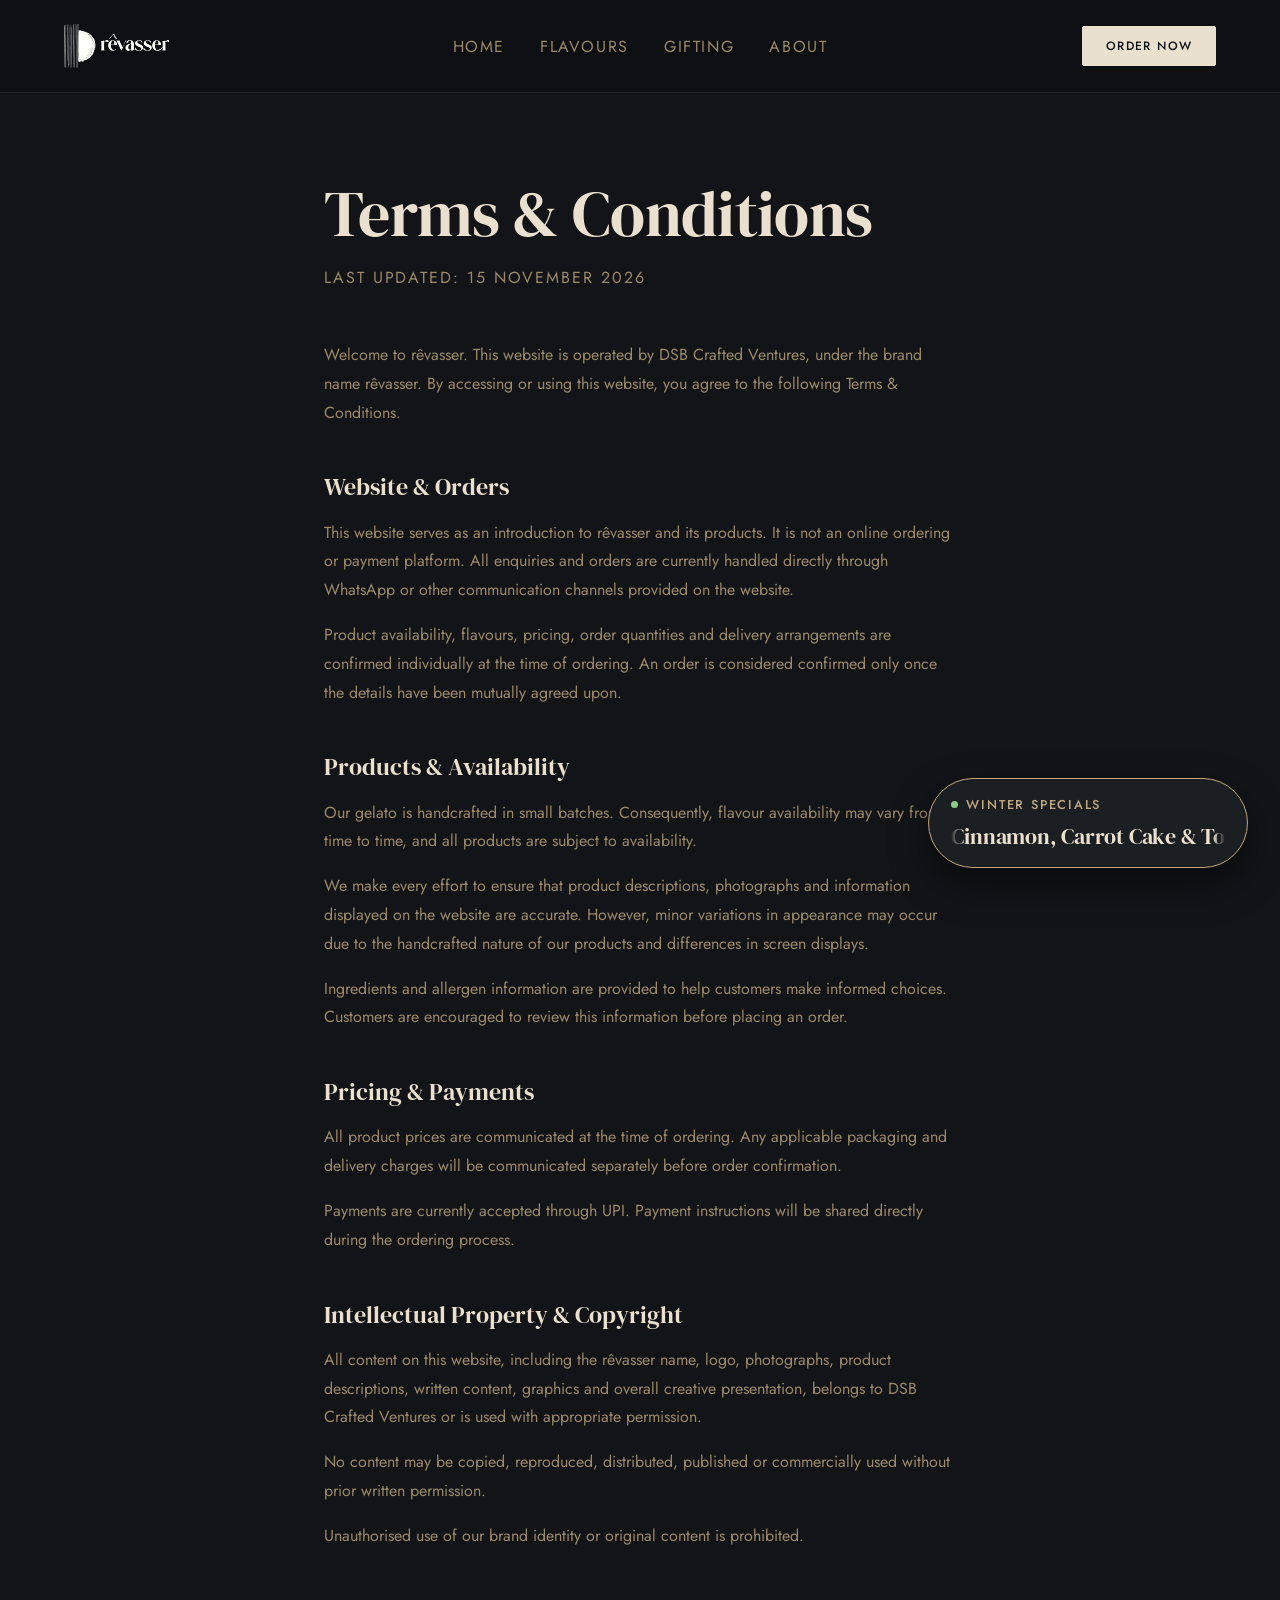
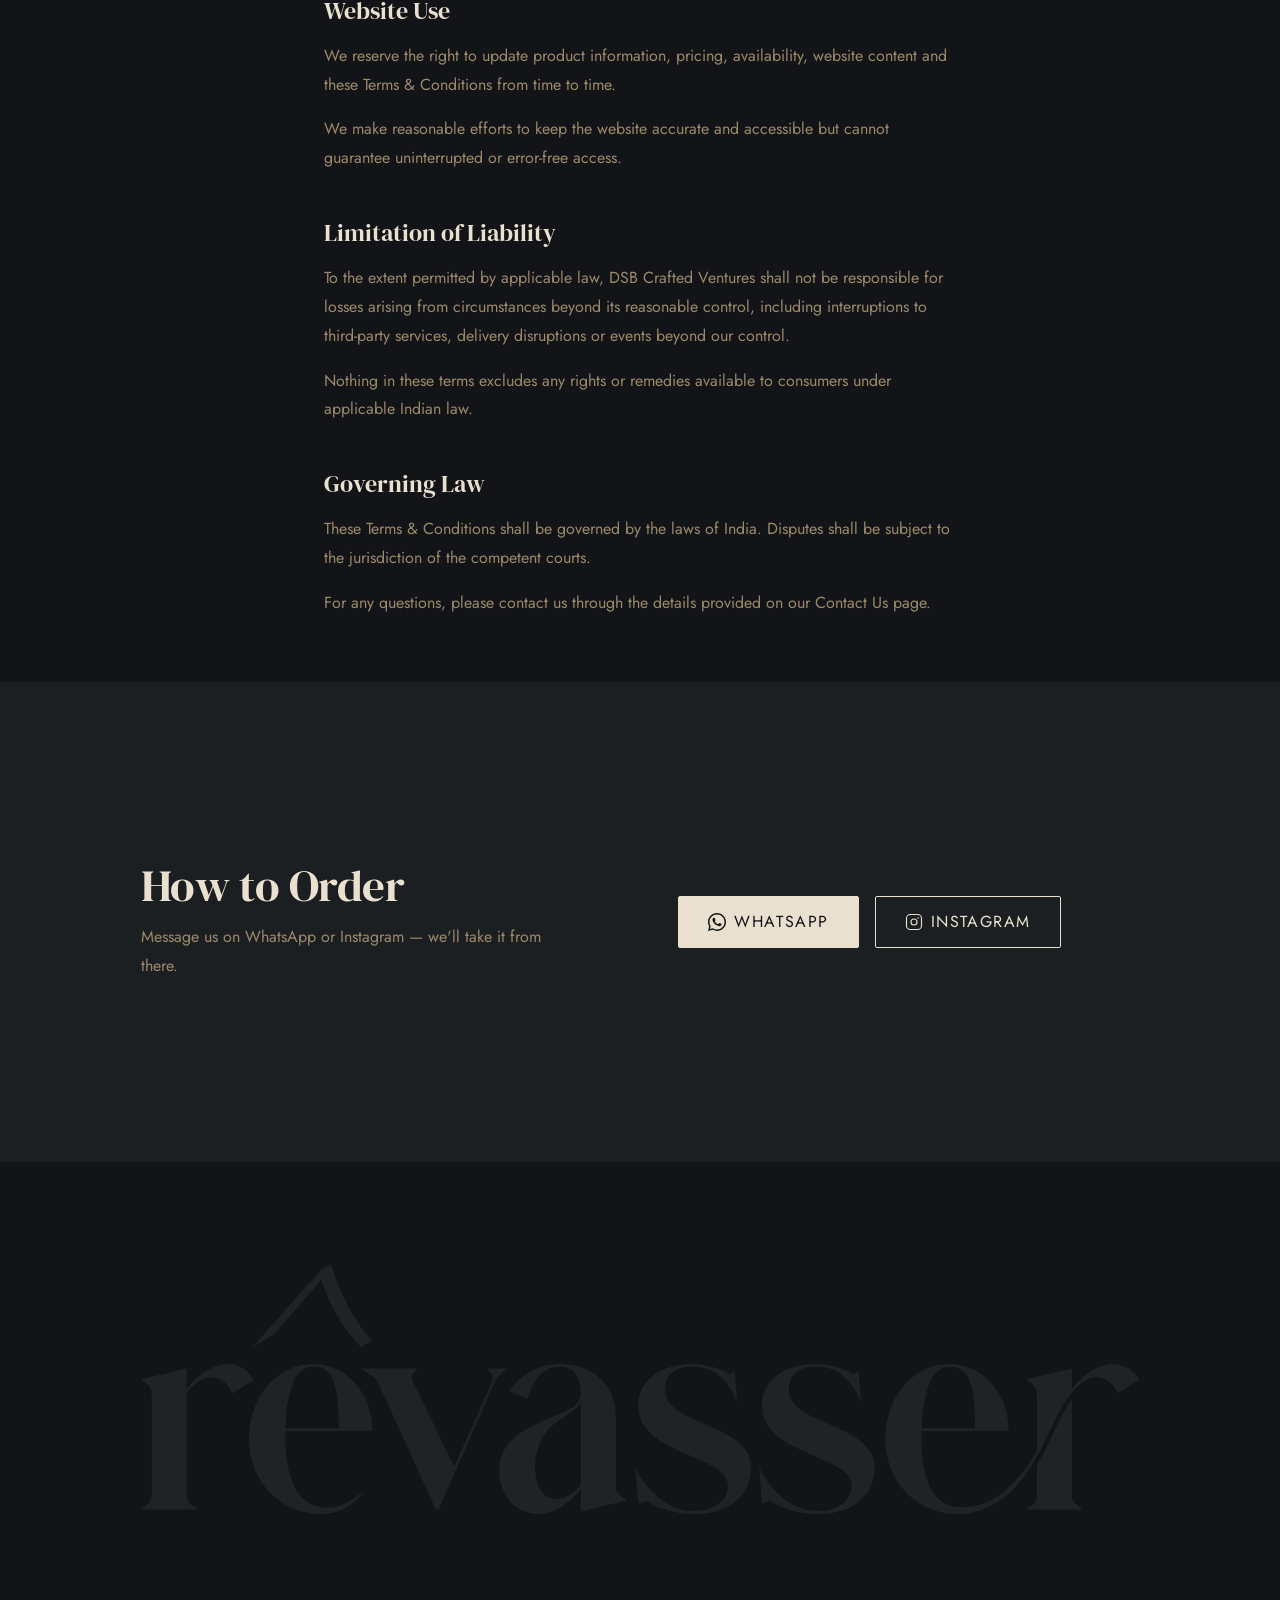
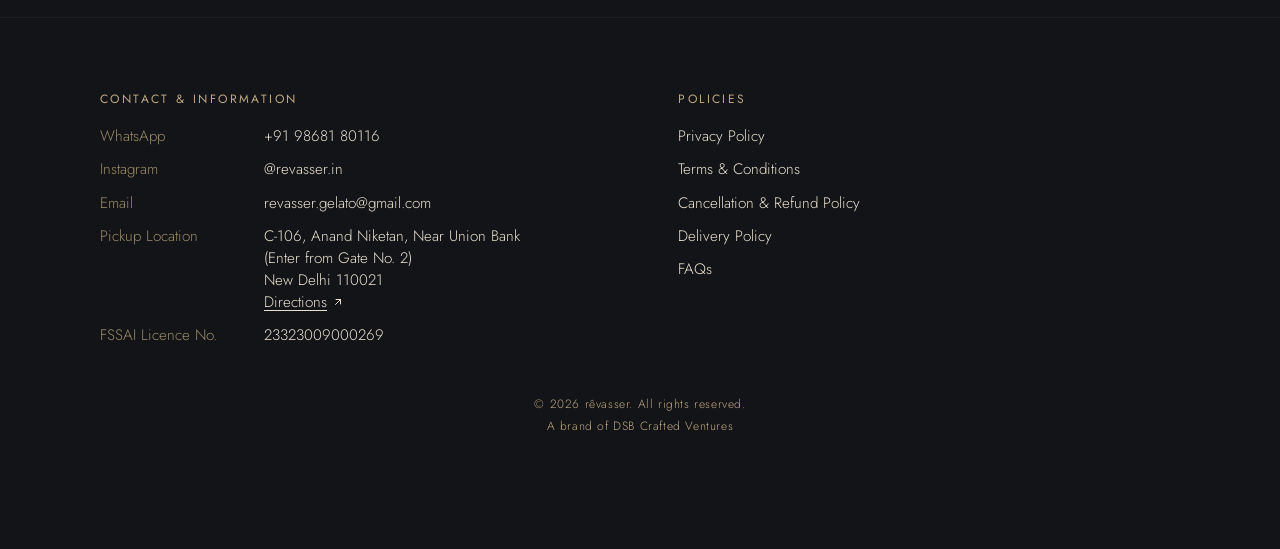
<file: terms.html>
<!DOCTYPE html>
<html lang="en">
<head>
  <meta charset="UTF-8" />
  <meta name="viewport" content="width=device-width, initial-scale=1.0" />
  <title>Terms &amp; Conditions — Rêvasser</title>
  <link rel="preconnect" href="https://fonts.googleapis.com" />
  <link rel="preconnect" href="https://fonts.gstatic.com" crossorigin />
  <link href="https://fonts.googleapis.com/css2?family=DM+Serif+Display:ital@0;1&family=Jost:wght@300;400;500&display=swap" rel="stylesheet" />
  <link rel="stylesheet" href="style.css" />
</head>
<body>

  <!-- NAV -->
  <nav class="nav">
    <a href="index.html" class="nav__logo"><img src="images/brand_logo.svg" alt="Rêvasser" /></a>
    <div class="nav__links" id="nav-links">
      <ul class="nav__links-list">
        <li><a href="index.html">Home</a></li>
        <li><a href="flavours.html">Flavours</a></li>
        <li><a href="gifting.html">Gifting</a></li>
        <li><a href="about.html">About</a></li>
      </ul>
      <div class="nav__links-footer">
        <span class="nav__links-divider" aria-hidden="true"></span>
        <div class="nav__links-ctas">
          <a href="https://wa.me/919868180116" class="btn btn--dark" target="_blank" rel="noopener">
            <svg width="18" height="18" viewBox="0 0 24 24" fill="currentColor" aria-hidden="true"><path d="M17.472 14.382c-.297-.149-1.758-.867-2.03-.967-.273-.099-.471-.148-.67.15-.197.297-.767.966-.94 1.164-.173.199-.347.223-.644.075-.297-.15-1.255-.463-2.39-1.475-.883-.788-1.48-1.761-1.653-2.059-.173-.297-.018-.458.13-.606.134-.133.298-.347.446-.52.149-.174.198-.298.298-.497.099-.198.05-.371-.025-.52-.075-.149-.669-1.612-.916-2.207-.242-.579-.487-.5-.669-.51-.173-.008-.371-.01-.57-.01-.198 0-.52.074-.792.372-.272.297-1.04 1.016-1.04 2.479 0 1.462 1.065 2.875 1.213 3.074.149.198 2.096 3.2 5.077 4.487.709.306 1.262.489 1.694.625.712.227 1.36.195 1.871.118.571-.085 1.758-.719 2.006-1.413.248-.694.248-1.289.173-1.413-.074-.124-.272-.198-.57-.347z"/><path d="M12 0C5.373 0 0 5.373 0 12c0 2.123.555 4.116 1.528 5.845L0 24l6.335-1.507A11.933 11.933 0 0012 24c6.627 0 12-5.373 12-12S18.627 0 12 0zm0 22c-1.885 0-3.652-.49-5.187-1.349l-.371-.217-3.762.895.924-3.653-.24-.384A9.959 9.959 0 012 12C2 6.477 6.477 2 12 2s10 4.477 10 10-4.477 10-10 10z"/></svg>
            WhatsApp
          </a>
          <a href="https://www.instagram.com/revasser.in/" class="btn btn--outline" target="_blank" rel="noopener">
            <svg width="18" height="18" viewBox="0 0 24 24" fill="none" stroke="currentColor" stroke-width="1.5" aria-hidden="true"><rect x="2" y="2" width="20" height="20" rx="5"/><circle cx="12" cy="12" r="4"/><circle cx="17.5" cy="6.5" r="1" fill="currentColor" stroke="none"/></svg>
            Instagram
          </a>
        </div>
      </div>
    </div>
    <div class="nav__actions">
      <a href="#order" class="nav__cta">Order Now</a>
      <button class="nav__toggle" id="nav-toggle" aria-label="Open menu" aria-expanded="false" aria-controls="nav-links">
        <span></span><span></span><span></span>
      </button>
    </div>
  </nav>
  <div class="nav__overlay" id="nav-overlay"></div>

  <main class="legal">
      <article class="legal__doc">
        <h1 class="section-title legal__title">Terms &amp; <em>Conditions</em></h1>
        <p class="legal__updated">Last updated: 15 November 2026</p>
        <p>Welcome to rêvasser. This website is operated by DSB Crafted Ventures, under the brand name rêvasser. By accessing or using this website, you agree to the following Terms &amp; Conditions.</p>
        <h2>Website &amp; Orders</h2>
        <p>This website serves as an introduction to rêvasser and its products. It is not an online ordering or payment platform. All enquiries and orders are currently handled directly through WhatsApp or other communication channels provided on the website.</p>
        <p>Product availability, flavours, pricing, order quantities and delivery arrangements are confirmed individually at the time of ordering. An order is considered confirmed only once the details have been mutually agreed upon.</p>
        <h2>Products &amp; Availability</h2>
        <p>Our gelato is handcrafted in small batches. Consequently, flavour availability may vary from time to time, and all products are subject to availability.</p>
        <p>We make every effort to ensure that product descriptions, photographs and information displayed on the website are accurate. However, minor variations in appearance may occur due to the handcrafted nature of our products and differences in screen displays.</p>
        <p>Ingredients and allergen information are provided to help customers make informed choices. Customers are encouraged to review this information before placing an order.</p>
        <h2>Pricing &amp; Payments</h2>
        <p>All product prices are communicated at the time of ordering. Any applicable packaging and delivery charges will be communicated separately before order confirmation.</p>
        <p>Payments are currently accepted through UPI. Payment instructions will be shared directly during the ordering process.</p>
        <h2>Intellectual Property &amp; Copyright</h2>
        <p>All content on this website, including the rêvasser name, logo, photographs, product descriptions, written content, graphics and overall creative presentation, belongs to DSB Crafted Ventures or is used with appropriate permission.</p>
        <p>No content may be copied, reproduced, distributed, published or commercially used without prior written permission.</p>
        <p>Unauthorised use of our brand identity or original content is prohibited.</p>
        <h2>Website Use</h2>
        <p>We reserve the right to update product information, pricing, availability, website content and these Terms &amp; Conditions from time to time.</p>
        <p>We make reasonable efforts to keep the website accurate and accessible but cannot guarantee uninterrupted or error-free access.</p>
        <h2>Limitation of Liability</h2>
        <p>To the extent permitted by applicable law, DSB Crafted Ventures shall not be responsible for losses arising from circumstances beyond its reasonable control, including interruptions to third-party services, delivery disruptions or events beyond our control.</p>
        <p>Nothing in these terms excludes any rights or remedies available to consumers under applicable Indian law.</p>
        <h2>Governing Law</h2>
        <p>These Terms &amp; Conditions shall be governed by the laws of India. Disputes shall be subject to the jurisdiction of the competent courts.</p>
        <p>For any questions, please contact us through the details provided on our Contact Us page.</p>
      </article>
  </main>

  <!-- ─── HOW TO ORDER ─────────────────────────────────── -->
  <section class="order order--split" id="order">
    <div class="order__inner">
      <header class="order__header">
        <h2 class="section-title">How to Order</h2>
        <p class="body-text">Message us on WhatsApp or Instagram — we'll take it from there.</p>
      </header>

      <div class="order__ctas">
        <a href="https://wa.me/919868180116" class="btn btn--dark" target="_blank" rel="noopener">
          <svg width="18" height="18" viewBox="0 0 24 24" fill="currentColor" aria-hidden="true"><path d="M17.472 14.382c-.297-.149-1.758-.867-2.03-.967-.273-.099-.471-.148-.67.15-.197.297-.767.966-.94 1.164-.173.199-.347.223-.644.075-.297-.15-1.255-.463-2.39-1.475-.883-.788-1.48-1.761-1.653-2.059-.173-.297-.018-.458.13-.606.134-.133.298-.347.446-.52.149-.174.198-.298.298-.497.099-.198.05-.371-.025-.52-.075-.149-.669-1.612-.916-2.207-.242-.579-.487-.5-.669-.51-.173-.008-.371-.01-.57-.01-.198 0-.52.074-.792.372-.272.297-1.04 1.016-1.04 2.479 0 1.462 1.065 2.875 1.213 3.074.149.198 2.096 3.2 5.077 4.487.709.306 1.262.489 1.694.625.712.227 1.36.195 1.871.118.571-.085 1.758-.719 2.006-1.413.248-.694.248-1.289.173-1.413-.074-.124-.272-.198-.57-.347z"/><path d="M12 0C5.373 0 0 5.373 0 12c0 2.123.555 4.116 1.528 5.845L0 24l6.335-1.507A11.933 11.933 0 0012 24c6.627 0 12-5.373 12-12S18.627 0 12 0zm0 22c-1.885 0-3.652-.49-5.187-1.349l-.371-.217-3.762.895.924-3.653-.24-.384A9.959 9.959 0 012 12C2 6.477 6.477 2 12 2s10 4.477 10 10-4.477 10-10 10z"/></svg>
          WhatsApp
        </a>
        <a href="https://www.instagram.com/revasser.in/" class="btn btn--outline" target="_blank" rel="noopener">
          <svg width="18" height="18" viewBox="0 0 24 24" fill="none" stroke="currentColor" stroke-width="1.5" aria-hidden="true"><rect x="2" y="2" width="20" height="20" rx="5"/><circle cx="12" cy="12" r="4"/><circle cx="17.5" cy="6.5" r="1" fill="currentColor" stroke="none"/></svg>
          Instagram
        </a>
      </div>
    </div>
  </section>

  <!-- ─── RÊVASSER BANNER ──────────────────────────────── -->
  <section class="wordmark" aria-hidden="true">
    <img class="wordmark__img" src="images/brand_wordmark.svg" alt="" />
  </section>

  <!-- ─── FOOTER ───────────────────────────────────────── -->
  <footer class="footer">
    <div class="footer__grid">
      <div class="footer__col">
        <h3 class="footer__heading">Contact &amp; Information</h3>
        <ul class="footer__list">
          <li><span class="footer__label">WhatsApp</span><a href="https://wa.me/919868180116" target="_blank" rel="noopener">+91 98681 80116</a></li>
          <li><span class="footer__label">Instagram</span><a href="https://www.instagram.com/revasser.in/" target="_blank" rel="noopener">@revasser.in</a></li>
          <li><span class="footer__label">Email</span><a href="mailto:revasser.gelato@gmail.com">revasser.gelato@gmail.com</a></li>
          <li><span class="footer__label">Pickup Location</span><span>C-106, Anand Niketan, Near Union Bank<br />(Enter from Gate No. 2)<br />New Delhi 110021<br /><a href="https://maps.app.goo.gl/SeJnaY1CPPLuA5N87" target="_blank" class="footer__directions" rel="noopener">Directions<svg aria-hidden="true" width="12" height="12" viewBox="0 0 24 24" fill="none" stroke="currentColor" stroke-width="2" stroke-linecap="round" stroke-linejoin="round"><path d="M7 17 17 7"/><path d="M8 7h9v9"/></svg></a></span></li>
          <li><span class="footer__label">FSSAI Licence No.</span><span>23323009000269</span></li>
        </ul>
      </div>
      <div class="footer__col">
        <h3 class="footer__heading">Policies</h3>
        <ul class="footer__list">
          <li><a href="privacy.html">Privacy Policy</a></li>
          <li><a href="terms.html">Terms &amp; Conditions</a></li>
          <li><a href="cancellation-refund.html">Cancellation &amp; Refund Policy</a></li>
          <li><a href="#">Delivery Policy</a></li>
          <li><a href="index.html#faq">FAQs</a></li>
        </ul>
      </div>
    </div>
    <p class="footer__copy">&copy; 2026 rêvasser. All rights reserved.<br />A brand of DSB Crafted Ventures</p>
  </footer>

  <!-- ─── CHURN BANNER ───────────────────────────────────
       Optional, floating pill ticker. Delete this whole block when
       nothing is currently churning — it sits outside document flow
       (position: fixed), so removing it leaves no gap. Update the
       flavour names below, or remove entries, whenever what's
       churning changes. ─────────── -->
  <div class="churn-banner" id="churn-banner">
    <div class="churn-banner__label">
      <span class="churn-banner__dot" aria-hidden="true"></span>
      Winter Specials
    </div>
    <div class="churn-banner__ticker">
      <div class="churn-banner__track" id="churn-banner-track">
        <span class="churn-banner__item">Cinnamon, Carrot Cake &amp; Toasted Walnuts — ₹800</span>
        <span class="churn-banner__item">Sticky Toffee Pudding with Pecans &amp; Coffee — ₹800</span>
      </div>
    </div>
  </div>

  <script>
    const navToggle = document.getElementById('nav-toggle');
    const navLinks = document.getElementById('nav-links');
    const navOverlay = document.getElementById('nav-overlay');

    function closeMenu() {
      navToggle.setAttribute('aria-expanded', 'false');
      navLinks.classList.remove('is-open');
      navOverlay.classList.remove('is-open');
    }

    navToggle.addEventListener('click', () => {
      const isOpen = navLinks.classList.toggle('is-open');
      navToggle.setAttribute('aria-expanded', String(isOpen));
      navOverlay.classList.toggle('is-open', isOpen);
    });

    navOverlay.addEventListener('click', closeMenu);
    navLinks.querySelectorAll('a').forEach((link) => link.addEventListener('click', closeMenu));

    const testimonials = document.querySelectorAll('#testimonials-carousel .testimonial');
    const testimonialDots = document.querySelectorAll('#testimonials-dots .testimonials__dot');
    if (testimonials.length > 1) {
      let activeIndex = 0;
      let testimonialAutoplay;

      function goToTestimonial(index) {
        testimonials[activeIndex].classList.remove('is-active');
        testimonialDots[activeIndex].classList.remove('is-active');
        activeIndex = index;
        testimonials[activeIndex].classList.add('is-active');
        testimonialDots[activeIndex].classList.add('is-active');
      }

      function startTestimonialAutoplay() {
        testimonialAutoplay = setInterval(() => {
          goToTestimonial((activeIndex + 1) % testimonials.length);
        }, 10000);
      }

      testimonialDots.forEach((dot, index) => {
        dot.addEventListener('click', () => {
          if (index === activeIndex) return;
          goToTestimonial(index);
          clearInterval(testimonialAutoplay);
          startTestimonialAutoplay();
        });
      });

      startTestimonialAutoplay();
    }

    const churnTrack = document.getElementById('churn-banner-track');
    if (churnTrack && churnTrack.children.length > 1) {
      Array.from(churnTrack.children).forEach((item) => churnTrack.appendChild(item.cloneNode(true)));
      churnTrack.classList.add('is-scrolling');
    }
  </script>
</body>
</html>
</file>
<file: style.css>
/* ───────────────────────────────────────────
   TOKENS
─────────────────────────────────────────── */
:root {
  --cream:     #121417;
  --parchment: #1C1F22;
  --sand:      #BFA882;
  --brown:     #D4A843;
  --ink:       #EAE0D0;
  --muted:     #9B8A6A;

  --font-serif: 'DM Serif Display', Georgia, serif;
  --font-sans:  'Jost', system-ui, sans-serif;

  --gap:   clamp(2.5rem, 5vw, 5rem);
  --rail:  clamp(1.5rem, 5vw, 6rem);
}

/* ───────────────────────────────────────────
   RESET
─────────────────────────────────────────── */
*, *::before, *::after { box-sizing: border-box; margin: 0; padding: 0; }

html { scroll-behavior: smooth; overflow-x: hidden; }

body {
  background: var(--cream);
  color: var(--ink);
  font-family: var(--font-sans);
  font-weight: 300;
  -webkit-font-smoothing: antialiased;
  overflow-x: hidden;
}

a { color: inherit; text-decoration: none; }

img { display: block; width: 100%; object-fit: cover; }

/* Images inside fixed-dimension containers need explicit height */
.flavour-card__img-wrap img,
.collage__cell img,
.founder__image-wrap img,
.flavour-detail__media img {
  height: 100%;
  width: 100%;
  object-fit: cover;
  display: block;
}

ul, ol { list-style: none; }

/* ───────────────────────────────────────────
   SHARED TYPE UTILITIES
─────────────────────────────────────────── */
.section-title {
  font-family: var(--font-serif);
  font-weight: 300;
  font-size: clamp(2.5rem, 5vw, 7rem);
  line-height: 1.08;
  letter-spacing: -0.01em;
  color: var(--ink);
}

.section-title em { font-style: normal; color: inherit; }

.body-text {
  font-size: 1rem;
  font-weight: 400;
  line-height: 1.8;
  color: var(--muted);
  max-width: 40ch;
}

/* ───────────────────────────────────────────
   SHARED BUTTONS
─────────────────────────────────────────── */
.btn {
  display: inline-flex;
  align-items: center;
  gap: 0.5rem;
  font-family: var(--font-sans);
  font-size: 1rem;
  font-weight: 400;
  letter-spacing: 0.1em;
  text-transform: uppercase;
  padding: 0.85rem 1.8rem;
  border-radius: 2px;
  transition: background 0.2s, color 0.2s, border-color 0.2s;
  cursor: pointer;
}

.btn--dark {
  background: var(--ink);
  color: var(--cream);
  border: 1px solid var(--ink);
}
.btn--dark:hover { background: var(--brown); border-color: var(--brown); }

.btn--outline {
  background: transparent;
  color: var(--ink);
  border: 1px solid var(--ink);
}
.btn--outline:hover { background: var(--ink); color: var(--cream); }

.btn--ghost {
  background: transparent;
  color: var(--muted);
  border: 1px solid var(--sand);
  font-size: 1rem;
  letter-spacing: 0.06em;
  text-transform: none;
}
.btn--ghost:hover { color: var(--ink); border-color: var(--ink); }

/* ───────────────────────────────────────────
   NAV
─────────────────────────────────────────── */
.nav {
  position: fixed;
  top: 0; left: 0; right: 0;
  z-index: 100;
  display: grid;
  grid-template-columns: 1fr auto 1fr;
  align-items: center;
  padding: 1.5rem var(--rail);
  background: rgba(14, 16, 19, 0.92);
  backdrop-filter: blur(8px);
  border-bottom: 1px solid var(--parchment);
}

.nav__logo {
  justify-self: start;
  font-family: var(--font-serif);
  font-size: 1.5rem;
  font-weight: 400;
  letter-spacing: 0.14em;
  text-transform: lowercase;
  color: var(--ink);
  transition: color 0.3s ease;
}

.nav__logo img {
  display: block;
  width: auto;
  height: 2.75rem;
}

.nav__links {
  display: contents;
}

.nav__links-footer {
  display: none;
}

.nav__links-list {
  justify-self: center;
  display: flex;
  gap: 2.2rem;
}

.nav__links-list a {
  font-size: 1rem;
  font-weight: 400;
  letter-spacing: 0.1em;
  text-transform: uppercase;
  color: var(--muted);
  transition: color 0.2s;
}

.nav__links-list a:hover,
.nav__links-list .nav__active { color: var(--ink); }

.nav__links-list .nav__active { font-weight: 500; }

.nav__actions {
  justify-self: end;
  display: flex;
  align-items: center;
  gap: 1.2rem;
}

.nav__cta {
  display: inline-flex;
  align-items: center;
  font-family: var(--font-sans);
  font-size: 0.75rem;
  font-weight: 500;
  letter-spacing: 0.12em;
  text-transform: uppercase;
  color: var(--cream);
  background: var(--ink);
  border: 1px solid var(--ink);
  border-radius: 2px;
  padding: 0.65rem 1.4rem;
  transition: background 0.2s, border-color 0.2s, color 0.2s;
  white-space: nowrap;
}

.nav__cta:hover {
  background: var(--brown);
  border-color: var(--brown);
}

.nav__toggle {
  display: none;
  flex-direction: column;
  justify-content: center;
  gap: 5px;
  width: 26px;
  height: 20px;
  background: none;
  border: none;
  padding: 0;
  cursor: pointer;
  z-index: 101;
}

.nav__toggle span {
  display: block;
  width: 100%;
  height: 2px;
  background: var(--ink);
  border-radius: 1px;
  transition: transform 0.3s ease, opacity 0.2s ease;
}

.nav__toggle[aria-expanded="true"] span:nth-child(1) { transform: translateY(7px) rotate(45deg); }
.nav__toggle[aria-expanded="true"] span:nth-child(2) { opacity: 0; }
.nav__toggle[aria-expanded="true"] span:nth-child(3) { transform: translateY(-7px) rotate(-45deg); }

.nav__overlay {
  position: fixed;
  inset: 0;
  background: rgba(0, 0, 0, 0.4);
  opacity: 0;
  pointer-events: none;
  transition: opacity 0.3s ease;
  z-index: 99;
}

.nav__overlay.is-open {
  opacity: 1;
  pointer-events: auto;
}

/* ───────────────────────────────────────────
   HERO (shared — homepage & gifting)
─────────────────────────────────────────── */
.hero,
.g-hero,
.f-hero,
.a-hero {
  position: relative;
  width: 100%;
  height: 100svh;
  overflow: hidden;
  display: flex;
  align-items: flex-end;
}

/* Full-bleed background image / placeholder */
.hero__bg {
  position: absolute;
  inset: 0;
  z-index: 0;
}

.hero__bg img {
  width: 100%;
  height: 100%;
  object-fit: cover;
  object-position: center;
  display: block;
}

.hero__bg-placeholder {
  width: 100%;
  height: 100%;
  background: #22262A; /* dark slate placeholder until image is dropped in */
}

/* Gradient overlay for text legibility */
.hero__overlay {
  position: absolute;
  inset: 0;
  z-index: 1;
  background: linear-gradient(
    to top,
    rgba(8, 9, 10, 0.78) 0%,
    rgba(8, 9, 10, 0.28) 50%,
    rgba(8, 9, 10, 0.04) 100%
  );
}

/* Text content — sits above overlay */
.hero__content,
.g-hero__content,
.f-hero__content,
.a-hero__content {
  position: relative;
  z-index: 2;
  padding: 0 var(--rail) clamp(2.5rem, 5vw, 5rem);
  display: flex;
  flex-direction: column;
  align-items: flex-start;
  width: 100%;
  max-width: 72rem;
}

.hero__eyebrow {
  font-size: 0.875rem;
  font-weight: 500;
  letter-spacing: 0.22em;
  text-transform: uppercase;
  color: rgba(255, 255, 255, 0.55);
  margin-bottom: 1.2rem;
}

.hero__title {
  font-family: var(--font-serif);
  font-style: italic;
  font-weight: 400;
  font-size: clamp(4rem, 7vw, 7rem);
  line-height: 1.0;
  letter-spacing: -0.02em;
  color: #FFFFFF;
  margin-bottom: 1.2rem;
}

.hero__title em { font-style: normal; }

.hero__subtitle {
  font-size: 1rem;
  color: rgba(255, 255, 255, 0.65);
  line-height: 1.7;
  margin-bottom: 2.2rem;
  max-width: 44ch;
}

.hero__cta {
  display: inline-block;
  font-size: 0.75rem;
  letter-spacing: 0.18em;
  text-transform: uppercase;
  color: #FFFFFF;
  border-bottom: 1px solid rgba(255, 255, 255, 0.4);
  padding-bottom: 0.3rem;
  width: fit-content;
  transition: border-color 0.25s, opacity 0.25s;
}

.hero__cta:hover { opacity: 0.7; border-color: rgba(255,255,255,0.7); }

/* ───────────────────────────────────────────
   CHURN BANNER (homepage — floating, optional)
   Not part of document flow — safe to delete the HTML block
   entirely with nothing left behind when there's no active churn.
─────────────────────────────────────────── */
.churn-banner {
  position: fixed;
  right: clamp(1rem, 4vw, 2rem);
  bottom: clamp(1rem, 4vw, 2rem);
  z-index: 90;
  display: flex;
  flex-direction: column;
  align-items: flex-start;
  gap: 0.35rem;
  max-width: min(88vw, 20rem);
  background: var(--parchment);
  border: 1px solid var(--sand);
  border-radius: 999px;
  padding: 0.75rem 1.2rem;
  box-shadow: 0 16px 40px rgba(0, 0, 0, 0.45);
  animation: churn-banner-in 0.5s ease both;
  animation-delay: 0.8s;
}

@media (min-width: 901px) {
  .churn-banner {
    gap: 0.5rem;
    padding: 1rem 1.4rem;
  }
}

@keyframes churn-banner-in {
  from { opacity: 0; transform: translateY(14px); }
  to   { opacity: 1; transform: translateY(0); }
}

.churn-banner__label {
  display: flex;
  align-items: center;
  gap: 0.5rem;
  font-family: var(--font-sans);
  font-weight: 500;
  font-size: 0.7rem;
  letter-spacing: 0.14em;
  text-transform: uppercase;
  color: var(--sand);
}

@media (min-width: 901px) {
  .churn-banner__label { font-size: 0.8rem; }
}

.churn-banner__dot {
  flex-shrink: 0;
  width: 7px;
  height: 7px;
  border-radius: 50%;
  background: #8DC98A;
  animation: pulse-dot 2s ease-in-out infinite;
}

.churn-banner__ticker {
  width: 100%;
  overflow: hidden;
  -webkit-mask-image: linear-gradient(to right, transparent, black 12px, black calc(100% - 12px), transparent);
  mask-image: linear-gradient(to right, transparent, black 12px, black calc(100% - 12px), transparent);
}

.churn-banner__track {
  display: flex;
  width: max-content;
  gap: 2rem;
}

.churn-banner__track.is-scrolling {
  animation: churn-ticker 22s linear infinite;
}

.churn-banner__item {
  font-family: var(--font-serif);
  font-size: 1.1rem;
  color: var(--ink);
  letter-spacing: -0.01em;
  white-space: nowrap;
  position: relative;
}

/* Separator dot centred in the gap after each item (every item gets one,
   so the looping ticker stays seamless) */
.churn-banner__track.is-scrolling .churn-banner__item::after {
  content: "";
  position: absolute;
  top: 50%;
  right: -1rem;
  width: 4px;
  height: 4px;
  border-radius: 50%;
  background: var(--sand);
  transform: translate(50%, -50%);
}

@media (min-width: 901px) {
  .churn-banner__item { font-size: 1.35rem; }
}

@keyframes churn-ticker {
  from { transform: translateX(0); }
  to   { transform: translateX(-50%); }
}

/* ───────────────────────────────────────────
   WHAT'S CHURNING
─────────────────────────────────────────── */
.churning {
  position: relative;
  background: var(--ink);
  padding: var(--gap) var(--rail);
  overflow: hidden;
}

.churning__bg {
  position: absolute;
  inset: 0;
  z-index: 0;
}

.churning__bg img {
  width: 100%;
  height: 100%;
  object-fit: cover;
  object-position: center;
  opacity: 0.18;
}

.churning__inner {
  position: relative;
  z-index: 1;
}

.churning__inner {
  display: grid;
  grid-template-columns: 1fr 1fr;
  gap: clamp(3rem, 6vw, 8rem);
  align-items: center;
}

.churning__live {
  display: flex;
  align-items: center;
  gap: 0.55rem;
  font-size: 0.75rem;
  letter-spacing: 0.18em;
  text-transform: uppercase;
  color: var(--brown);
  margin-bottom: 1.4rem;
}

.churning__dot {
  width: 7px;
  height: 7px;
  border-radius: 50%;
  background: #8DC98A;
  animation: pulse-dot 2s ease-in-out infinite;
}

@keyframes pulse-dot {
  0%, 100% { opacity: 1; }
  50%       { opacity: 0.3; }
}

.churning__title {
  font-family: var(--font-serif);
  font-weight: 300;
  font-size: clamp(4rem, 5.5vw, 7rem);
  line-height: 1.0;
  letter-spacing: -0.02em;
  color: var(--cream);
  margin-bottom: 1rem;
}

.churning__title em { font-style: normal; color: inherit; }

.churning__sub {
  font-size: 1rem;
  color: var(--muted);
  line-height: 1.7;
  margin-bottom: 2.4rem;
  max-width: 34ch;
}

.churning__cta {
  display: inline-block;
  font-size: 0.75rem;
  letter-spacing: 0.18em;
  text-transform: uppercase;
  color: var(--cream);
  border-bottom: 1px solid var(--sand);
  padding-bottom: 0.3rem;
  width: fit-content;
  transition: color 0.2s, border-color 0.2s;
}

.churning__cta:hover { color: var(--sand); border-color: var(--cream); }

.churning__list {
  display: flex;
  flex-direction: column;
  gap: 0;
}

.churning__item {
  display: flex;
  align-items: baseline;
  justify-content: space-between;
  padding: 1.4rem 0;
  border-bottom: 1px solid rgba(200, 186, 168, 0.18);
  gap: 1rem;
}

.churning__item:first-child { border-top: 1px solid rgba(200, 186, 168, 0.18); }

.churning__name {
  font-family: var(--font-serif);
  font-size: clamp(1.5rem, 2vw, 2.5rem);
  font-weight: 300;
  color: var(--cream);
  letter-spacing: -0.01em;
}

.churning__avail {
  font-size: 0.75rem;
  letter-spacing: 0.1em;
  text-transform: uppercase;
  color: var(--muted);
  flex-shrink: 0;
}

/* ───────────────────────────────────────────
   FLAVOURS
─────────────────────────────────────────── */
.flavours {
  padding: var(--gap) var(--rail);
}

.flavours__header {
  margin-bottom: clamp(2rem, 4vw, 4rem);
}

.flavours__header .section-title {
  font-size: clamp(2rem, 3.5vw, 3.25rem);
}

/* Carousel */
.flavours__carousel {
  position: relative;
}

.flavours__track {
  display: flex;
  gap: 1.5rem;
  overflow-x: auto;
  scroll-snap-type: x mandatory;
  scroll-padding-left: var(--rail);
  -webkit-overflow-scrolling: touch;
  scrollbar-width: none;
  -ms-overflow-style: none;
}

.flavours__track::-webkit-scrollbar { display: none; }

.flavour-card {
  flex: 0 0 calc((100% - 2.5 * 1.5rem) / 3.5);
  scroll-snap-align: start;
}

.flavour-card__link { display: block; }

.flavour-card__img-wrap {
  position: relative;
  aspect-ratio: 1 / 1;
  overflow: hidden;
  background: var(--parchment);
  margin-bottom: 1rem;
}

.flavour-card__scrim {
  position: absolute;
  inset: 0;
  display: flex;
  align-items: center;
  justify-content: center;
  padding: 1.75rem;
  background: rgba(8, 9, 10, 0.6);
  opacity: 0;
  transition: opacity 0.25s ease;
}

.flavour-card__scrim-tags {
  display: flex;
  flex-direction: column;
  align-items: center;
  gap: 0.2rem;
  font-family: var(--font-sans);
  font-weight: 500;
  font-size: clamp(2.25rem, 4vw, 3.5rem);
  line-height: 1.2;
  color: var(--sand);
  text-align: center;
}

.flavour-card__cta {
  position: absolute;
  left: 50%;
  bottom: 1.5rem;
  transform: translateX(-50%);
  font-size: 0.75rem;
  letter-spacing: 0.18em;
  text-transform: uppercase;
  color: #FFFFFF;
  border-bottom: 1px solid rgba(255, 255, 255, 0.6);
  padding-bottom: 0.25rem;
  white-space: nowrap;
}

@media (hover: hover) {
  .flavour-card__link:hover .flavour-card__scrim { opacity: 1; }
  .flavour-card__tags { display: none; }
}

.flavour-card__name {
  font-family: var(--font-sans);
  font-weight: 500;
  font-size: clamp(1.125rem, 1.9vw, 1.75rem);
  color: var(--ink);
  letter-spacing: 0.01em;
  line-height: 1.3;
}

.flavour-card__tags {
  font-size: 0.9375rem;
  letter-spacing: 0.04em;
  color: var(--muted);
  margin-top: 0.35rem;
}

.flavours__arrows {
  display: flex;
  gap: 0.75rem;
  margin-top: 1.5rem;
}

.flavours__arrow {
  width: 2.6rem;
  height: 2.6rem;
  border-radius: 50%;
  border: 1px solid var(--sand);
  background: transparent;
  color: var(--ink);
  font-size: 1.5rem;
  line-height: 1;
  cursor: pointer;
  transition: background 0.2s, color 0.2s, border-color 0.2s;
}

.flavours__arrow:hover { background: var(--ink); color: var(--cream); border-color: var(--ink); }

.flavours__view-all {
  display: inline-block;
  margin-top: clamp(2rem, 4vw, 3rem);
  margin-bottom: clamp(2rem, 4vw, 4rem);
  color: var(--ink);
  border-bottom-color: var(--sand);
}

.flavours__view-all:hover { opacity: 0.7; }

/* ───────────────────────────────────────────
   GIFTING TEASER ("JUST FOR YOU")
─────────────────────────────────────────── */
.gift-teaser {
  position: relative;
  width: 100%;
  height: 70svh;
  min-height: 32rem;
  overflow: hidden;
  display: flex;
  align-items: center;
  justify-content: center;
  text-align: center;
}

.gift-teaser__bg {
  position: absolute;
  inset: 0;
  z-index: 0;
}

.gift-teaser__bg img {
  width: 100%;
  height: 100%;
  object-fit: cover;
  object-position: center;
}

.gift-teaser__overlay {
  position: absolute;
  inset: 0;
  z-index: 1;
  background: rgba(8, 9, 10, 0.42);
}

.gift-teaser__content {
  position: relative;
  z-index: 2;
  display: flex;
  flex-direction: column;
  align-items: center;
  gap: 1.4rem;
  padding: 0 var(--rail);
}

.gift-teaser__content .hero__eyebrow { color: rgba(255, 255, 255, 0.7); }

.gift-teaser__title {
  color: #FFFFFF;
  font-size: clamp(2.5rem, 4.5vw, 4rem);
}

.gift-teaser__title em { font-style: normal; color: inherit; }

.gift-teaser__content .hero__cta {
  color: #FFFFFF;
  border-bottom-color: rgba(255, 255, 255, 0.4);
}

.gift-teaser__content .hero__cta:hover { border-color: rgba(255, 255, 255, 0.7); }

/* ───────────────────────────────────────────
   HOW TO ORDER
─────────────────────────────────────────── */
.order {
  background: var(--parchment);
  padding: var(--gap) var(--rail);
}

.order__header {
  margin-bottom: clamp(3rem, 5vw, 5rem);
}

.order__header .section-title { margin-bottom: 0.8rem; }

.order__ctas {
  margin-top: clamp(2rem, 4vw, 3rem);
  display: flex;
  gap: 1rem;
  flex-wrap: wrap;
}

/* Home page variant — title/description and CTAs split into two
   columns, sharing the same fluid-margin + max-width rule as the
   "Why rêvasser" section. */
.order--split {
  height: 480px;
  display: flex;
  align-items: center;
  padding-left: clamp(6rem, 11vw, 11rem);
  padding-right: clamp(6rem, 11vw, 11rem);
}

.order--split .order__inner {
  width: 100%;
  max-width: 1080px;
  margin: 0 auto;
  display: grid;
  grid-template-columns: 1fr 1fr;
  gap: clamp(3rem, 6vw, 6rem);
  align-items: center;
}

.order--split .order__header { margin-bottom: 0; }

.order--split .order__header .section-title {
  font-size: clamp(2rem, 3.5vw, 3.25rem);
}

.order--split .order__ctas {
  margin-top: 0;
  flex-direction: row;
  flex-wrap: nowrap;
  align-items: flex-start;
}

/* ───────────────────────────────────────────
   STORAGE & ALLERGENS
─────────────────────────────────────────── */
.allergens {
  padding-top: var(--gap);
  padding-bottom: calc(var(--gap) * 0.7);
  padding-left: clamp(6rem, 11vw, 11rem);
  padding-right: clamp(6rem, 11vw, 11rem);
}

.allergens__inner {
  display: grid;
  grid-template-columns: 1fr;
  padding-top: var(--gap);
  border-top: 1px solid var(--parchment);
  gap: clamp(3rem, 6vw, 5rem);
  max-width: 1080px;
  margin: 0 auto;
}

.storage-row {
  display: flex;
  flex-wrap: nowrap;
  gap: 2rem 1.5rem;
}

.storage-item {
  flex: 1 1 0;
  display: flex;
  flex-direction: column;
  gap: 0.5rem;
}

.storage-item__icon {
  color: var(--sand);
  margin-bottom: 0.2rem;
}

.allergens__heading {
  font-size: 0.75rem;
  letter-spacing: 0.2em;
  text-transform: uppercase;
  color: var(--sand);
  margin-bottom: 1.1rem;
}

.allergens__list {
  display: flex;
  flex-direction: column;
  gap: 1rem;
}

.allergens__group {
  display: flex;
  flex-direction: column;
  gap: 0.3rem;
}

.allergens__label {
  font-size: 1rem;
  color: var(--ink);
}

.allergens__text {
  font-size: 1rem;
  color: var(--muted);
  line-height: 1.6;
}

.allergens__text strong { color: var(--ink); font-weight: 400; }

/* ───────────────────────────────────────────
   RÊVASSER WORDMARK WATERMARK (end of every page)
─────────────────────────────────────────── */
.wordmark {
  padding: clamp(4rem, 8vw, 7rem) var(--rail);
  overflow: hidden;
  text-align: center;
}

.wordmark__img {
  display: block;
  width: min(78vw, 1100px);
  height: auto;
  margin: 0 auto;
  opacity: 0.06;
}

/* ───────────────────────────────────────────
   FOOTER
─────────────────────────────────────────── */
.footer {
  padding: clamp(3rem, 6vw, 4.5rem) var(--rail) 7rem;
  border-top: 1px solid var(--parchment);
}

.footer__grid {
  display: grid;
  grid-template-columns: repeat(auto-fit, minmax(16rem, 1fr));
  gap: 2.5rem clamp(2rem, 6vw, 6rem);
  max-width: 1080px;
  margin: 0 auto 3rem;
}

.footer__heading {
  font-size: 0.75rem;
  font-weight: 400;
  letter-spacing: 0.2em;
  text-transform: uppercase;
  color: var(--sand);
  margin-bottom: 1.1rem;
}

.footer__list {
  list-style: none;
  display: flex;
  flex-direction: column;
  gap: 0.7rem;
  font-size: 0.95rem;
  color: var(--ink);
}

.footer__list li { display: flex; flex-wrap: wrap; gap: 0.2rem 0.75rem; }

.footer__label {
  min-width: 9.5rem;
  color: var(--muted);
}

.footer__list a { transition: color 0.2s ease; }
.footer__list a:hover { color: var(--sand); }
.footer__directions {
  display: inline-flex;
  align-items: center;
  gap: 0.3rem;
  text-decoration: underline;
  text-underline-offset: 3px;
}

/* ───────────────────────────────────────────
   FAQ (home page)
─────────────────────────────────────────── */
.faq {
  padding: var(--gap) var(--rail);
  border-top: 1px solid var(--parchment);
}

.faq__inner {
  max-width: 820px;
  margin: 0 auto;
}

.faq__header { margin-bottom: 2.5rem; }

.faq__group + .faq__group { margin-top: 2.5rem; }

.faq__group-title {
  font-size: 0.75rem;
  font-weight: 400;
  letter-spacing: 0.2em;
  text-transform: uppercase;
  color: var(--sand);
  margin-bottom: 0.5rem;
}

.faq__item { border-bottom: 1px solid var(--parchment); }

.faq__q {
  list-style: none;
  cursor: pointer;
  display: flex;
  justify-content: space-between;
  align-items: center;
  gap: 1.5rem;
  padding: 1.1rem 0;
  font-size: 1.05rem;
  color: var(--ink);
}

.faq__q::-webkit-details-marker { display: none; }

.faq__q::after {
  content: "+";
  font-size: 1.4rem;
  line-height: 1;
  color: var(--sand);
  transition: transform 0.2s ease;
}

.faq__item[open] .faq__q::after { transform: rotate(45deg); }

.faq__a {
  padding-bottom: 1.2rem;
  display: flex;
  flex-direction: column;
  gap: 0.6rem;
  max-width: 65ch;
}

.faq__a a { color: var(--sand); text-decoration: underline; text-underline-offset: 3px; }

.footer__copy {
  text-align: center;
  font-size: 0.75rem;
  letter-spacing: 0.05em;
  line-height: 1.8;
  color: var(--sand);
}

/* ───────────────────────────────────────────
   LEGAL / POLICY PAGES
─────────────────────────────────────────── */
.legal {
  max-width: 760px;
  margin: 0 auto;
  padding: clamp(9rem, 14vw, 12rem) var(--rail) var(--gap);
}

.legal__title {
  font-size: clamp(2.5rem, 5vw, 4rem);
}

.legal__updated {
  margin: 1rem 0 3rem;
  font-size: 0.8125rem;
  letter-spacing: 0.12em;
  text-transform: uppercase;
  color: var(--sand);
}

.legal__doc h2 {
  margin: 2.75rem 0 1rem;
  font-family: var(--font-serif);
  font-weight: 300;
  font-size: 1.5rem;
  line-height: 1.3;
  color: var(--ink);
}

.legal__doc p,
.legal__doc li {
  font-size: 1rem;
  font-weight: 400;
  line-height: 1.8;
  color: var(--muted);
}

.legal__doc p + p,
.legal__doc p + ul,
.legal__doc ul + p { margin-top: 1rem; }

.legal__doc ul { list-style: disc; padding-left: 1.25rem; }
.legal__doc li + li { margin-top: 0.5rem; }
.legal__doc li::marker { color: var(--sand); }

.legal__doc a {
  color: var(--ink);
  text-decoration: underline;
  text-underline-offset: 3px;
}
.legal__doc a:hover { color: var(--sand); }

.legal__doc .legal__contact { list-style: none; padding-left: 0; margin-top: 1rem; }
.legal__contact li { display: flex; flex-wrap: wrap; gap: 0.25rem 1rem; }
.legal__contact span { min-width: 10rem; color: var(--sand); }

.legal__rule {
  margin: clamp(4rem, 8vw, 6rem) 0;
  border: 0;
  height: 1px;
  background: var(--sand);
  opacity: 0.35;
}

.legal__doc { scroll-margin-top: 7rem; }

/* ═══════════════════════════════════════════
   GIFTING PAGE
═══════════════════════════════════════════ */

/* Gifting Hero — centered banner */
.g-hero {
  justify-content: center;
}

.g-hero .hero__bg img { object-position: center 85%; }

.g-hero__content {
  align-items: center;
  text-align: center;
  padding-bottom: clamp(4.5rem, 9vw, 8rem);
}

.g-hero__content .hero__eyebrow {
  font-size: clamp(1rem, 1.5vw, 1.25rem);
}

/* Gifting Hero title — same base as .hero__title but slightly smaller */
.g-hero__title {
  font-family: var(--font-serif);
  font-weight: 400;
  font-size: clamp(4.5rem, 7vw, 8rem);
  line-height: 1.0;
  letter-spacing: -0.02em;
  color: #FFFFFF;
  margin-bottom: 1.2rem;
}

.g-hero__title em { font-style: normal; color: inherit; }

/* ═══════════════════════════════════════════
   FLAVOURS PAGE
═══════════════════════════════════════════ */

.f-hero {
  height: 640px;
  justify-content: center;
}

.f-hero picture {
  display: block;
  height: 100%;
}

.f-hero__content {
  align-items: center;
  text-align: center;
}

.f-hero__title {
  font-family: var(--font-serif);
  font-weight: 400;
  font-size: clamp(2.25rem, 4.5vw, 4rem);
  line-height: 1.2;
  letter-spacing: -0.02em;
  color: #FFFFFF;
  max-width: 34ch;
  margin-bottom: 1.2rem;
}

.f-hero__title em { font-style: normal; color: inherit; }

/* Flavour detail list */
.flavour-detail {
  padding-top: var(--gap);
  padding-bottom: var(--gap);
  padding-left: clamp(6rem, 11vw, 11rem);
  padding-right: clamp(6rem, 11vw, 11rem);
}

.flavour-detail__header {
  max-width: 1080px;
  margin: 0 auto clamp(3rem, 5vw, 5rem);
}

.flavour-detail__header .body-text { max-width: 60ch; margin-top: 1rem; }

.flavour-detail__list {
  max-width: 1080px;
  margin: 0 auto;
  display: flex;
  flex-direction: column;
  gap: clamp(2.5rem, 5vw, 3.5rem);
}

.flavour-detail__item {
  display: flex;
  align-items: flex-start;
  gap: clamp(1.5rem, 3vw, 2.5rem);
}

.flavour-detail__media {
  flex: 0 0 320px;
  aspect-ratio: 1 / 1;
  overflow: hidden;
  background: var(--parchment);
}

.flavour-detail__body {
  display: flex;
  flex-direction: column;
  gap: 0.6rem;
  padding-top: 0.5rem;
}

.flavour-detail__name {
  font-family: var(--font-sans);
  font-weight: 500;
  font-size: clamp(1.5rem, 2.2vw, 2rem);
  color: var(--ink);
  letter-spacing: 0;
  line-height: 1.2;
}

.flavour-detail__tags {
  font-size: 0.8125rem;
  font-weight: 500;
  letter-spacing: 0.1em;
  text-transform: uppercase;
  color: var(--sand);
}

.flavour-detail__note {
  max-width: 60ch;
  margin-top: 0.4rem;
}

.flavour-detail__price {
  margin-top: 0.6rem;
  font-family: var(--font-serif);
  font-size: 1.5rem;
  color: var(--sand);
}

.flavour-detail__price span {
  font-family: var(--font-sans);
  font-size: 0.8rem;
  letter-spacing: 0.1em;
  text-transform: uppercase;
  color: var(--muted);
}

/* ═══════════════════════════════════════════
   ABOUT PAGE
═══════════════════════════════════════════ */

.a-hero__title {
  font-family: var(--font-serif);
  font-weight: 400;
  font-size: clamp(4rem, 6vw, 7rem);
  line-height: 1.0;
  letter-spacing: -0.02em;
  color: #FFFFFF;
  margin-bottom: 1.2rem;
}

.a-hero__title em { font-style: normal; color: inherit; }

/* Visual Collage */
.collage {
  display: grid;
  grid-template-columns: repeat(3, 1fr);
  grid-auto-rows: 22vw;
  grid-auto-flow: dense;
  gap: 0.5rem;
  padding: var(--gap) var(--rail);
  background: var(--parchment);
}

.story--tinted {
  background: var(--parchment);
}

.section-divider {
  background: var(--parchment);
  padding: var(--gap) 0;
}

.section-divider span {
  display: block;
  height: 1px;
  margin: 0 var(--rail);
  background: var(--sand);
  opacity: 0.35;
}

/* Plain inset divider — for use between sections that already share
   the same background, so no background-matching wrapper is needed */
.divider {
  height: 1px;
  margin: var(--gap) var(--rail);
  background: var(--sand);
  opacity: 0.35;
}

.collage__cell {
  background: var(--parchment);
  overflow: hidden;
}

.collage__cell--tall { grid-row: span 2; }

/* Testimonials */
.testimonials {
  min-height: 640px;
  display: flex;
  flex-direction: column;
  align-items: center;
  padding: 6rem var(--rail) 3rem;
  background: var(--parchment);
  overflow: hidden;
}

.testimonials__heading {
  text-align: center;
}

.testimonials__bottom {
  display: flex;
  flex-direction: column;
  align-items: center;
  width: 100%;
  margin-top: auto;
}

.testimonials__carousel {
  position: relative;
  display: grid;
  max-width: 44rem;
  margin: 0 auto;
}

.testimonials__quote-mark {
  position: absolute;
  top: -3rem;
  left: 50%;
  transform: translateX(-50%);
  font-family: var(--font-serif);
  font-size: clamp(14rem, 24vw, 20rem);
  line-height: 1;
  color: var(--sand);
  opacity: 0.16;
  pointer-events: none;
  user-select: none;
  z-index: 0;
}

.testimonial {
  grid-column: 1;
  grid-row: 1;
  position: relative;
  z-index: 1;
  display: flex;
  flex-direction: column;
  align-items: center;
  justify-content: center;
  gap: 1.4rem;
  text-align: center;
  padding-top: 0;
  border-top: none;
  opacity: 0;
  visibility: hidden;
  pointer-events: none;
  transition: opacity 0.5s ease;
}

.testimonial.is-active {
  opacity: 1;
  visibility: visible;
  pointer-events: auto;
}

.testimonials__dots {
  display: flex;
  justify-content: center;
  gap: 0.6rem;
  margin-top: 2.5rem;
}

.testimonials__dot {
  width: 8px;
  height: 8px;
  border-radius: 50%;
  border: none;
  padding: 0;
  background: var(--muted);
  opacity: 0.5;
  cursor: pointer;
  transition: opacity 0.2s ease, background-color 0.2s ease, transform 0.2s ease;
}

.testimonials__dot:hover { opacity: 0.8; }

.testimonials__dot.is-active {
  background: var(--sand);
  opacity: 1;
  transform: scale(1.3);
}

.testimonial__quote {
  font-family: var(--font-serif);
  font-style: normal;
  font-size: clamp(1.35rem, 2.2vw, 1.85rem);
  color: var(--ink);
  line-height: 1.4;
  font-weight: 300;
}

.testimonial__attr {
  font-family: var(--font-sans);
  font-size: 1.125rem;
  letter-spacing: 0.1em;
  color: var(--sand);
  text-transform: uppercase;
}

/* Founder — image + text float together on a compact rounded panel.
   Image bleeds edge-to-edge within its half (side-by-side on desktop,
   full-width strip on top when stacked on mobile). */
.founder {
  padding: var(--gap) var(--rail);
}

.founder__inner {
  display: grid;
  grid-template-columns: 1fr 1fr;
  gap: 0;
  align-items: stretch;
  max-width: 1080px;
  margin: 0 auto;
  background: var(--parchment);
  border-radius: 28px;
  overflow: hidden;
  box-shadow: 0 16px 40px rgba(0, 0, 0, 0.16);
}

.founder__image-wrap {
  aspect-ratio: 4 / 5;
  min-width: 0;
  width: 100%;
  overflow: hidden;
}

.founder__image-wrap img { object-position: center 30%; } /* keep the face in frame when cropped wide */

.founder__text {
  display: flex;
  flex-direction: column;
  gap: 1.4rem;
  padding: clamp(2.5rem, 5vw, 4rem);
  min-width: 0;
}

.founder__story { color: var(--muted); max-width: none; }

.founder__name {
  font-size: clamp(2rem, 3vw, 3rem);
  white-space: nowrap;
}

.founder + .story { border-top: none; }

/* Split screen — full-bleed 50/50: text on the left, photo on the right.
   Stacks with the photo on top on small screens. */
.split {
  display: grid;
  grid-template-columns: 1fr 1fr;
  min-height: clamp(34rem, 90vh, 52rem);
  margin-top: var(--gap);
}

.split__text {
  display: flex;
  flex-direction: column;
  justify-content: center;
  gap: 1.6rem;
  padding: clamp(4rem, 8vw, 8rem) clamp(2rem, 6vw, 7rem);
  min-width: 0;
}

.split__title {
  margin-top: -0.4rem;
  font-size: clamp(2.5rem, 4vw, 4rem);
}

.split__copy {
  color: var(--muted);
  max-width: 34rem;
  line-height: 1.9;
}

.split__media {
  position: relative;
  min-width: 0;
  overflow: hidden;
}

.split__media img {
  position: absolute;
  inset: 0;
  height: 100%;
  object-fit: cover;
  object-position: center 55%; /* keep the cone in frame */
}

@media (max-width: 900px) {
  .split {
    grid-template-columns: 1fr;
    min-height: 0;
  }
  .split__media {
    order: -1;
    aspect-ratio: 4 / 5;
  }
  .split__text { padding: 3.5rem 24px 4.5rem; }
}

/* Story (About Rêvasser) */
.story {
  padding: var(--gap) var(--rail);
  border-top: 1px solid var(--parchment);
}

.story__inner {
  display: grid;
  grid-template-columns: minmax(14rem, 1fr) 2fr;
  gap: clamp(4rem, 6vw, 8rem);
  align-items: start;
}

.story__header,
.story__body {
  min-width: 0;
}

.story__header .section-title {
  margin-top: 0.8rem;
  font-size: clamp(2.5rem, 4vw, 4rem);
  overflow-wrap: break-word;
}

.story__body {
  display: flex;
  flex-direction: column;
  gap: 1.4rem;
}

.story__text { color: var(--muted); max-width: none; }
.story__text strong { color: var(--ink); font-weight: 500; }

/* Wide variant — taller, breezier, more generous side margins and a capped container width */
.story--home {
  padding-top: clamp(6rem, 13vw, 11rem);
  padding-bottom: clamp(6rem, 13vw, 11rem);
  padding-left: clamp(6rem, 11vw, 11rem);
  padding-right: clamp(6rem, 11vw, 11rem);
}

.story--home .story__inner {
  max-width: 1080px;
  margin: 0 auto;
}

.story--home .story__body { gap: 2rem; }
.story--home .story__text { line-height: 1.9; }

/* Definition callout — meaning and pronunciation of rêvasser */
.definition {
  margin-top: 1.5rem;
  padding-top: 1.5rem;
  border-top: 1px solid var(--parchment);
  display: flex;
  flex-direction: column;
  gap: 0.4rem;
}

.definition__word {
  font-family: var(--font-serif);
  font-size: 1.75rem;
  line-height: 1.1;
  color: var(--ink);
}

.definition__say {
  font-size: 0.8rem;
  letter-spacing: 0.18em;
  text-transform: uppercase;
  color: var(--sand);
}

.definition__ipa {
  font-size: 0.85rem;
  color: var(--muted);
}

.definition__meaning {
  margin-top: 0.6rem;
  font-size: 1rem;
  color: var(--ink);
}

.definition__meaning span {
  font-style: italic;
  color: var(--muted);
}

.definition__note {
  font-size: 0.9rem;
  line-height: 1.7;
  color: var(--muted);
}

/* ───────────────────────────────────────────
   RESPONSIVE — TABLET ≤ 900px
─────────────────────────────────────────── */
@media (max-width: 900px) {
  /* Hero — full-screen on all sizes, just reduce font */
  .hero__title { font-size: clamp(4rem, 9vw, 7rem); }
  .g-hero__title { font-size: clamp(4.5rem, 9vw, 8rem); }
  .a-hero__title { font-size: clamp(4rem, 8vw, 7rem); }

  /* Churning */
  .churning__inner { grid-template-columns: 1fr; }

  /* Flavour detail (flavours page) */
  .flavour-detail__item { flex-direction: column; gap: 1.25rem; }
  .flavour-detail__media { flex-basis: auto; width: 100%; }

  /* Storage & Serving — wrap to 2 columns below desktop */
  .storage-row { flex-wrap: wrap; }
  .storage-item { flex: 1 1 calc(50% - 0.75rem); }

  /* Story */
  .story__inner { grid-template-columns: 1fr; gap: 2.5rem; }

  /* Home — How to Order */
  .order--split {
    height: auto;
    display: block;
  }
  .order--split .order__inner { grid-template-columns: 1fr; gap: 0; text-align: center; }
  .order--split .order__header { margin-bottom: clamp(2rem, 4vw, 3rem); }
  .order--split .order__ctas { align-items: center; }

  /* Gifting */
  .collage { grid-auto-rows: 30vw; }
  .founder__inner {
    grid-template-columns: 1fr;
    border-radius: 20px;
    box-shadow: 0 12px 28px rgba(0, 0, 0, 0.14);
  }
  .founder__image-wrap { aspect-ratio: 16 / 9; }
  .founder__text { padding: 2.5rem; }
  .hero__bg-placeholder { background: #22262A; }

  /* Footer */
}

/* ───────────────────────────────────────────
   RESPONSIVE — MOBILE ≤ 560px
─────────────────────────────────────────── */
@media (max-width: 560px) {
  .order--split .order__ctas { flex-direction: column; }

  /* Gifting hero — focus on the gelato tubs */
  .g-hero .hero__bg img { object-position: 64% center; }

  /* Flavours hero — portrait image (cups stacked), title overlaid at the bottom */
  .f-hero {
    height: calc(5rem + 200vw); /* fixed nav + image */
    background: #0C0B0C; /* matches the photo's backdrop */
  }
  .f-hero .hero__bg { top: 5rem; } /* clear the fixed nav */
  .f-hero .hero__bg img {
    object-fit: contain;
    /* feather the photo's side edges into the backdrop */
    -webkit-mask-image: linear-gradient(to right, transparent 17%, #000 27%, #000 73%, transparent 83%);
            mask-image: linear-gradient(to right, transparent 17%, #000 27%, #000 73%, transparent 83%);
  }

  .churn-banner {
    left: 0;
    right: 0;
    margin-left: auto;
    margin-right: auto;
    width: fit-content;
    max-width: min(92vw, 22rem);
  }

  .nav {
    display: flex;
    justify-content: space-between;
  }

  .nav__logo { font-size: 1.15rem; }
  .nav__logo img { height: 2.25rem; }

  .nav__toggle { display: flex; }

  .nav__actions { gap: 1rem; }

  .nav__cta {
    padding: 0.5rem 0.8rem;
    font-size: 0.65rem;
    letter-spacing: 0.06em;
  }

  .nav__links {
    display: flex;
    flex-direction: column;
    position: fixed;
    top: 0;
    right: 0;
    height: 100vh;
    width: 100vw;
    background: var(--cream);
    text-align: center;
    transform: translateX(100%);
    transition: transform 0.35s ease;
    box-shadow: -8px 0 24px rgba(0, 0, 0, 0.15);
    z-index: 100;
  }

  .nav__links.is-open { transform: translateX(0); }

  .nav__links-list {
    flex: 1;
    min-height: 0;
    display: flex;
    flex-direction: column;
    align-items: center;
    justify-content: center;
    gap: 2rem;
    padding: 2rem var(--rail);
  }

  .nav__links-list li { list-style: none; }

  .nav__links-list a { font-size: 2rem; font-weight: 500; color: var(--muted); }

  .nav__links-list a:hover,
  .nav__links-list .nav__active { color: var(--ink); }

  .nav__links-footer {
    display: flex;
    flex-direction: column;
    align-items: center;
    gap: 1.25rem;
    flex-shrink: 0;
    padding: 0 var(--rail) 2.5rem;
  }

  .nav__links-divider {
    display: block;
    width: 100%;
    max-width: 320px;
    height: 1px;
    background: var(--parchment);
  }

  .nav__links-ctas {
    display: flex;
    flex-direction: column;
    gap: 0.75rem;
    width: 100%;
    max-width: 320px;
  }

  .nav__links-ctas .btn {
    justify-content: center;
    width: 100%;
  }

  .hero__title { font-size: 4rem; }
  .g-hero__title { font-size: clamp(4.5rem, 17vw, 6.5rem); }
  .a-hero__title { font-size: clamp(2.5rem, 10vw, 4rem); }

  .story--home { padding-left: 24px; padding-right: 24px; }

  .flavour-detail { padding-left: 24px; padding-right: 24px; }
  .allergens { padding-left: 24px; padding-right: 24px; }
  .storage-row { flex-wrap: wrap; }
  .storage-item { flex: 1 1 100%; }

  .order--split { padding-left: 24px; padding-right: 24px; }

  .founder { padding-left: 24px; padding-right: 24px; }
  .founder__inner {
    border-radius: 16px;
    box-shadow: 0 10px 22px rgba(0, 0, 0, 0.12);
  }
  .founder__text { padding: 2rem 1.5rem; }

  .gift-teaser { height: 60svh; min-height: 26rem; }

  .collage {
    grid-template-columns: 1fr 1fr;
    grid-auto-rows: 46vw;
  }

  /* Churning: stack name + availability on small screens */
  .churning__item {
    flex-direction: column;
    align-items: flex-start;
    gap: 0.3rem;
  }

  /* Flavours carousel: 1.5 cards visible */
  .flavours__track { gap: 1rem; }
  .flavour-card { flex-basis: calc((100% - 0.5 * 1rem) / 1.5); }
}
</file>
